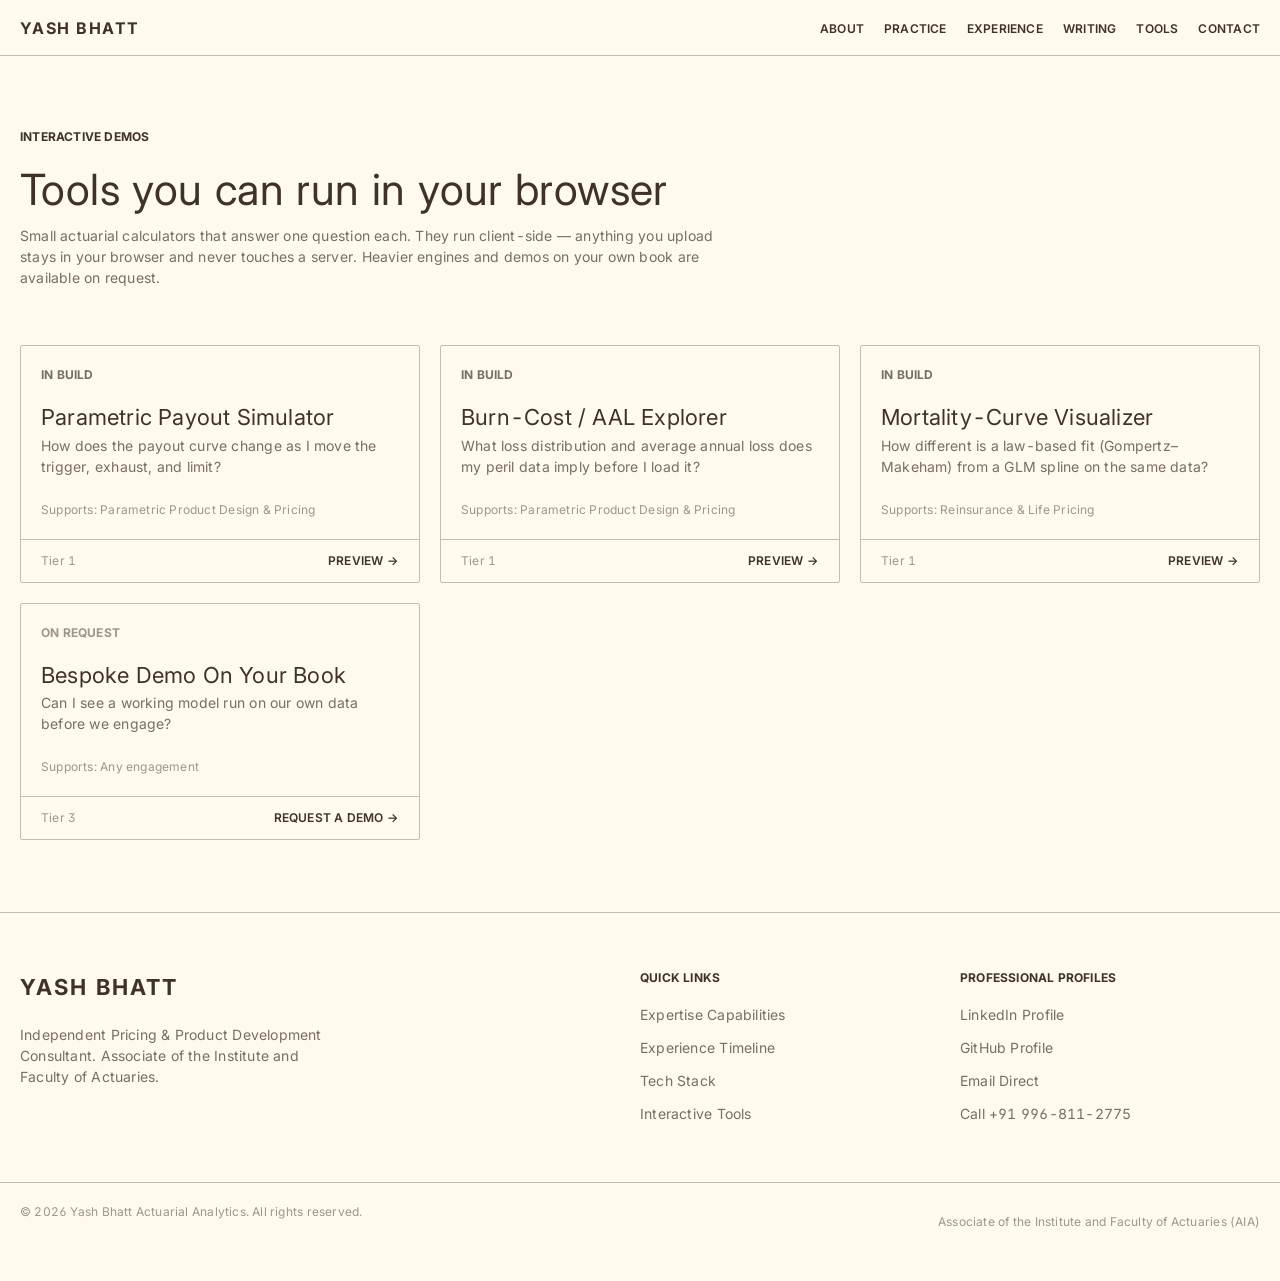
<file: tools/index.html>
<!DOCTYPE html>
<html lang="en">
<head>
  <meta charset="UTF-8">
  <meta name="viewport" content="width=device-width, initial-scale=1.0">
  <meta name="description" content="Interactive actuarial demos by Yash Bhatt — parametric payout simulation, burn-cost/AAL exploration, and mortality-curve fitting. Client-side tools that run in your browser.">
  <title>Tools — Interactive Actuarial Demos | Yash Bhatt</title>

  <!-- CSS Stylesheet Modules -->
  <link rel="stylesheet" href="../css/variables.css?v=2.0">
  <link rel="stylesheet" href="../css/base.css?v=2.0">
  <link rel="stylesheet" href="../css/layout.css?v=2.0">
  <link rel="stylesheet" href="../css/components.css?v=2.0">
  <link rel="stylesheet" href="../css/animations.css?v=2.0">
  <link rel="stylesheet" href="../css/tools.css?v=2.0">
</head>
<body>

  <!-- Header -->
  <header class="header" id="header">
    <div class="container nav">
      <a href="../index.html#hero" class="logo" aria-label="Yash Bhatt Home">
        Yash Bhatt
      </a>

      <nav aria-label="Primary Navigation">
        <ul class="nav-list">
          <li><a href="../index.html#profile" class="nav-link">About</a></li>
          <li><a href="../index.html#about" class="nav-link">Practice</a></li>
          <li><a href="../index.html#experience" class="nav-link">Experience</a></li>
          <li><a href="../index.html#insights" class="nav-link">Writing</a></li>
          <li><a href="index.html" class="nav-link active">Tools</a></li>
          <li><a href="../index.html#contact" class="nav-link">Contact</a></li>
        </ul>
      </nav>

      <button class="menu-btn" id="menuBtn" aria-expanded="false" aria-controls="mobileMenu" aria-label="Open menu">
        <span class="menu-btn-bar"></span>
        <span class="menu-btn-bar"></span>
        <span class="menu-btn-bar"></span>
      </button>
    </div>
  </header>

  <!-- Mobile Overlay Navigation -->
  <div class="mobile-menu" id="mobileMenu">
    <nav aria-label="Mobile Navigation">
      <ul class="mobile-nav-list">
        <li><a href="../index.html#profile" class="mobile-nav-link">About</a></li>
        <li><a href="../index.html#about" class="mobile-nav-link">Practice</a></li>
        <li><a href="../index.html#experience" class="mobile-nav-link">Experience</a></li>
        <li><a href="../index.html#insights" class="mobile-nav-link">Writing</a></li>
        <li><a href="index.html" class="mobile-nav-link">Tools</a></li>
        <li><a href="../index.html#contact" class="mobile-nav-link">Contact</a></li>
      </ul>
    </nav>
  </div>

  <main style="padding-top: var(--header-height);">
    <section class="section" id="tools">
      <div class="container">
        <div style="max-width: 720px; margin-bottom: var(--spacing-xl);">
          <span class="section-label">Interactive demos</span>
          <h1 style="font-size: var(--font-size-xxl); margin-block: var(--spacing-xs) var(--spacing-sm);">Tools you can run in your browser</h1>
          <p style="color: var(--color-text-secondary);">
            Small actuarial calculators that answer one question each. They run client-side —
            anything you upload stays in your browser and never touches a server. Heavier engines
            and demos on your own book are available on request.
          </p>
        </div>

        <!-- Grid is rendered from tools.json by tools.js -->
        <div class="grid grid-3" id="tools-grid">
          <noscript>
            <p style="color: var(--color-text-secondary);">
              These tools need JavaScript. Meanwhile, you can
              <a href="../index.html#contact" class="btn-link">request a demo</a>.
            </p>
          </noscript>
        </div>
      </div>
    </section>
  </main>

  <!-- Footer Section -->
  <footer class="footer">
    <div class="container footer-grid grid">
      <div class="footer-brand">
        <a href="../index.html#hero" class="logo" style="font-size: var(--font-size-md);">
          YASH BHATT
        </a>
        <p class="footer-brand-text">
          Independent Pricing & Product Development Consultant. Associate of the Institute and Faculty of Actuaries.
        </p>
      </div>

      <div>
        <h3 class="footer-links-title">Quick Links</h3>
        <ul class="footer-links-list">
          <li><a href="../index.html#about" class="footer-link">Expertise Capabilities</a></li>
          <li><a href="../index.html#experience" class="footer-link">Experience Timeline</a></li>
          <li><a href="../index.html#skills" class="footer-link">Tech Stack</a></li>
          <li><a href="index.html" class="footer-link">Interactive Tools</a></li>
        </ul>
      </div>

      <div>
        <h3 class="footer-links-title">Professional Profiles</h3>
        <ul class="footer-links-list">
          <li><a href="https://linkedin.com/in/yashbhatt28" class="footer-link" target="_blank" rel="noopener">LinkedIn Profile</a></li>
          <li><a href="https://github.com/yash-bhatt" class="footer-link" target="_blank" rel="noopener">GitHub Profile</a></li>
          <li><a href="mailto:b.yash289@gmail.com" class="footer-link">Email Direct</a></li>
          <li><a href="tel:+919968112775" class="footer-link">Call +91 996-811-2775</a></li>
        </ul>
      </div>
    </div>

    <div class="container footer-bottom">
      <p>&copy; <span id="currentYear">2026</span> Yash Bhatt Actuarial Analytics. All rights reserved.</p>
      <p>Associate of the Institute and Faculty of Actuaries (AIA)</p>
    </div>
  </footer>

  <!-- Scripts -->
  <script src="../js/main.js?v=2.0"></script>
  <script src="../js/scroll-effects.js?v=2.0"></script>
  <script src="tools.js?v=1.0"></script>
</body>
</html>
</file>
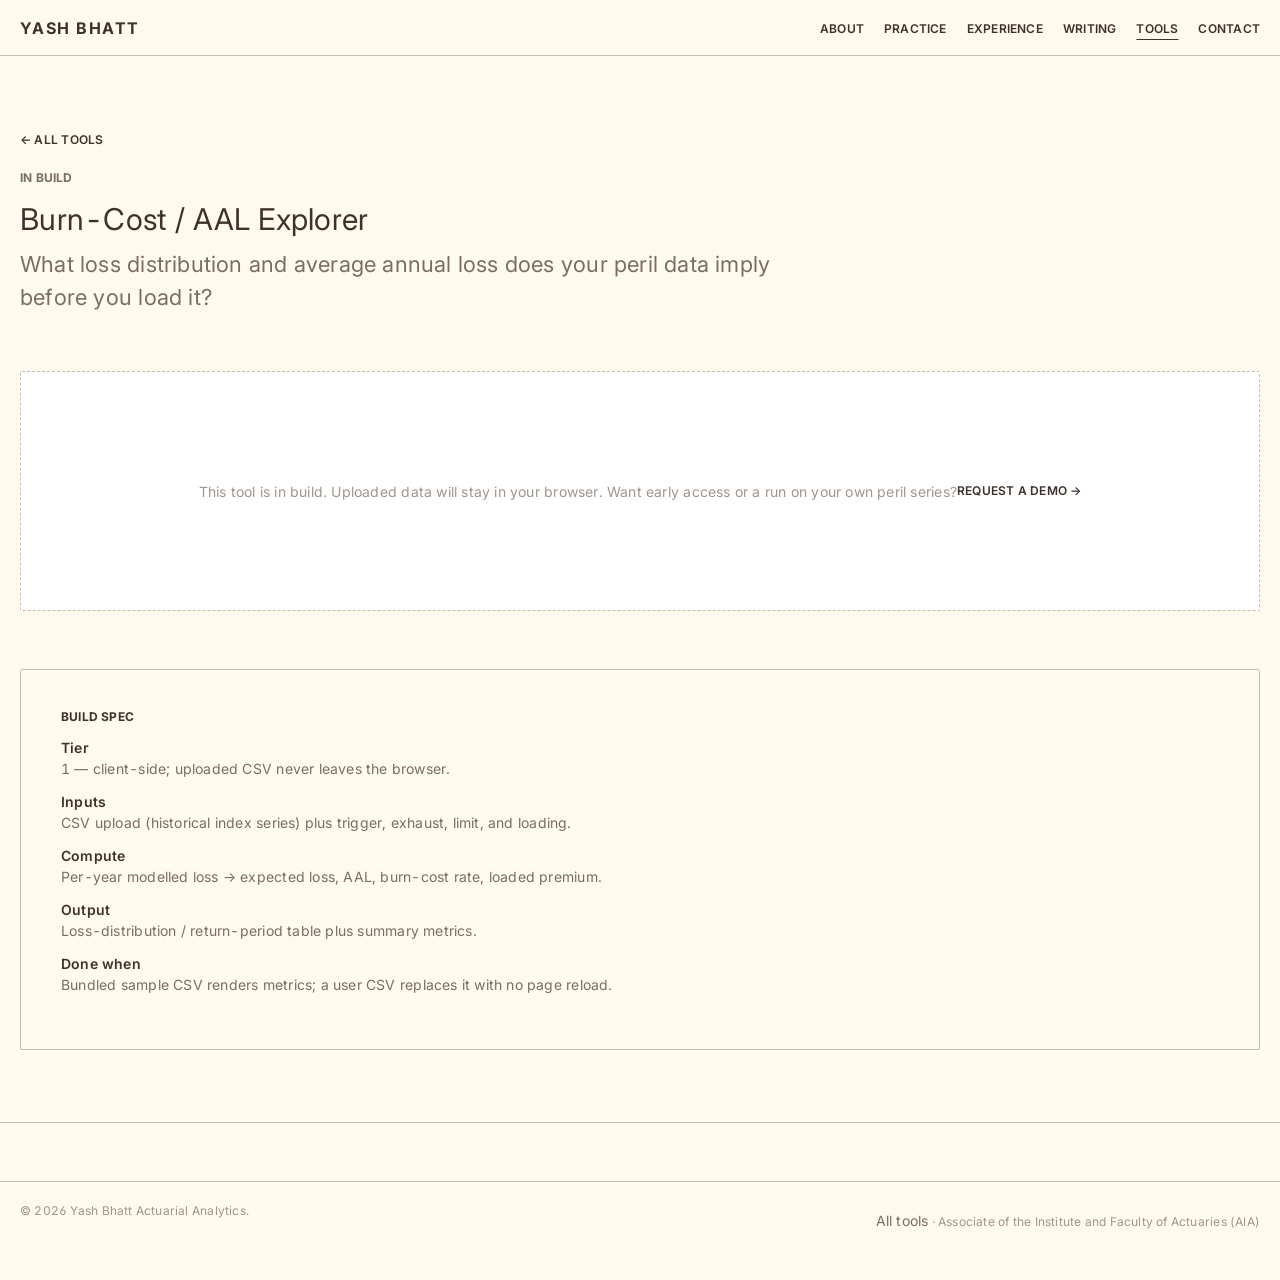
<file: tools/burn-cost-aal-explorer/index.html>
<!DOCTYPE html>
<html lang="en">
<head>
  <meta charset="UTF-8">
  <meta name="viewport" content="width=device-width, initial-scale=1.0">
  <meta name="description" content="Burn-Cost / AAL Explorer — see the loss distribution and average annual loss your peril data implies. An interactive actuarial tool by Yash Bhatt.">
  <title>Burn-Cost / AAL Explorer — Actuarial Tool | Yash Bhatt</title>

  <link rel="stylesheet" href="../../css/variables.css?v=2.0">
  <link rel="stylesheet" href="../../css/base.css?v=2.0">
  <link rel="stylesheet" href="../../css/layout.css?v=2.0">
  <link rel="stylesheet" href="../../css/components.css?v=2.0">
  <link rel="stylesheet" href="../../css/animations.css?v=2.0">
  <link rel="stylesheet" href="../../css/tools.css?v=2.0">
</head>
<body>

  <!-- Header -->
  <header class="header" id="header">
    <div class="container nav">
      <a href="../../index.html#hero" class="logo" aria-label="Yash Bhatt Home">
        Yash Bhatt
      </a>

      <nav aria-label="Primary Navigation">
        <ul class="nav-list">
          <li><a href="../../index.html#profile" class="nav-link">About</a></li>
          <li><a href="../../index.html#about" class="nav-link">Practice</a></li>
          <li><a href="../../index.html#experience" class="nav-link">Experience</a></li>
          <li><a href="../../index.html#insights" class="nav-link">Writing</a></li>
          <li><a href="../index.html" class="nav-link active">Tools</a></li>
          <li><a href="../../index.html#contact" class="nav-link">Contact</a></li>
        </ul>
      </nav>

      <button class="menu-btn" id="menuBtn" aria-expanded="false" aria-controls="mobileMenu" aria-label="Open menu">
        <span class="menu-btn-bar"></span>
        <span class="menu-btn-bar"></span>
        <span class="menu-btn-bar"></span>
      </button>
    </div>
  </header>

  <!-- Mobile Overlay Navigation -->
  <div class="mobile-menu" id="mobileMenu">
    <nav aria-label="Mobile Navigation">
      <ul class="mobile-nav-list">
        <li><a href="../../index.html#profile" class="mobile-nav-link">About</a></li>
        <li><a href="../../index.html#about" class="mobile-nav-link">Practice</a></li>
        <li><a href="../../index.html#experience" class="mobile-nav-link">Experience</a></li>
        <li><a href="../../index.html#insights" class="mobile-nav-link">Writing</a></li>
        <li><a href="../index.html" class="mobile-nav-link">Tools</a></li>
        <li><a href="../../index.html#contact" class="mobile-nav-link">Contact</a></li>
      </ul>
    </nav>
  </div>

  <main style="padding-top: var(--header-height);">
    <section class="section">
      <div class="container">
        <p style="margin-bottom: var(--spacing-md);"><a href="../index.html" class="btn-link">← All tools</a></p>

        <div class="tool-hero">
          <span class="tool-status tool-status--in-build tool-hero-status">In build</span>
          <h1 style="font-size: var(--font-size-xl);">Burn-Cost / AAL Explorer</h1>
          <p style="color: var(--color-text-secondary); font-size: var(--font-size-md);">What loss distribution and average annual loss does your peril data imply before you load it?</p>
        </div>

        <div id="tool-root">
          This tool is in build. Uploaded data will stay in your browser. Want early access or a run on your own peril series?
          <a href="../../index.html#contact" class="btn-link">Request a demo →</a>
        </div>

        <div class="tool-spec">
          <h2>Build spec</h2>
          <dl>
            <dt>Tier</dt><dd>1 — client-side; uploaded CSV never leaves the browser.</dd>
            <dt>Inputs</dt><dd>CSV upload (historical index series) plus trigger, exhaust, limit, and loading.</dd>
            <dt>Compute</dt><dd>Per-year modelled loss → expected loss, AAL, burn-cost rate, loaded premium.</dd>
            <dt>Output</dt><dd>Loss-distribution / return-period table plus summary metrics.</dd>
            <dt>Done when</dt><dd>Bundled sample CSV renders metrics; a user CSV replaces it with no page reload.</dd>
          </dl>
        </div>
      </div>
    </section>
  </main>

  <footer class="footer">
    <div class="container footer-bottom">
      <p>&copy; <span id="currentYear">2026</span> Yash Bhatt Actuarial Analytics.</p>
      <p><a href="../index.html" class="footer-link">All tools</a> · Associate of the Institute and Faculty of Actuaries (AIA)</p>
    </div>
  </footer>

  <script src="../../js/main.js?v=2.0"></script>
  <script src="../../js/scroll-effects.js?v=2.0"></script>
  <script src="tool.js?v=1.0"></script>
</body>
</html>
</file>
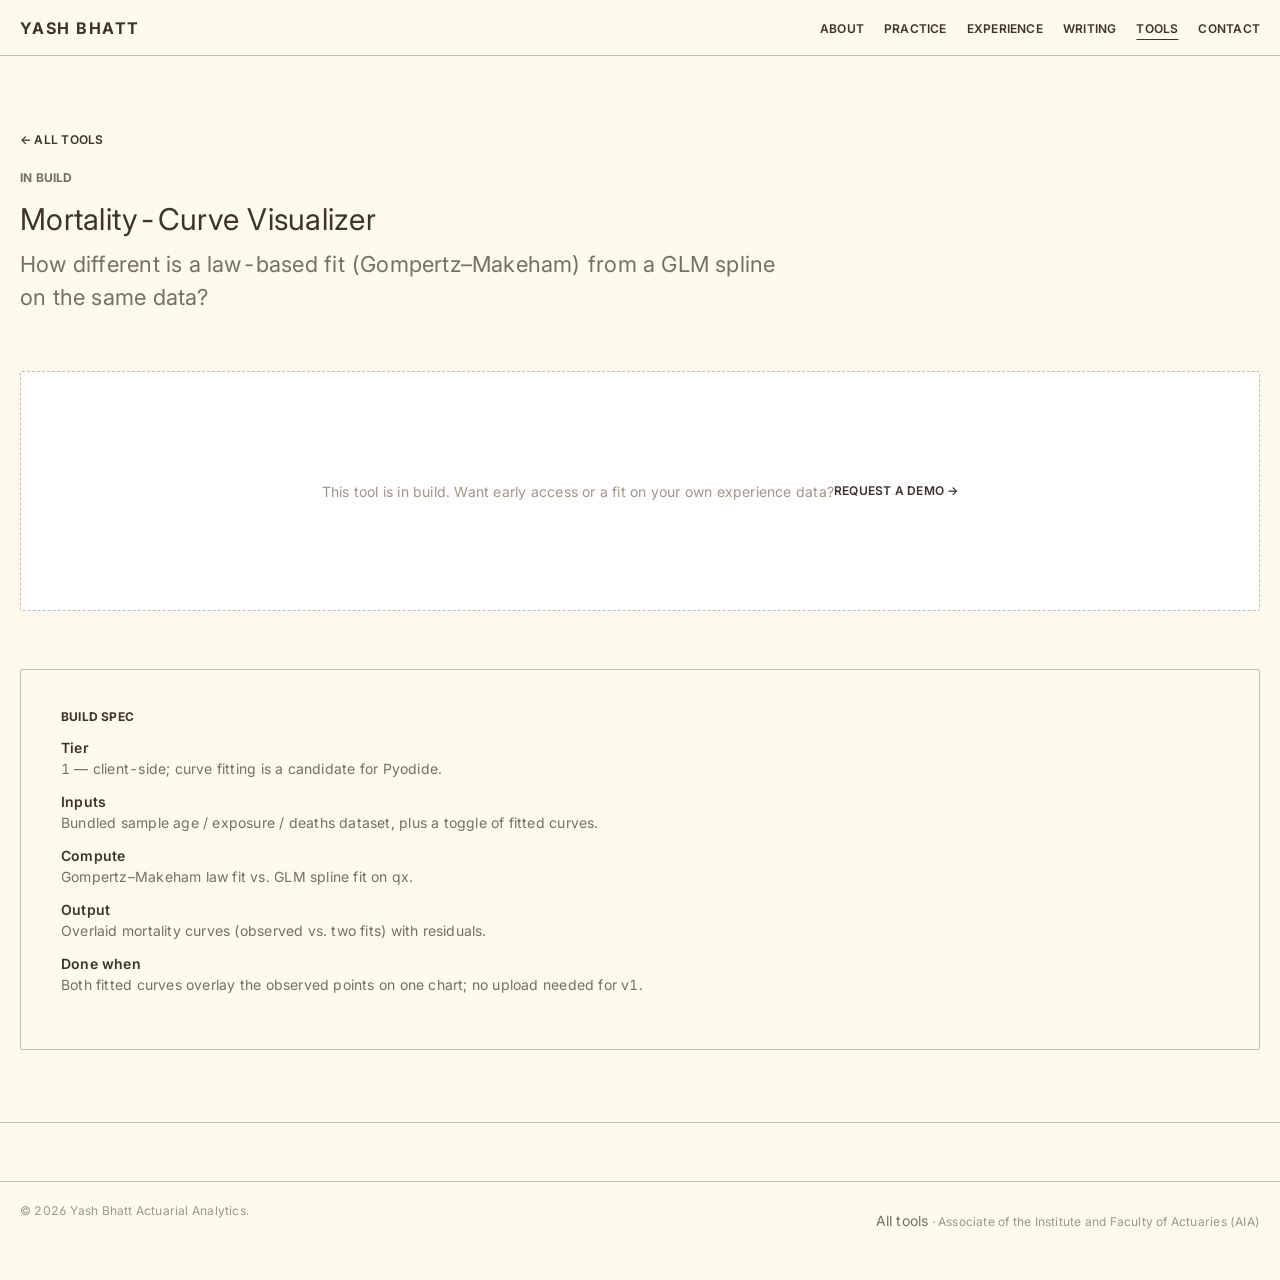
<file: tools/mortality-curve-visualizer/index.html>
<!DOCTYPE html>
<html lang="en">
<head>
  <meta charset="UTF-8">
  <meta name="viewport" content="width=device-width, initial-scale=1.0">
  <meta name="description" content="Mortality-Curve Visualizer — compare a law-based fit (Gompertz–Makeham) with a GLM spline on the same data. An interactive actuarial tool by Yash Bhatt.">
  <title>Mortality-Curve Visualizer — Actuarial Tool | Yash Bhatt</title>

  <link rel="stylesheet" href="../../css/variables.css?v=2.0">
  <link rel="stylesheet" href="../../css/base.css?v=2.0">
  <link rel="stylesheet" href="../../css/layout.css?v=2.0">
  <link rel="stylesheet" href="../../css/components.css?v=2.0">
  <link rel="stylesheet" href="../../css/animations.css?v=2.0">
  <link rel="stylesheet" href="../../css/tools.css?v=2.0">
</head>
<body>

  <!-- Header -->
  <header class="header" id="header">
    <div class="container nav">
      <a href="../../index.html#hero" class="logo" aria-label="Yash Bhatt Home">
        Yash Bhatt
      </a>

      <nav aria-label="Primary Navigation">
        <ul class="nav-list">
          <li><a href="../../index.html#profile" class="nav-link">About</a></li>
          <li><a href="../../index.html#about" class="nav-link">Practice</a></li>
          <li><a href="../../index.html#experience" class="nav-link">Experience</a></li>
          <li><a href="../../index.html#insights" class="nav-link">Writing</a></li>
          <li><a href="../index.html" class="nav-link active">Tools</a></li>
          <li><a href="../../index.html#contact" class="nav-link">Contact</a></li>
        </ul>
      </nav>

      <button class="menu-btn" id="menuBtn" aria-expanded="false" aria-controls="mobileMenu" aria-label="Open menu">
        <span class="menu-btn-bar"></span>
        <span class="menu-btn-bar"></span>
        <span class="menu-btn-bar"></span>
      </button>
    </div>
  </header>

  <!-- Mobile Overlay Navigation -->
  <div class="mobile-menu" id="mobileMenu">
    <nav aria-label="Mobile Navigation">
      <ul class="mobile-nav-list">
        <li><a href="../../index.html#profile" class="mobile-nav-link">About</a></li>
        <li><a href="../../index.html#about" class="mobile-nav-link">Practice</a></li>
        <li><a href="../../index.html#experience" class="mobile-nav-link">Experience</a></li>
        <li><a href="../../index.html#insights" class="mobile-nav-link">Writing</a></li>
        <li><a href="../index.html" class="mobile-nav-link">Tools</a></li>
        <li><a href="../../index.html#contact" class="mobile-nav-link">Contact</a></li>
      </ul>
    </nav>
  </div>

  <main style="padding-top: var(--header-height);">
    <section class="section">
      <div class="container">
        <p style="margin-bottom: var(--spacing-md);"><a href="../index.html" class="btn-link">← All tools</a></p>

        <div class="tool-hero">
          <span class="tool-status tool-status--in-build tool-hero-status">In build</span>
          <h1 style="font-size: var(--font-size-xl);">Mortality-Curve Visualizer</h1>
          <p style="color: var(--color-text-secondary); font-size: var(--font-size-md);">How different is a law-based fit (Gompertz–Makeham) from a GLM spline on the same data?</p>
        </div>

        <div id="tool-root">
          This tool is in build. Want early access or a fit on your own experience data?
          <a href="../../index.html#contact" class="btn-link">Request a demo →</a>
        </div>

        <div class="tool-spec">
          <h2>Build spec</h2>
          <dl>
            <dt>Tier</dt><dd>1 — client-side; curve fitting is a candidate for Pyodide.</dd>
            <dt>Inputs</dt><dd>Bundled sample age / exposure / deaths dataset, plus a toggle of fitted curves.</dd>
            <dt>Compute</dt><dd>Gompertz–Makeham law fit vs. GLM spline fit on qx.</dd>
            <dt>Output</dt><dd>Overlaid mortality curves (observed vs. two fits) with residuals.</dd>
            <dt>Done when</dt><dd>Both fitted curves overlay the observed points on one chart; no upload needed for v1.</dd>
          </dl>
        </div>
      </div>
    </section>
  </main>

  <footer class="footer">
    <div class="container footer-bottom">
      <p>&copy; <span id="currentYear">2026</span> Yash Bhatt Actuarial Analytics.</p>
      <p><a href="../index.html" class="footer-link">All tools</a> · Associate of the Institute and Faculty of Actuaries (AIA)</p>
    </div>
  </footer>

  <script src="../../js/main.js?v=2.0"></script>
  <script src="../../js/scroll-effects.js?v=2.0"></script>
  <script src="tool.js?v=1.0"></script>
</body>
</html>
</file>
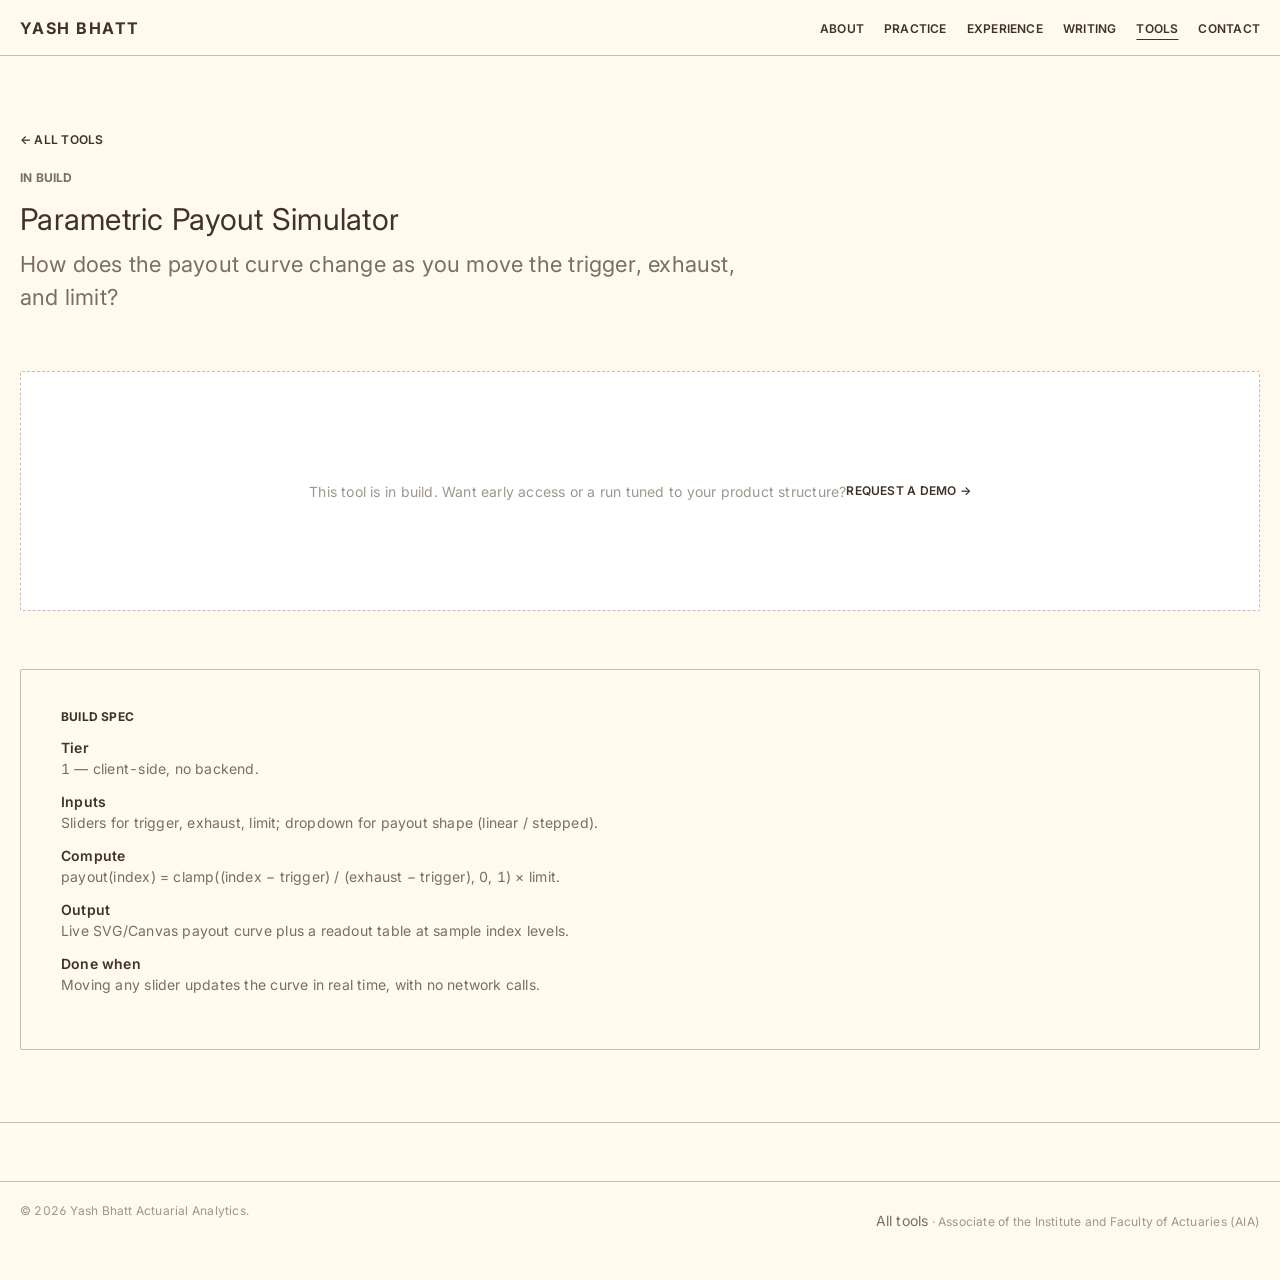
<file: tools/parametric-payout-simulator/index.html>
<!DOCTYPE html>
<html lang="en">
<head>
  <meta charset="UTF-8">
  <meta name="viewport" content="width=device-width, initial-scale=1.0">
  <meta name="description" content="Parametric Payout Simulator — see how the payout curve changes as you move the trigger, exhaust, and limit. An interactive actuarial tool by Yash Bhatt.">
  <title>Parametric Payout Simulator — Actuarial Tool | Yash Bhatt</title>

  <link rel="stylesheet" href="../../css/variables.css?v=2.0">
  <link rel="stylesheet" href="../../css/base.css?v=2.0">
  <link rel="stylesheet" href="../../css/layout.css?v=2.0">
  <link rel="stylesheet" href="../../css/components.css?v=2.0">
  <link rel="stylesheet" href="../../css/animations.css?v=2.0">
  <link rel="stylesheet" href="../../css/tools.css?v=2.0">
</head>
<body>

  <!-- Header -->
  <header class="header" id="header">
    <div class="container nav">
      <a href="../../index.html#hero" class="logo" aria-label="Yash Bhatt Home">
        Yash Bhatt
      </a>

      <nav aria-label="Primary Navigation">
        <ul class="nav-list">
          <li><a href="../../index.html#profile" class="nav-link">About</a></li>
          <li><a href="../../index.html#about" class="nav-link">Practice</a></li>
          <li><a href="../../index.html#experience" class="nav-link">Experience</a></li>
          <li><a href="../../index.html#insights" class="nav-link">Writing</a></li>
          <li><a href="../index.html" class="nav-link active">Tools</a></li>
          <li><a href="../../index.html#contact" class="nav-link">Contact</a></li>
        </ul>
      </nav>

      <button class="menu-btn" id="menuBtn" aria-expanded="false" aria-controls="mobileMenu" aria-label="Open menu">
        <span class="menu-btn-bar"></span>
        <span class="menu-btn-bar"></span>
        <span class="menu-btn-bar"></span>
      </button>
    </div>
  </header>

  <!-- Mobile Overlay Navigation -->
  <div class="mobile-menu" id="mobileMenu">
    <nav aria-label="Mobile Navigation">
      <ul class="mobile-nav-list">
        <li><a href="../../index.html#profile" class="mobile-nav-link">About</a></li>
        <li><a href="../../index.html#about" class="mobile-nav-link">Practice</a></li>
        <li><a href="../../index.html#experience" class="mobile-nav-link">Experience</a></li>
        <li><a href="../../index.html#insights" class="mobile-nav-link">Writing</a></li>
        <li><a href="../index.html" class="mobile-nav-link">Tools</a></li>
        <li><a href="../../index.html#contact" class="mobile-nav-link">Contact</a></li>
      </ul>
    </nav>
  </div>

  <main style="padding-top: var(--header-height);">
    <section class="section">
      <div class="container">
        <p style="margin-bottom: var(--spacing-md);"><a href="../index.html" class="btn-link">← All tools</a></p>

        <div class="tool-hero">
          <span class="tool-status tool-status--in-build tool-hero-status">In build</span>
          <h1 style="font-size: var(--font-size-xl);">Parametric Payout Simulator</h1>
          <p style="color: var(--color-text-secondary); font-size: var(--font-size-md);">How does the payout curve change as you move the trigger, exhaust, and limit?</p>
        </div>

        <div id="tool-root">
          This tool is in build. Want early access or a run tuned to your product structure?
          <a href="../../index.html#contact" class="btn-link">Request a demo →</a>
        </div>

        <div class="tool-spec">
          <h2>Build spec</h2>
          <dl>
            <dt>Tier</dt><dd>1 — client-side, no backend.</dd>
            <dt>Inputs</dt><dd>Sliders for trigger, exhaust, limit; dropdown for payout shape (linear / stepped).</dd>
            <dt>Compute</dt><dd>payout(index) = clamp((index − trigger) / (exhaust − trigger), 0, 1) × limit.</dd>
            <dt>Output</dt><dd>Live SVG/Canvas payout curve plus a readout table at sample index levels.</dd>
            <dt>Done when</dt><dd>Moving any slider updates the curve in real time, with no network calls.</dd>
          </dl>
        </div>
      </div>
    </section>
  </main>

  <footer class="footer">
    <div class="container footer-bottom">
      <p>&copy; <span id="currentYear">2026</span> Yash Bhatt Actuarial Analytics.</p>
      <p><a href="../index.html" class="footer-link">All tools</a> · Associate of the Institute and Faculty of Actuaries (AIA)</p>
    </div>
  </footer>

  <script src="../../js/main.js?v=2.0"></script>
  <script src="../../js/scroll-effects.js?v=2.0"></script>
  <script src="tool.js?v=1.0"></script>
</body>
</html>
</file>
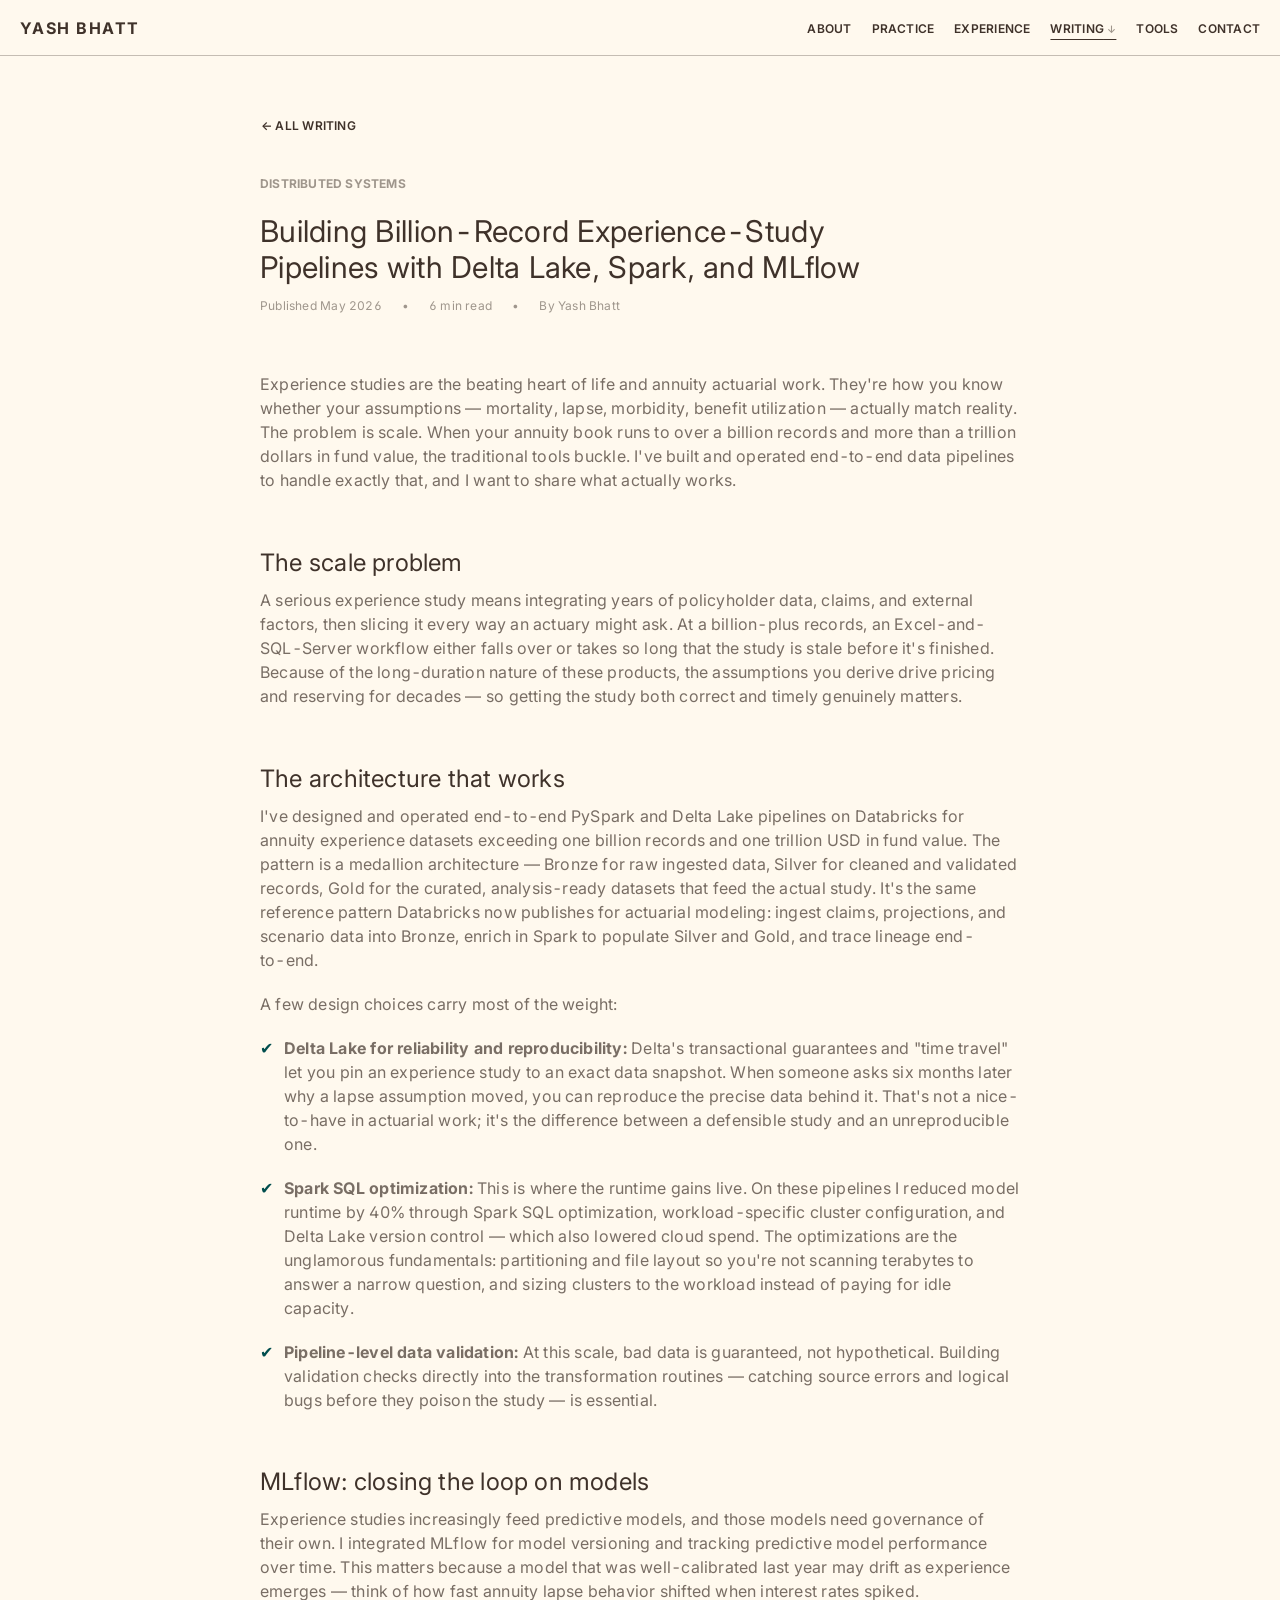
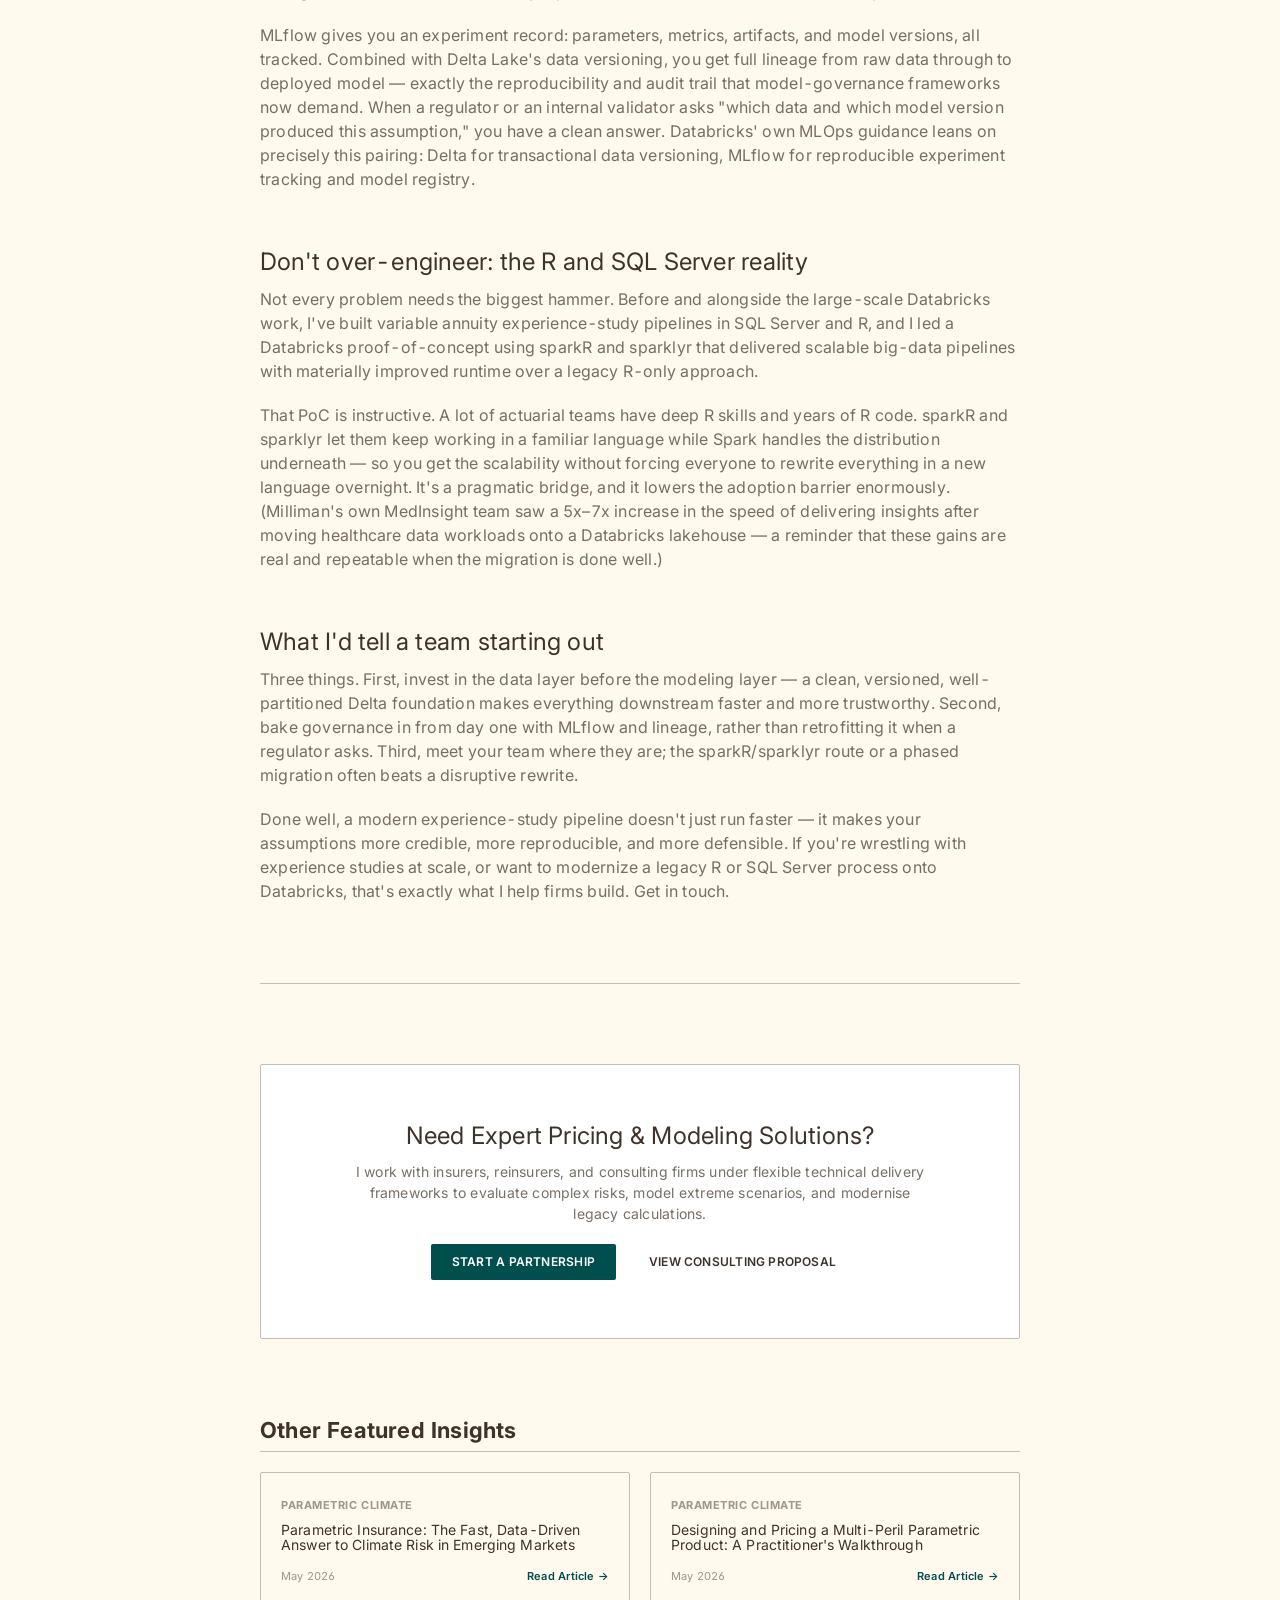
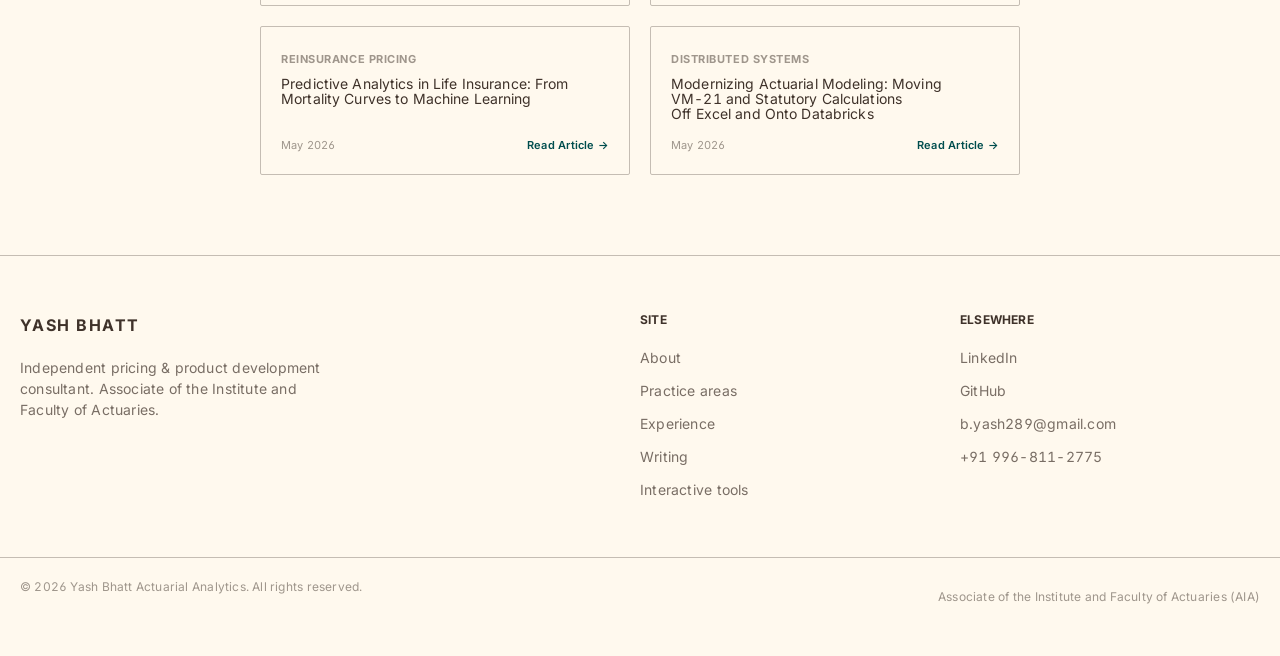
<file: articles/billion-record-experience-study-spark.html>
<!DOCTYPE html>
<html lang="en">
<head>
  <meta charset="UTF-8">
  <meta name="viewport" content="width=device-width, initial-scale=1.0">
  <meta name="description" content="Building Billion-Record Experience-Study Pipelines with Delta Lake, Spark, and MLflow - Yash Bhatt Insights">
  <title>Building Billion-Record Experience-Study Pipelines with Delta Lake, Spark, and MLflow | Yash Bhatt | Actuarial Pricing & Analytics Consultant</title>
  
  <!-- CSS Stylesheet Modules -->
  <link rel="stylesheet" href="../css/variables.css?v=2.0">
  <link rel="stylesheet" href="../css/base.css?v=2.0">
  <link rel="stylesheet" href="../css/layout.css?v=2.0">
  <link rel="stylesheet" href="../css/components.css?v=2.0">
  <link rel="stylesheet" href="../css/animations.css?v=2.0">
</head>
<body>

  <!-- Header -->
  <header class="header" id="header">
    <div class="container nav">
      <a href="../index.html#hero" class="logo" aria-label="Yash Bhatt Home">
        Yash Bhatt
      </a>

      <!-- Desktop Navigation Links -->
      <nav aria-label="Primary Navigation">
        <ul class="nav-list">
          <li><a href="../index.html#profile" class="nav-link">About</a></li>
          <li><a href="../index.html#about" class="nav-link">Practice</a></li>
          <li><a href="../index.html#experience" class="nav-link">Experience</a></li>
          <li class="nav-item dropdown">
            <a href="../index.html#insights" class="nav-link dropdown-toggle active">Writing</a>
            <ul class="dropdown-menu">
              <li><a href="parametric-insurance-climate-risk.html" class="dropdown-item">Parametric Insurance &amp; Climate Risk</a></li>
              <li><a href="designing-pricing-multi-peril-parametric.html" class="dropdown-item">Designing Multi-Peril Parametric Products</a></li>
              <li><a href="mortality-curves-actuarial-laws-glm-splines.html" class="dropdown-item">Mortality Curves You Can Defend</a></li>
              <li><a href="predictive-analytics-life-insurance.html" class="dropdown-item">Predictive Analytics in Life Insurance</a></li>
              <li><a href="microinsurance-vietnam-remittance.html" class="dropdown-item">Micro-Insurance at Remittance Scale</a></li>
              <li><a href="modernizing-actuarial-modeling-vm21.html" class="dropdown-item">Moving VM-21 to Databricks</a></li>
              <li><a href="billion-record-experience-study-spark.html" class="dropdown-item">Billion-Record Study Pipelines</a></li>
              <li><a href="model-governance-platform-migration.html" class="dropdown-item">Model Risk in Platform Migration</a></li>
            </ul>
          </li>
          <li><a href="../tools/index.html" class="nav-link">Tools</a></li>
          <li><a href="../index.html#contact" class="nav-link">Contact</a></li>
        </ul>
      </nav>

      <button class="menu-btn" id="menuBtn" aria-expanded="false" aria-controls="mobileMenu" aria-label="Open menu">
        <span class="menu-btn-bar"></span>
        <span class="menu-btn-bar"></span>
        <span class="menu-btn-bar"></span>
      </button>
    </div>
  </header>

  <!-- Mobile Overlay Navigation -->
  <div class="mobile-menu" id="mobileMenu">
    <nav aria-label="Mobile Navigation">
      <ul class="mobile-nav-list">
        <li><a href="../index.html#profile" class="mobile-nav-link">About</a></li>
        <li><a href="../index.html#about" class="mobile-nav-link">Practice</a></li>
        <li><a href="../index.html#experience" class="mobile-nav-link">Experience</a></li>
        <li><a href="../index.html#insights" class="mobile-nav-link">Writing</a></li>
        <li><a href="../tools/index.html" class="mobile-nav-link">Tools</a></li>
        <li><a href="../index.html#contact" class="mobile-nav-link">Contact</a></li>
      </ul>
    </nav>
  </div>

  <main style="padding-top: calc(var(--header-height) + var(--spacing-xl)); padding-bottom: var(--spacing-xxl);">
    <article class="container-narrow">
      
      <!-- Back to index -->
      <div style="margin-bottom: var(--spacing-lg);">
        <a href="../index.html#insights" class="btn btn-link">&larr; All writing</a>
      </div>

      <!-- Article Header -->
      <header style="margin-bottom: var(--spacing-xl);">
        <span class="section-label" style="color: var(--color-text-muted); margin-bottom: 0;">
          Distributed Systems
        </span>
        <h1 style="font-size: var(--font-size-xl); margin-top: var(--spacing-md); margin-bottom: var(--spacing-sm); line-height: 1.2; font-family: var(--font-heading); font-weight: 400; color: var(--color-text-primary);">
          Building Billion-Record Experience-Study Pipelines with Delta Lake, Spark, and MLflow
        </h1>
        <div style="color: var(--color-text-muted); font-size: var(--font-size-xs); display: flex; gap: var(--spacing-md); align-items: center;">
          <span>Published May 2026</span>
          <span>•</span>
          <span>6 min read</span>
          <span>•</span>
          <span>By Yash Bhatt</span>
        </div>
      </header>

      <!-- Article Content -->
      <div class="article-body" style="color: var(--color-text-secondary); line-height: var(--line-height-body); font-size: var(--font-size-base);">
        
<p>Experience studies are the beating heart of life and annuity actuarial work. They're how you know whether your assumptions — mortality, lapse, morbidity, benefit utilization — actually match reality. The problem is scale. When your annuity book runs to over a billion records and more than a trillion dollars in fund value, the traditional tools buckle. I've built and operated end-to-end data pipelines to handle exactly that, and I want to share what actually works.</p>

<h2 style="font-size: var(--font-size-lg); margin-top: var(--spacing-xl); margin-bottom: var(--spacing-sm); font-family: var(--font-heading); font-weight: 400; color: var(--color-text-primary);">The scale problem</h2>

<p>A serious experience study means integrating years of policyholder data, claims, and external factors, then slicing it every way an actuary might ask. At a billion-plus records, an Excel-and-SQL-Server workflow either falls over or takes so long that the study is stale before it's finished. Because of the long-duration nature of these products, the assumptions you derive drive pricing and reserving for decades — so getting the study both correct and timely genuinely matters.</p>

<h2 style="font-size: var(--font-size-lg); margin-top: var(--spacing-xl); margin-bottom: var(--spacing-sm); font-family: var(--font-heading); font-weight: 400; color: var(--color-text-primary);">The architecture that works</h2>

<p>I've designed and operated end-to-end PySpark and Delta Lake pipelines on Databricks for annuity experience datasets exceeding one billion records and one trillion USD in fund value. The pattern is a medallion architecture — Bronze for raw ingested data, Silver for cleaned and validated records, Gold for the curated, analysis-ready datasets that feed the actual study. It's the same reference pattern Databricks now publishes for actuarial modeling: ingest claims, projections, and scenario data into Bronze, enrich in Spark to populate Silver and Gold, and trace lineage end-to-end.</p>

<p>A few design choices carry most of the weight:</p>

<ul style="list-style-type: none; padding-left: 0; margin-bottom: var(--spacing-lg);">
  <li style="margin-bottom: var(--spacing-md); position: relative; padding-left: 24px;">
    <span style="position: absolute; left: 0; color: var(--color-accent); font-weight: bold;">✔</span>
    <strong>Delta Lake for reliability and reproducibility:</strong> Delta's transactional guarantees and "time travel" let you pin an experience study to an exact data snapshot. When someone asks six months later why a lapse assumption moved, you can reproduce the precise data behind it. That's not a nice-to-have in actuarial work; it's the difference between a defensible study and an unreproducible one.
  </li>
  <li style="margin-bottom: var(--spacing-md); position: relative; padding-left: 24px;">
    <span style="position: absolute; left: 0; color: var(--color-accent); font-weight: bold;">✔</span>
    <strong>Spark SQL optimization:</strong> This is where the runtime gains live. On these pipelines I reduced model runtime by 40% through Spark SQL optimization, workload-specific cluster configuration, and Delta Lake version control — which also lowered cloud spend. The optimizations are the unglamorous fundamentals: partitioning and file layout so you're not scanning terabytes to answer a narrow question, and sizing clusters to the workload instead of paying for idle capacity.
  </li>
  <li style="margin-bottom: var(--spacing-md); position: relative; padding-left: 24px;">
    <span style="position: absolute; left: 0; color: var(--color-accent); font-weight: bold;">✔</span>
    <strong>Pipeline-level data validation:</strong> At this scale, bad data is guaranteed, not hypothetical. Building validation checks directly into the transformation routines — catching source errors and logical bugs before they poison the study — is essential.
  </li>
</ul>

<h2 style="font-size: var(--font-size-lg); margin-top: var(--spacing-xl); margin-bottom: var(--spacing-sm); font-family: var(--font-heading); font-weight: 400; color: var(--color-text-primary);">MLflow: closing the loop on models</h2>

<p>Experience studies increasingly feed predictive models, and those models need governance of their own. I integrated MLflow for model versioning and tracking predictive model performance over time. This matters because a model that was well-calibrated last year may drift as experience emerges — think of how fast annuity lapse behavior shifted when interest rates spiked.</p>

<p>MLflow gives you an experiment record: parameters, metrics, artifacts, and model versions, all tracked. Combined with Delta Lake's data versioning, you get full lineage from raw data through to deployed model — exactly the reproducibility and audit trail that model-governance frameworks now demand. When a regulator or an internal validator asks "which data and which model version produced this assumption," you have a clean answer. Databricks' own MLOps guidance leans on precisely this pairing: Delta for transactional data versioning, MLflow for reproducible experiment tracking and model registry.</p>

<h2 style="font-size: var(--font-size-lg); margin-top: var(--spacing-xl); margin-bottom: var(--spacing-sm); font-family: var(--font-heading); font-weight: 400; color: var(--color-text-primary);">Don't over-engineer: the R and SQL Server reality</h2>

<p>Not every problem needs the biggest hammer. Before and alongside the large-scale Databricks work, I've built variable annuity experience-study pipelines in SQL Server and R, and I led a Databricks proof-of-concept using sparkR and sparklyr that delivered scalable big-data pipelines with materially improved runtime over a legacy R-only approach.</p>

<p>That PoC is instructive. A lot of actuarial teams have deep R skills and years of R code. sparkR and sparklyr let them keep working in a familiar language while Spark handles the distribution underneath — so you get the scalability without forcing everyone to rewrite everything in a new language overnight. It's a pragmatic bridge, and it lowers the adoption barrier enormously. (Milliman's own MedInsight team saw a 5x–7x increase in the speed of delivering insights after moving healthcare data workloads onto a Databricks lakehouse — a reminder that these gains are real and repeatable when the migration is done well.)</p>

<h2 style="font-size: var(--font-size-lg); margin-top: var(--spacing-xl); margin-bottom: var(--spacing-sm); font-family: var(--font-heading); font-weight: 400; color: var(--color-text-primary);">What I'd tell a team starting out</h2>

<p>Three things. First, invest in the data layer before the modeling layer — a clean, versioned, well-partitioned Delta foundation makes everything downstream faster and more trustworthy. Second, bake governance in from day one with MLflow and lineage, rather than retrofitting it when a regulator asks. Third, meet your team where they are; the sparkR/sparklyr route or a phased migration often beats a disruptive rewrite.</p>

<p>Done well, a modern experience-study pipeline doesn't just run faster — it makes your assumptions more credible, more reproducible, and more defensible. If you're wrestling with experience studies at scale, or want to modernize a legacy R or SQL Server process onto Databricks, that's exactly what I help firms build. Get in touch.</p>

      </div>

      <!-- Article Footer / CTA -->
      <hr style="border: 0; border-top: 1px solid var(--color-surface-border); margin-block: var(--spacing-xxl);">
      
      <div class="glass-card" style="padding: var(--spacing-xl); border-radius: var(--radius-md); text-align: center;">
        <h3 style="font-size: var(--font-size-lg); margin-bottom: var(--spacing-sm); font-family: var(--font-heading); color: var(--color-text-primary);">Need Expert Pricing & Modeling Solutions?</h3>
        <p style="color: var(--color-text-secondary); font-size: var(--font-size-sm); margin-bottom: var(--spacing-md); max-width: 600px; margin-inline: auto;">
          I work with insurers, reinsurers, and consulting firms under flexible technical delivery frameworks to evaluate complex risks, model extreme scenarios, and modernise legacy calculations.
        </p>
        <div style="display: flex; flex-wrap: wrap; gap: var(--spacing-md); justify-content: center;">
          <a href="../index.html#contact" class="btn btn-primary">Start a Partnership</a>
          <a href="../assets/Yash_Actuarial_Analytics_Proposal.pdf" class="btn btn-secondary" target="_blank" rel="noopener">View Consulting Proposal</a>
        </div>
      </div>
      
      <!-- Read More Navigation -->
      <div style="margin-top: var(--spacing-xxl);">
        <h4 style="font-size: var(--font-size-md); margin-bottom: var(--spacing-md); font-family: var(--font-heading); font-weight: 700; border-bottom: 1px solid var(--color-surface-border); padding-bottom: 8px; color: var(--color-text-primary);">
          Other Featured Insights
        </h4>
        <div class="grid grid-2" style="gap: var(--spacing-md);">
          
          <div class="insight-card scroll-reveal" style="display: flex; flex-direction: column; justify-content: space-between; padding: var(--spacing-md); border-radius: var(--radius-md); background-color: var(--color-surface); border: 1px solid var(--color-surface-border);">
            <div>
              <span style="color: var(--color-text-muted); font-weight: 700; font-size: 11px; text-transform: uppercase; letter-spacing: 0.05em;">Parametric Climate</span>
              <h5 style="font-size: var(--font-size-sm); margin-top: 8px; margin-bottom: var(--spacing-xs); font-family: var(--font-heading); font-weight: 400; color: var(--color-text-primary);">Parametric Insurance: The Fast, Data-Driven Answer to Climate Risk in Emerging Markets</h5>
            </div>
            <div style="margin-top: var(--spacing-sm); display: flex; justify-content: space-between; align-items: center; font-size: 11px; color: var(--color-text-muted);">
              <span>May 2026</span>
              <a href="parametric-insurance-climate-risk.html" style="font-weight: 600; color: var(--color-accent);">Read Article &rarr;</a>
            </div>
          </div>
        
          <div class="insight-card scroll-reveal" style="display: flex; flex-direction: column; justify-content: space-between; padding: var(--spacing-md); border-radius: var(--radius-md); background-color: var(--color-surface); border: 1px solid var(--color-surface-border);">
            <div>
              <span style="color: var(--color-text-muted); font-weight: 700; font-size: 11px; text-transform: uppercase; letter-spacing: 0.05em;">Parametric Climate</span>
              <h5 style="font-size: var(--font-size-sm); margin-top: 8px; margin-bottom: var(--spacing-xs); font-family: var(--font-heading); font-weight: 400; color: var(--color-text-primary);">Designing and Pricing a Multi-Peril Parametric Product: A Practitioner's Walkthrough</h5>
            </div>
            <div style="margin-top: var(--spacing-sm); display: flex; justify-content: space-between; align-items: center; font-size: 11px; color: var(--color-text-muted);">
              <span>May 2026</span>
              <a href="designing-pricing-multi-peril-parametric.html" style="font-weight: 600; color: var(--color-accent);">Read Article &rarr;</a>
            </div>
          </div>
        
          <div class="insight-card scroll-reveal" style="display: flex; flex-direction: column; justify-content: space-between; padding: var(--spacing-md); border-radius: var(--radius-md); background-color: var(--color-surface); border: 1px solid var(--color-surface-border);">
            <div>
              <span style="color: var(--color-text-muted); font-weight: 700; font-size: 11px; text-transform: uppercase; letter-spacing: 0.05em;">Reinsurance Pricing</span>
              <h5 style="font-size: var(--font-size-sm); margin-top: 8px; margin-bottom: var(--spacing-xs); font-family: var(--font-heading); font-weight: 400; color: var(--color-text-primary);">Predictive Analytics in Life Insurance: From Mortality Curves to Machine Learning</h5>
            </div>
            <div style="margin-top: var(--spacing-sm); display: flex; justify-content: space-between; align-items: center; font-size: 11px; color: var(--color-text-muted);">
              <span>May 2026</span>
              <a href="predictive-analytics-life-insurance.html" style="font-weight: 600; color: var(--color-accent);">Read Article &rarr;</a>
            </div>
          </div>
        
          <div class="insight-card scroll-reveal" style="display: flex; flex-direction: column; justify-content: space-between; padding: var(--spacing-md); border-radius: var(--radius-md); background-color: var(--color-surface); border: 1px solid var(--color-surface-border);">
            <div>
              <span style="color: var(--color-text-muted); font-weight: 700; font-size: 11px; text-transform: uppercase; letter-spacing: 0.05em;">Distributed Systems</span>
              <h5 style="font-size: var(--font-size-sm); margin-top: 8px; margin-bottom: var(--spacing-xs); font-family: var(--font-heading); font-weight: 400; color: var(--color-text-primary);">Modernizing Actuarial Modeling: Moving VM-21 and Statutory Calculations Off Excel and Onto Databricks</h5>
            </div>
            <div style="margin-top: var(--spacing-sm); display: flex; justify-content: space-between; align-items: center; font-size: 11px; color: var(--color-text-muted);">
              <span>May 2026</span>
              <a href="modernizing-actuarial-modeling-vm21.html" style="font-weight: 600; color: var(--color-accent);">Read Article &rarr;</a>
            </div>
          </div>
        
        </div>
      </div>

    </article>
  </main>

    <!-- Footer -->
  <footer class="footer">
    <div class="container footer-grid grid">
      <div class="footer-brand">
        <a href="../index.html#hero" class="logo">
          Yash Bhatt
        </a>
        <p class="footer-brand-text">
          Independent pricing &amp; product development consultant. Associate of the Institute and Faculty of Actuaries.
        </p>
      </div>

      <div>
        <h3 class="footer-links-title">Site</h3>
        <ul class="footer-links-list">
          <li><a href="../index.html#profile" class="footer-link">About</a></li>
          <li><a href="../index.html#about" class="footer-link">Practice areas</a></li>
          <li><a href="../index.html#experience" class="footer-link">Experience</a></li>
          <li><a href="../index.html#insights" class="footer-link">Writing</a></li>
          <li><a href="../tools/index.html" class="footer-link">Interactive tools</a></li>
        </ul>
      </div>

      <div>
        <h3 class="footer-links-title">Elsewhere</h3>
        <ul class="footer-links-list">
          <li><a href="https://linkedin.com/in/yashbhatt28" class="footer-link" target="_blank" rel="noopener">LinkedIn</a></li>
          <li><a href="https://github.com/yash-bhatt" class="footer-link" target="_blank" rel="noopener">GitHub</a></li>
          <li><a href="mailto:b.yash289@gmail.com" class="footer-link">b.yash289@gmail.com</a></li>
          <li><a href="tel:+919968112775" class="footer-link">+91 996-811-2775</a></li>
        </ul>
      </div>
    </div>

    <div class="container footer-bottom">
      <p>&copy; <span id="currentYear">2026</span> Yash Bhatt Actuarial Analytics. All rights reserved.</p>
      <p>Associate of the Institute and Faculty of Actuaries (AIA)</p>
    </div>
  </footer>

  <!-- Scripts -->
  <script src="../js/main.js?v=2.0"></script>
  <script src="../js/scroll-effects.js?v=2.0"></script>
</body>
</html>
</file>
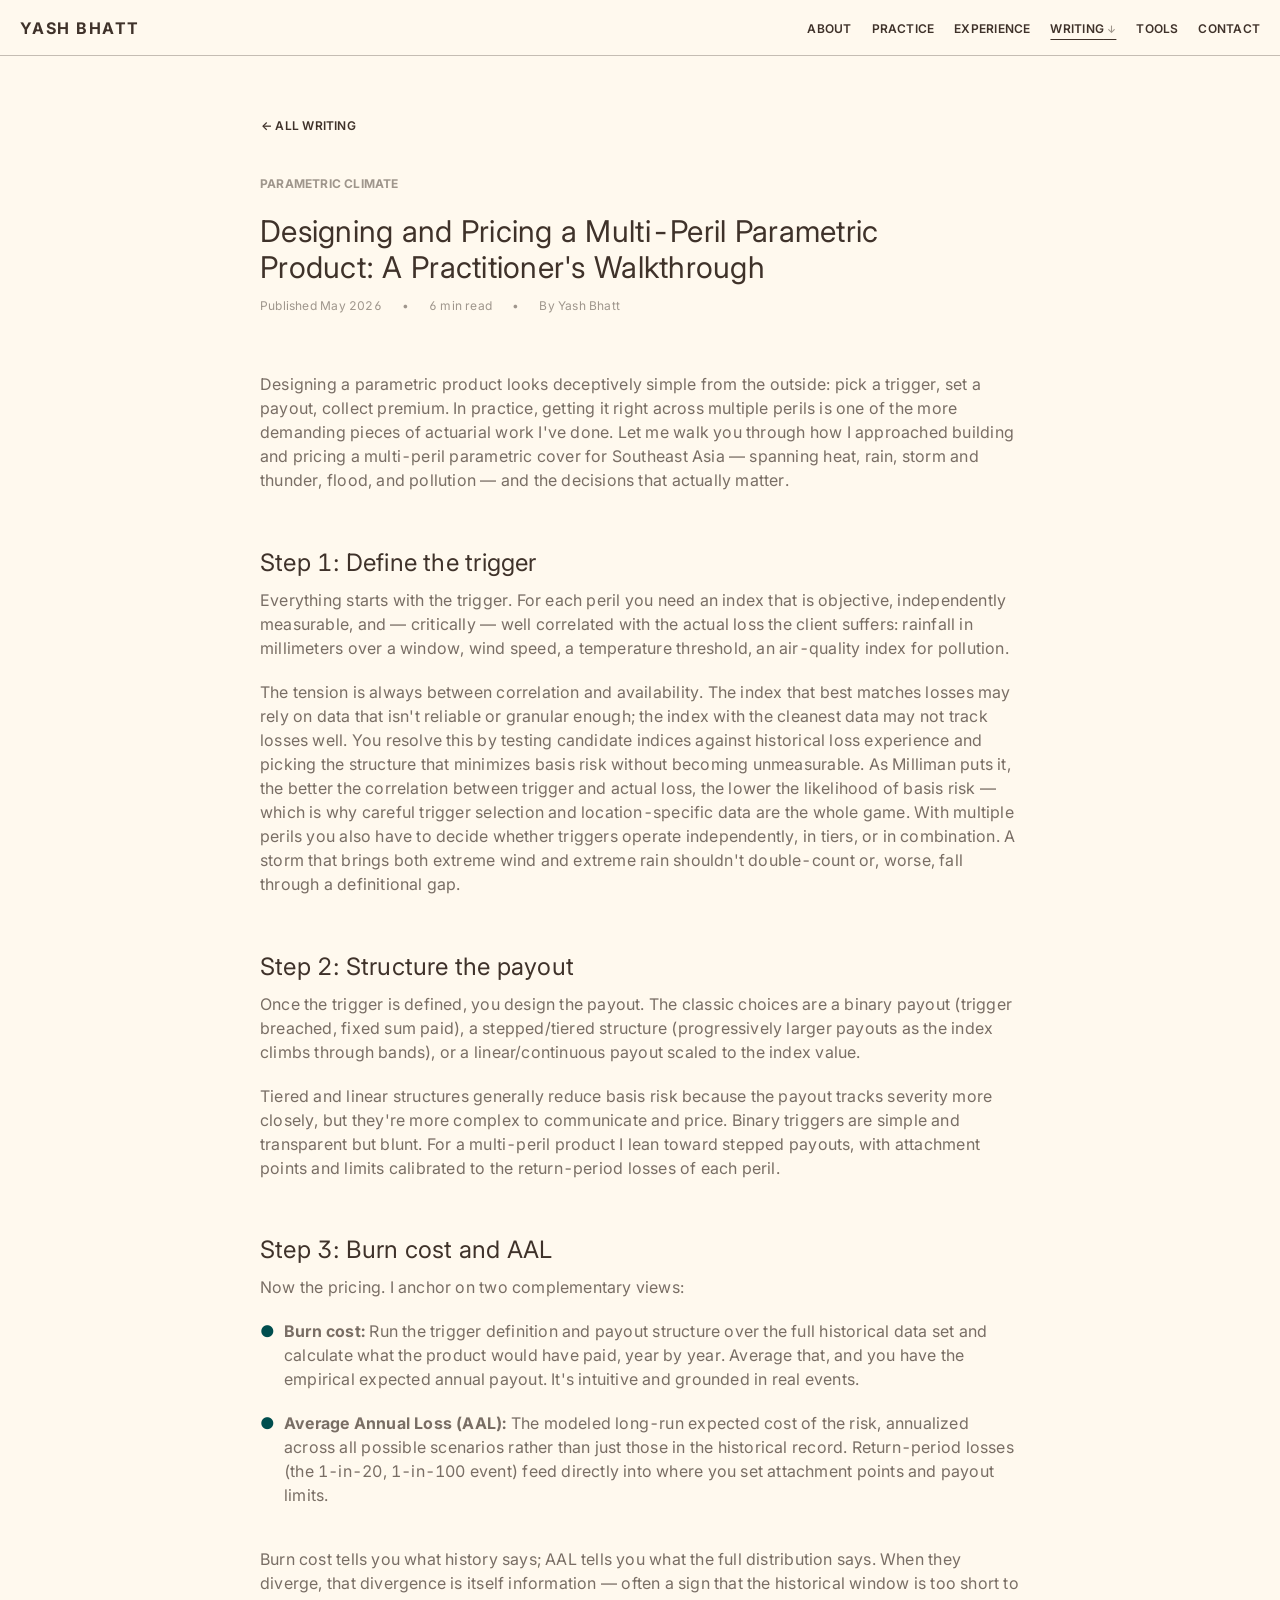
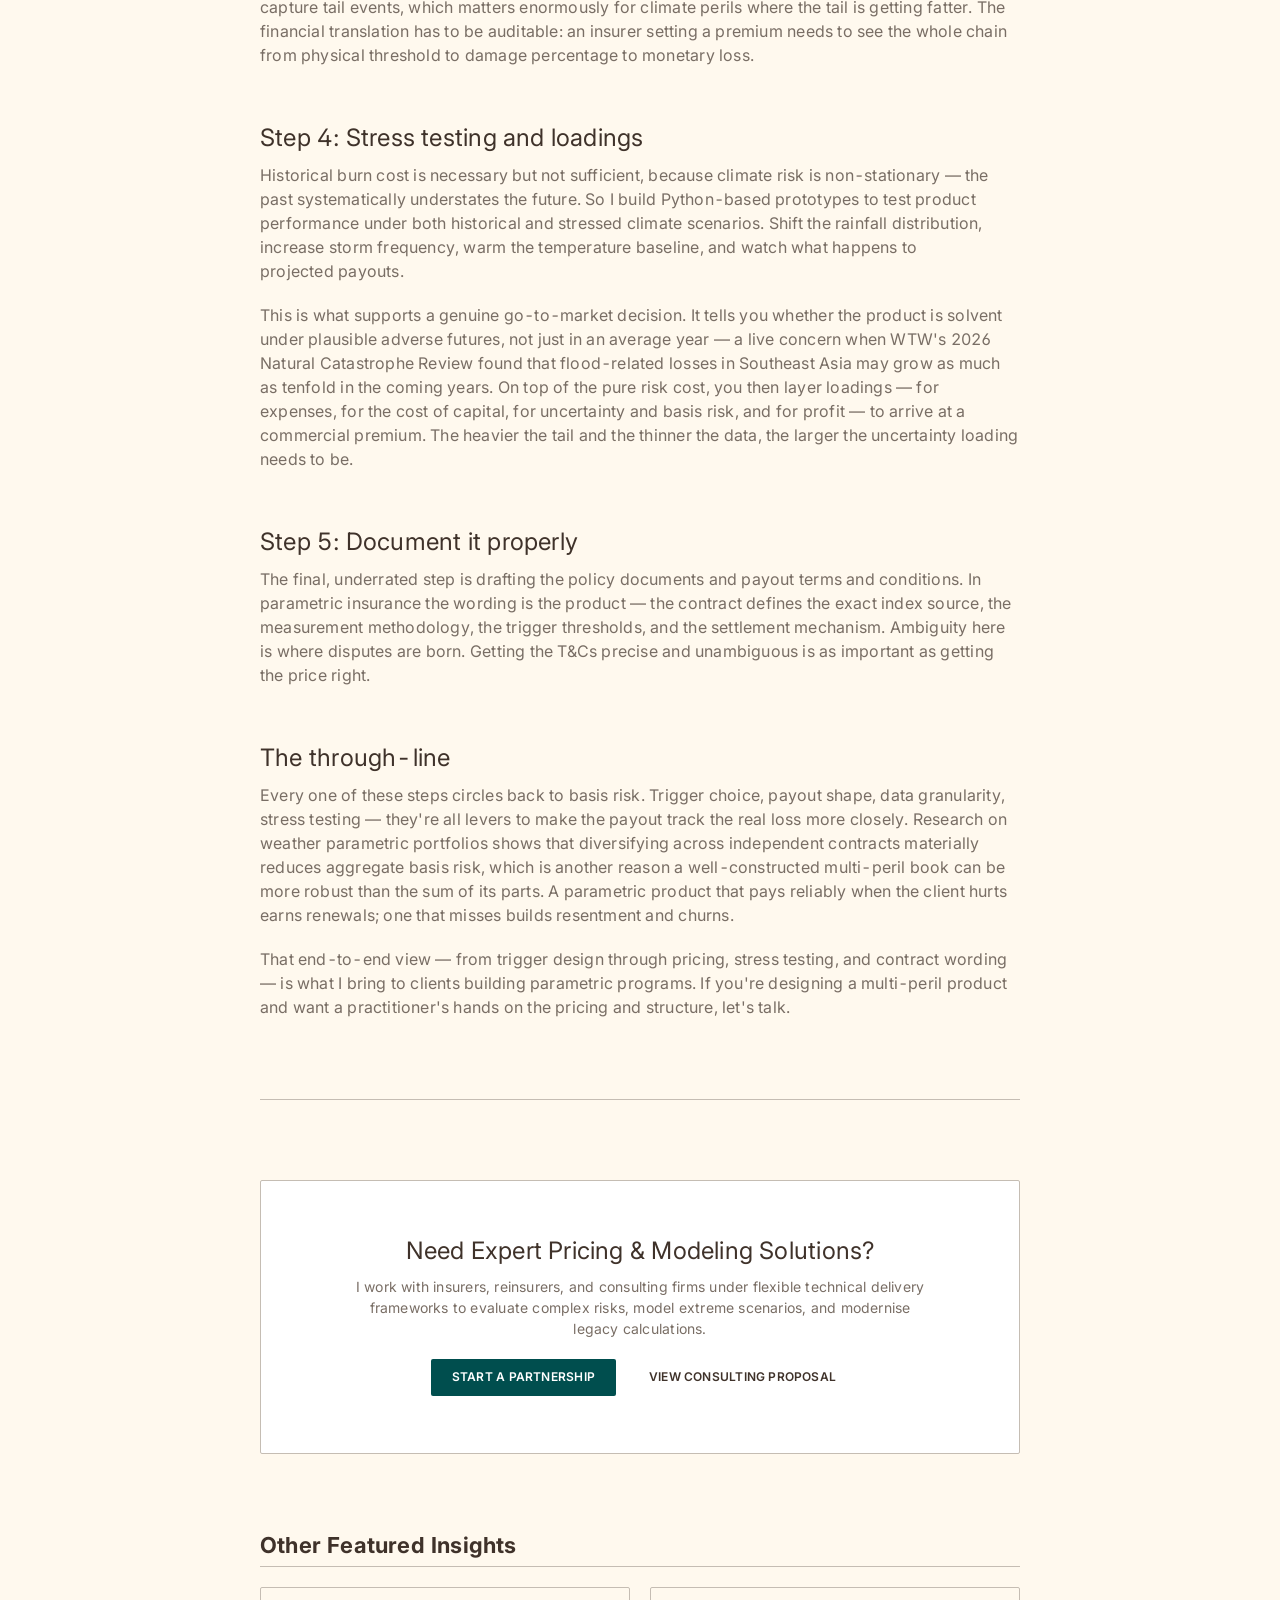
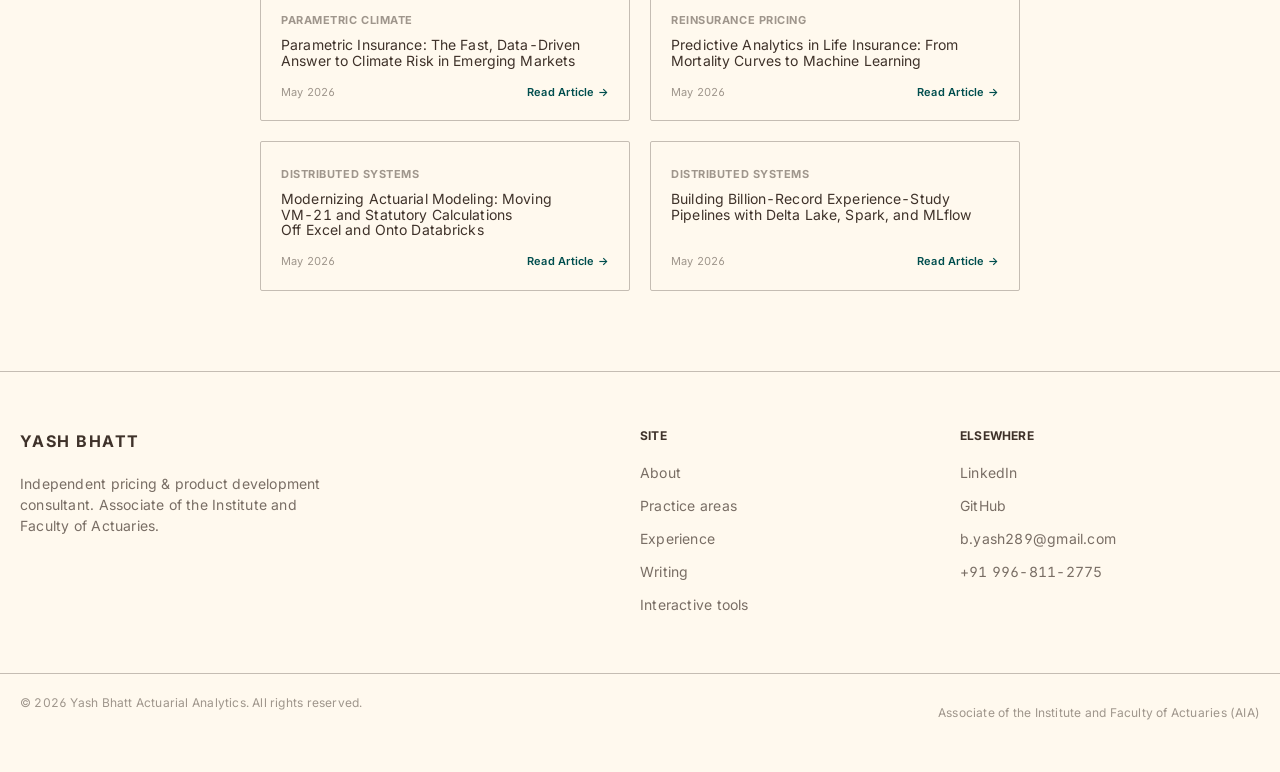
<file: articles/designing-pricing-multi-peril-parametric.html>
<!DOCTYPE html>
<html lang="en">
<head>
  <meta charset="UTF-8">
  <meta name="viewport" content="width=device-width, initial-scale=1.0">
  <meta name="description" content="Designing and Pricing a Multi-Peril Parametric Product: A Practitioner's Walkthrough - Yash Bhatt Insights">
  <title>Designing and Pricing a Multi-Peril Parametric Product: A Practitioner's Walkthrough | Yash Bhatt | Actuarial Pricing & Analytics Consultant</title>
  
  <!-- CSS Stylesheet Modules -->
  <link rel="stylesheet" href="../css/variables.css?v=2.0">
  <link rel="stylesheet" href="../css/base.css?v=2.0">
  <link rel="stylesheet" href="../css/layout.css?v=2.0">
  <link rel="stylesheet" href="../css/components.css?v=2.0">
  <link rel="stylesheet" href="../css/animations.css?v=2.0">
</head>
<body>

  <!-- Header -->
  <header class="header" id="header">
    <div class="container nav">
      <a href="../index.html#hero" class="logo" aria-label="Yash Bhatt Home">
        Yash Bhatt
      </a>

      <!-- Desktop Navigation Links -->
      <nav aria-label="Primary Navigation">
        <ul class="nav-list">
          <li><a href="../index.html#profile" class="nav-link">About</a></li>
          <li><a href="../index.html#about" class="nav-link">Practice</a></li>
          <li><a href="../index.html#experience" class="nav-link">Experience</a></li>
          <li class="nav-item dropdown">
            <a href="../index.html#insights" class="nav-link dropdown-toggle active">Writing</a>
            <ul class="dropdown-menu">
              <li><a href="parametric-insurance-climate-risk.html" class="dropdown-item">Parametric Insurance &amp; Climate Risk</a></li>
              <li><a href="designing-pricing-multi-peril-parametric.html" class="dropdown-item">Designing Multi-Peril Parametric Products</a></li>
              <li><a href="mortality-curves-actuarial-laws-glm-splines.html" class="dropdown-item">Mortality Curves You Can Defend</a></li>
              <li><a href="predictive-analytics-life-insurance.html" class="dropdown-item">Predictive Analytics in Life Insurance</a></li>
              <li><a href="microinsurance-vietnam-remittance.html" class="dropdown-item">Micro-Insurance at Remittance Scale</a></li>
              <li><a href="modernizing-actuarial-modeling-vm21.html" class="dropdown-item">Moving VM-21 to Databricks</a></li>
              <li><a href="billion-record-experience-study-spark.html" class="dropdown-item">Billion-Record Study Pipelines</a></li>
              <li><a href="model-governance-platform-migration.html" class="dropdown-item">Model Risk in Platform Migration</a></li>
            </ul>
          </li>
          <li><a href="../tools/index.html" class="nav-link">Tools</a></li>
          <li><a href="../index.html#contact" class="nav-link">Contact</a></li>
        </ul>
      </nav>

      <button class="menu-btn" id="menuBtn" aria-expanded="false" aria-controls="mobileMenu" aria-label="Open menu">
        <span class="menu-btn-bar"></span>
        <span class="menu-btn-bar"></span>
        <span class="menu-btn-bar"></span>
      </button>
    </div>
  </header>

  <!-- Mobile Overlay Navigation -->
  <div class="mobile-menu" id="mobileMenu">
    <nav aria-label="Mobile Navigation">
      <ul class="mobile-nav-list">
        <li><a href="../index.html#profile" class="mobile-nav-link">About</a></li>
        <li><a href="../index.html#about" class="mobile-nav-link">Practice</a></li>
        <li><a href="../index.html#experience" class="mobile-nav-link">Experience</a></li>
        <li><a href="../index.html#insights" class="mobile-nav-link">Writing</a></li>
        <li><a href="../tools/index.html" class="mobile-nav-link">Tools</a></li>
        <li><a href="../index.html#contact" class="mobile-nav-link">Contact</a></li>
      </ul>
    </nav>
  </div>

  <main style="padding-top: calc(var(--header-height) + var(--spacing-xl)); padding-bottom: var(--spacing-xxl);">
    <article class="container-narrow">
      
      <!-- Back to index -->
      <div style="margin-bottom: var(--spacing-lg);">
        <a href="../index.html#insights" class="btn btn-link">&larr; All writing</a>
      </div>

      <!-- Article Header -->
      <header style="margin-bottom: var(--spacing-xl);">
        <span class="section-label" style="color: var(--color-text-muted); margin-bottom: 0;">
          Parametric Climate
        </span>
        <h1 style="font-size: var(--font-size-xl); margin-top: var(--spacing-md); margin-bottom: var(--spacing-sm); line-height: 1.2; font-family: var(--font-heading); font-weight: 400; color: var(--color-text-primary);">
          Designing and Pricing a Multi-Peril Parametric Product: A Practitioner's Walkthrough
        </h1>
        <div style="color: var(--color-text-muted); font-size: var(--font-size-xs); display: flex; gap: var(--spacing-md); align-items: center;">
          <span>Published May 2026</span>
          <span>•</span>
          <span>6 min read</span>
          <span>•</span>
          <span>By Yash Bhatt</span>
        </div>
      </header>

      <!-- Article Content -->
      <div class="article-body" style="color: var(--color-text-secondary); line-height: var(--line-height-body); font-size: var(--font-size-base);">
        
<p>Designing a parametric product looks deceptively simple from the outside: pick a trigger, set a payout, collect premium. In practice, getting it right across multiple perils is one of the more demanding pieces of actuarial work I've done. Let me walk you through how I approached building and pricing a multi-peril parametric cover for Southeast Asia — spanning heat, rain, storm and thunder, flood, and pollution — and the decisions that actually matter.</p>

<h2 style="font-size: var(--font-size-lg); margin-top: var(--spacing-xl); margin-bottom: var(--spacing-sm); font-family: var(--font-heading); font-weight: 400; color: var(--color-text-primary);">Step 1: Define the trigger</h2>

<p>Everything starts with the trigger. For each peril you need an index that is objective, independently measurable, and — critically — well correlated with the actual loss the client suffers: rainfall in millimeters over a window, wind speed, a temperature threshold, an air-quality index for pollution.</p>

<p>The tension is always between correlation and availability. The index that best matches losses may rely on data that isn't reliable or granular enough; the index with the cleanest data may not track losses well. You resolve this by testing candidate indices against historical loss experience and picking the structure that minimizes basis risk without becoming unmeasurable. As Milliman puts it, the better the correlation between trigger and actual loss, the lower the likelihood of basis risk — which is why careful trigger selection and location-specific data are the whole game. With multiple perils you also have to decide whether triggers operate independently, in tiers, or in combination. A storm that brings both extreme wind and extreme rain shouldn't double-count or, worse, fall through a definitional gap.</p>

<h2 style="font-size: var(--font-size-lg); margin-top: var(--spacing-xl); margin-bottom: var(--spacing-sm); font-family: var(--font-heading); font-weight: 400; color: var(--color-text-primary);">Step 2: Structure the payout</h2>

<p>Once the trigger is defined, you design the payout. The classic choices are a binary payout (trigger breached, fixed sum paid), a stepped/tiered structure (progressively larger payouts as the index climbs through bands), or a linear/continuous payout scaled to the index value.</p>

<p>Tiered and linear structures generally reduce basis risk because the payout tracks severity more closely, but they're more complex to communicate and price. Binary triggers are simple and transparent but blunt. For a multi-peril product I lean toward stepped payouts, with attachment points and limits calibrated to the return-period losses of each peril.</p>

<h2 style="font-size: var(--font-size-lg); margin-top: var(--spacing-xl); margin-bottom: var(--spacing-sm); font-family: var(--font-heading); font-weight: 400; color: var(--color-text-primary);">Step 3: Burn cost and AAL</h2>

<p>Now the pricing. I anchor on two complementary views:</p>

<ul style="list-style-type: none; padding-left: 0; margin-bottom: var(--spacing-lg);">
  <li style="margin-bottom: var(--spacing-md); position: relative; padding-left: 24px;">
    <span style="position: absolute; left: 0; color: var(--color-accent); font-weight: bold;">●</span>
    <strong>Burn cost:</strong> Run the trigger definition and payout structure over the full historical data set and calculate what the product would have paid, year by year. Average that, and you have the empirical expected annual payout. It's intuitive and grounded in real events.
  </li>
  <li style="margin-bottom: var(--spacing-md); position: relative; padding-left: 24px;">
    <span style="position: absolute; left: 0; color: var(--color-accent); font-weight: bold;">●</span>
    <strong>Average Annual Loss (AAL):</strong> The modeled long-run expected cost of the risk, annualized across all possible scenarios rather than just those in the historical record. Return-period losses (the 1-in-20, 1-in-100 event) feed directly into where you set attachment points and payout limits.
  </li>
</ul>

<p>Burn cost tells you what history says; AAL tells you what the full distribution says. When they diverge, that divergence is itself information — often a sign that the historical window is too short to capture tail events, which matters enormously for climate perils where the tail is getting fatter. The financial translation has to be auditable: an insurer setting a premium needs to see the whole chain from physical threshold to damage percentage to monetary loss.</p>

<h2 style="font-size: var(--font-size-lg); margin-top: var(--spacing-xl); margin-bottom: var(--spacing-sm); font-family: var(--font-heading); font-weight: 400; color: var(--color-text-primary);">Step 4: Stress testing and loadings</h2>

<p>Historical burn cost is necessary but not sufficient, because climate risk is non-stationary — the past systematically understates the future. So I build Python-based prototypes to test product performance under both historical and stressed climate scenarios. Shift the rainfall distribution, increase storm frequency, warm the temperature baseline, and watch what happens to projected payouts.</p>

<p>This is what supports a genuine go-to-market decision. It tells you whether the product is solvent under plausible adverse futures, not just in an average year — a live concern when WTW's 2026 Natural Catastrophe Review found that flood-related losses in Southeast Asia may grow as much as tenfold in the coming years. On top of the pure risk cost, you then layer loadings — for expenses, for the cost of capital, for uncertainty and basis risk, and for profit — to arrive at a commercial premium. The heavier the tail and the thinner the data, the larger the uncertainty loading needs to be.</p>

<h2 style="font-size: var(--font-size-lg); margin-top: var(--spacing-xl); margin-bottom: var(--spacing-sm); font-family: var(--font-heading); font-weight: 400; color: var(--color-text-primary);">Step 5: Document it properly</h2>

<p>The final, underrated step is drafting the policy documents and payout terms and conditions. In parametric insurance the wording is the product — the contract defines the exact index source, the measurement methodology, the trigger thresholds, and the settlement mechanism. Ambiguity here is where disputes are born. Getting the T&Cs precise and unambiguous is as important as getting the price right.</p>

<h2 style="font-size: var(--font-size-lg); margin-top: var(--spacing-xl); margin-bottom: var(--spacing-sm); font-family: var(--font-heading); font-weight: 400; color: var(--color-text-primary);">The through-line</h2>

<p>Every one of these steps circles back to basis risk. Trigger choice, payout shape, data granularity, stress testing — they're all levers to make the payout track the real loss more closely. Research on weather parametric portfolios shows that diversifying across independent contracts materially reduces aggregate basis risk, which is another reason a well-constructed multi-peril book can be more robust than the sum of its parts. A parametric product that pays reliably when the client hurts earns renewals; one that misses builds resentment and churns.</p>

<p>That end-to-end view — from trigger design through pricing, stress testing, and contract wording — is what I bring to clients building parametric programs. If you're designing a multi-peril product and want a practitioner's hands on the pricing and structure, let's talk.</p>

      </div>

      <!-- Article Footer / CTA -->
      <hr style="border: 0; border-top: 1px solid var(--color-surface-border); margin-block: var(--spacing-xxl);">
      
      <div class="glass-card" style="padding: var(--spacing-xl); border-radius: var(--radius-md); text-align: center;">
        <h3 style="font-size: var(--font-size-lg); margin-bottom: var(--spacing-sm); font-family: var(--font-heading); color: var(--color-text-primary);">Need Expert Pricing & Modeling Solutions?</h3>
        <p style="color: var(--color-text-secondary); font-size: var(--font-size-sm); margin-bottom: var(--spacing-md); max-width: 600px; margin-inline: auto;">
          I work with insurers, reinsurers, and consulting firms under flexible technical delivery frameworks to evaluate complex risks, model extreme scenarios, and modernise legacy calculations.
        </p>
        <div style="display: flex; flex-wrap: wrap; gap: var(--spacing-md); justify-content: center;">
          <a href="../index.html#contact" class="btn btn-primary">Start a Partnership</a>
          <a href="../assets/Yash_Actuarial_Analytics_Proposal.pdf" class="btn btn-secondary" target="_blank" rel="noopener">View Consulting Proposal</a>
        </div>
      </div>
      
      <!-- Read More Navigation -->
      <div style="margin-top: var(--spacing-xxl);">
        <h4 style="font-size: var(--font-size-md); margin-bottom: var(--spacing-md); font-family: var(--font-heading); font-weight: 700; border-bottom: 1px solid var(--color-surface-border); padding-bottom: 8px; color: var(--color-text-primary);">
          Other Featured Insights
        </h4>
        <div class="grid grid-2" style="gap: var(--spacing-md);">
          
          <div class="insight-card scroll-reveal" style="display: flex; flex-direction: column; justify-content: space-between; padding: var(--spacing-md); border-radius: var(--radius-md); background-color: var(--color-surface); border: 1px solid var(--color-surface-border);">
            <div>
              <span style="color: var(--color-text-muted); font-weight: 700; font-size: 11px; text-transform: uppercase; letter-spacing: 0.05em;">Parametric Climate</span>
              <h5 style="font-size: var(--font-size-sm); margin-top: 8px; margin-bottom: var(--spacing-xs); font-family: var(--font-heading); font-weight: 400; color: var(--color-text-primary);">Parametric Insurance: The Fast, Data-Driven Answer to Climate Risk in Emerging Markets</h5>
            </div>
            <div style="margin-top: var(--spacing-sm); display: flex; justify-content: space-between; align-items: center; font-size: 11px; color: var(--color-text-muted);">
              <span>May 2026</span>
              <a href="parametric-insurance-climate-risk.html" style="font-weight: 600; color: var(--color-accent);">Read Article &rarr;</a>
            </div>
          </div>
        
          <div class="insight-card scroll-reveal" style="display: flex; flex-direction: column; justify-content: space-between; padding: var(--spacing-md); border-radius: var(--radius-md); background-color: var(--color-surface); border: 1px solid var(--color-surface-border);">
            <div>
              <span style="color: var(--color-text-muted); font-weight: 700; font-size: 11px; text-transform: uppercase; letter-spacing: 0.05em;">Reinsurance Pricing</span>
              <h5 style="font-size: var(--font-size-sm); margin-top: 8px; margin-bottom: var(--spacing-xs); font-family: var(--font-heading); font-weight: 400; color: var(--color-text-primary);">Predictive Analytics in Life Insurance: From Mortality Curves to Machine Learning</h5>
            </div>
            <div style="margin-top: var(--spacing-sm); display: flex; justify-content: space-between; align-items: center; font-size: 11px; color: var(--color-text-muted);">
              <span>May 2026</span>
              <a href="predictive-analytics-life-insurance.html" style="font-weight: 600; color: var(--color-accent);">Read Article &rarr;</a>
            </div>
          </div>
        
          <div class="insight-card scroll-reveal" style="display: flex; flex-direction: column; justify-content: space-between; padding: var(--spacing-md); border-radius: var(--radius-md); background-color: var(--color-surface); border: 1px solid var(--color-surface-border);">
            <div>
              <span style="color: var(--color-text-muted); font-weight: 700; font-size: 11px; text-transform: uppercase; letter-spacing: 0.05em;">Distributed Systems</span>
              <h5 style="font-size: var(--font-size-sm); margin-top: 8px; margin-bottom: var(--spacing-xs); font-family: var(--font-heading); font-weight: 400; color: var(--color-text-primary);">Modernizing Actuarial Modeling: Moving VM-21 and Statutory Calculations Off Excel and Onto Databricks</h5>
            </div>
            <div style="margin-top: var(--spacing-sm); display: flex; justify-content: space-between; align-items: center; font-size: 11px; color: var(--color-text-muted);">
              <span>May 2026</span>
              <a href="modernizing-actuarial-modeling-vm21.html" style="font-weight: 600; color: var(--color-accent);">Read Article &rarr;</a>
            </div>
          </div>
        
          <div class="insight-card scroll-reveal" style="display: flex; flex-direction: column; justify-content: space-between; padding: var(--spacing-md); border-radius: var(--radius-md); background-color: var(--color-surface); border: 1px solid var(--color-surface-border);">
            <div>
              <span style="color: var(--color-text-muted); font-weight: 700; font-size: 11px; text-transform: uppercase; letter-spacing: 0.05em;">Distributed Systems</span>
              <h5 style="font-size: var(--font-size-sm); margin-top: 8px; margin-bottom: var(--spacing-xs); font-family: var(--font-heading); font-weight: 400; color: var(--color-text-primary);">Building Billion-Record Experience-Study Pipelines with Delta Lake, Spark, and MLflow</h5>
            </div>
            <div style="margin-top: var(--spacing-sm); display: flex; justify-content: space-between; align-items: center; font-size: 11px; color: var(--color-text-muted);">
              <span>May 2026</span>
              <a href="billion-record-experience-study-spark.html" style="font-weight: 600; color: var(--color-accent);">Read Article &rarr;</a>
            </div>
          </div>
        
        </div>
      </div>

    </article>
  </main>

    <!-- Footer -->
  <footer class="footer">
    <div class="container footer-grid grid">
      <div class="footer-brand">
        <a href="../index.html#hero" class="logo">
          Yash Bhatt
        </a>
        <p class="footer-brand-text">
          Independent pricing &amp; product development consultant. Associate of the Institute and Faculty of Actuaries.
        </p>
      </div>

      <div>
        <h3 class="footer-links-title">Site</h3>
        <ul class="footer-links-list">
          <li><a href="../index.html#profile" class="footer-link">About</a></li>
          <li><a href="../index.html#about" class="footer-link">Practice areas</a></li>
          <li><a href="../index.html#experience" class="footer-link">Experience</a></li>
          <li><a href="../index.html#insights" class="footer-link">Writing</a></li>
          <li><a href="../tools/index.html" class="footer-link">Interactive tools</a></li>
        </ul>
      </div>

      <div>
        <h3 class="footer-links-title">Elsewhere</h3>
        <ul class="footer-links-list">
          <li><a href="https://linkedin.com/in/yashbhatt28" class="footer-link" target="_blank" rel="noopener">LinkedIn</a></li>
          <li><a href="https://github.com/yash-bhatt" class="footer-link" target="_blank" rel="noopener">GitHub</a></li>
          <li><a href="mailto:b.yash289@gmail.com" class="footer-link">b.yash289@gmail.com</a></li>
          <li><a href="tel:+919968112775" class="footer-link">+91 996-811-2775</a></li>
        </ul>
      </div>
    </div>

    <div class="container footer-bottom">
      <p>&copy; <span id="currentYear">2026</span> Yash Bhatt Actuarial Analytics. All rights reserved.</p>
      <p>Associate of the Institute and Faculty of Actuaries (AIA)</p>
    </div>
  </footer>

  <!-- Scripts -->
  <script src="../js/main.js?v=2.0"></script>
  <script src="../js/scroll-effects.js?v=2.0"></script>
</body>
</html>
</file>
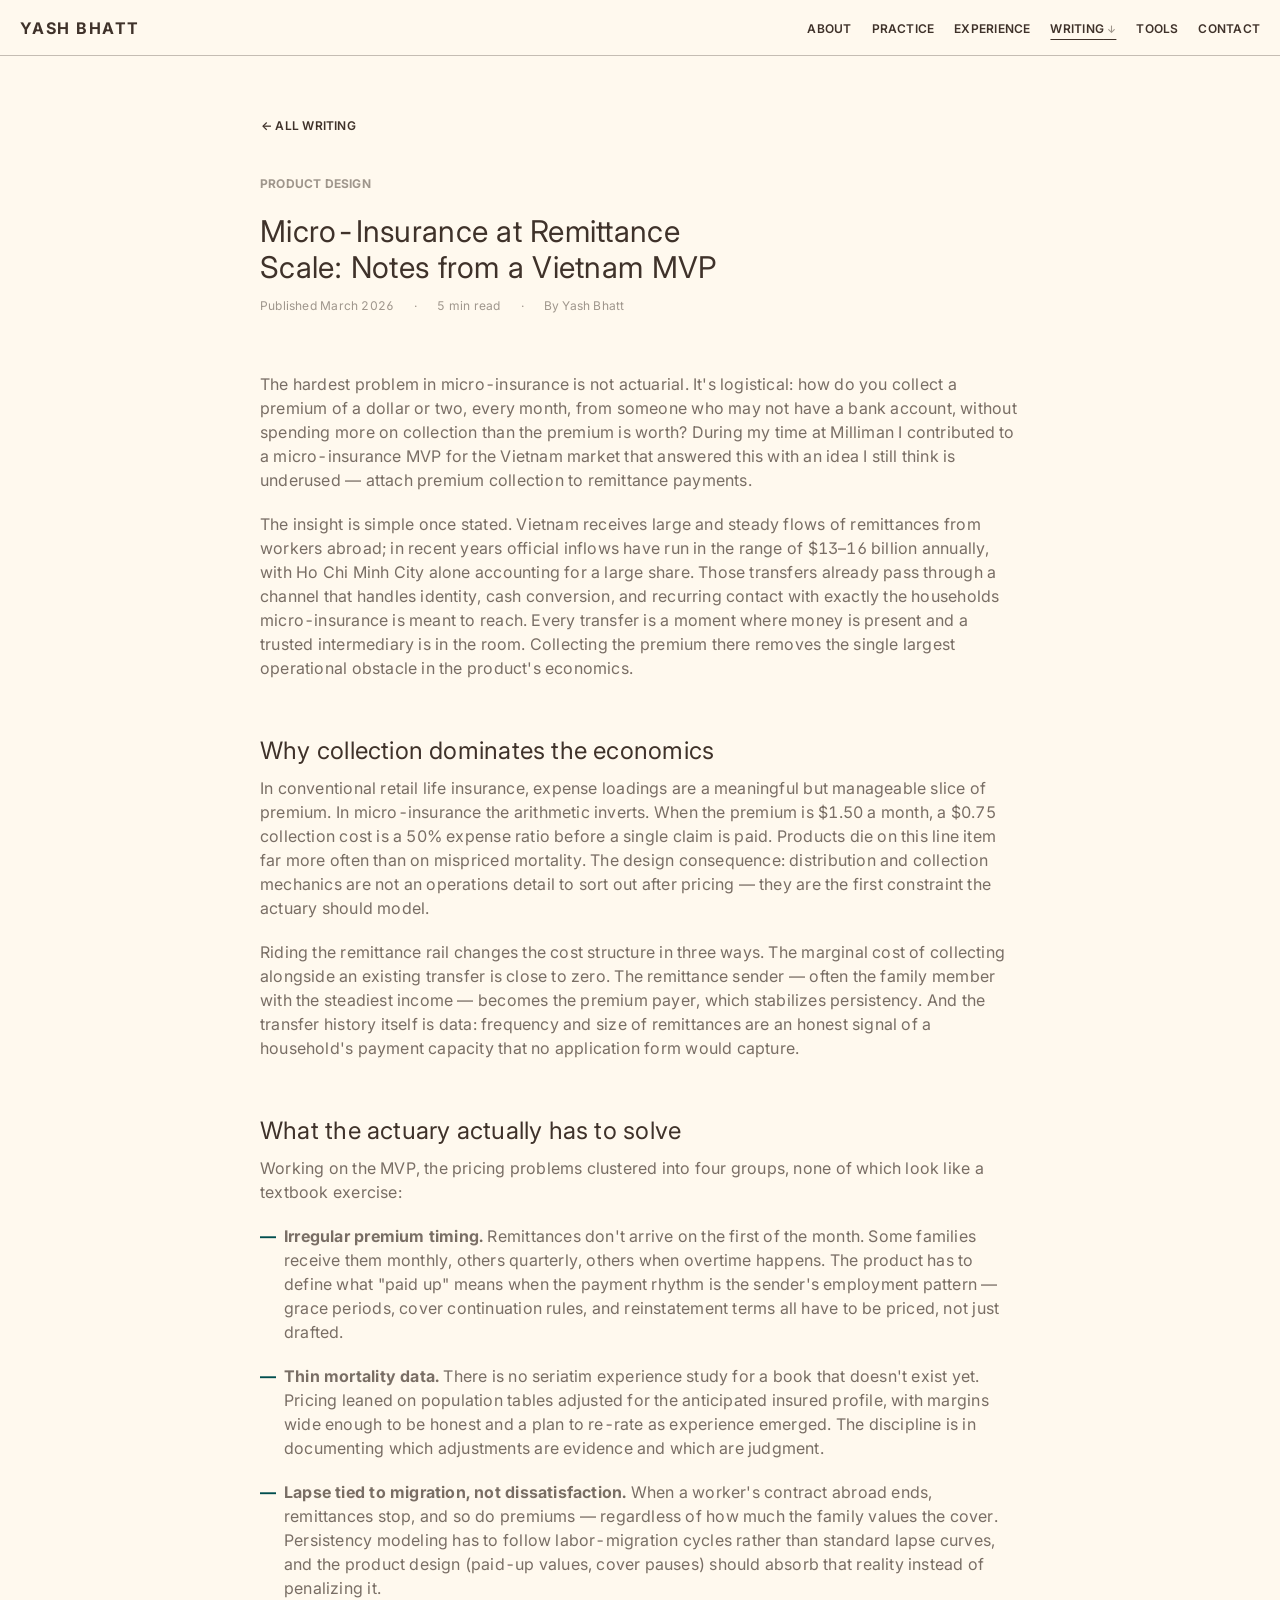
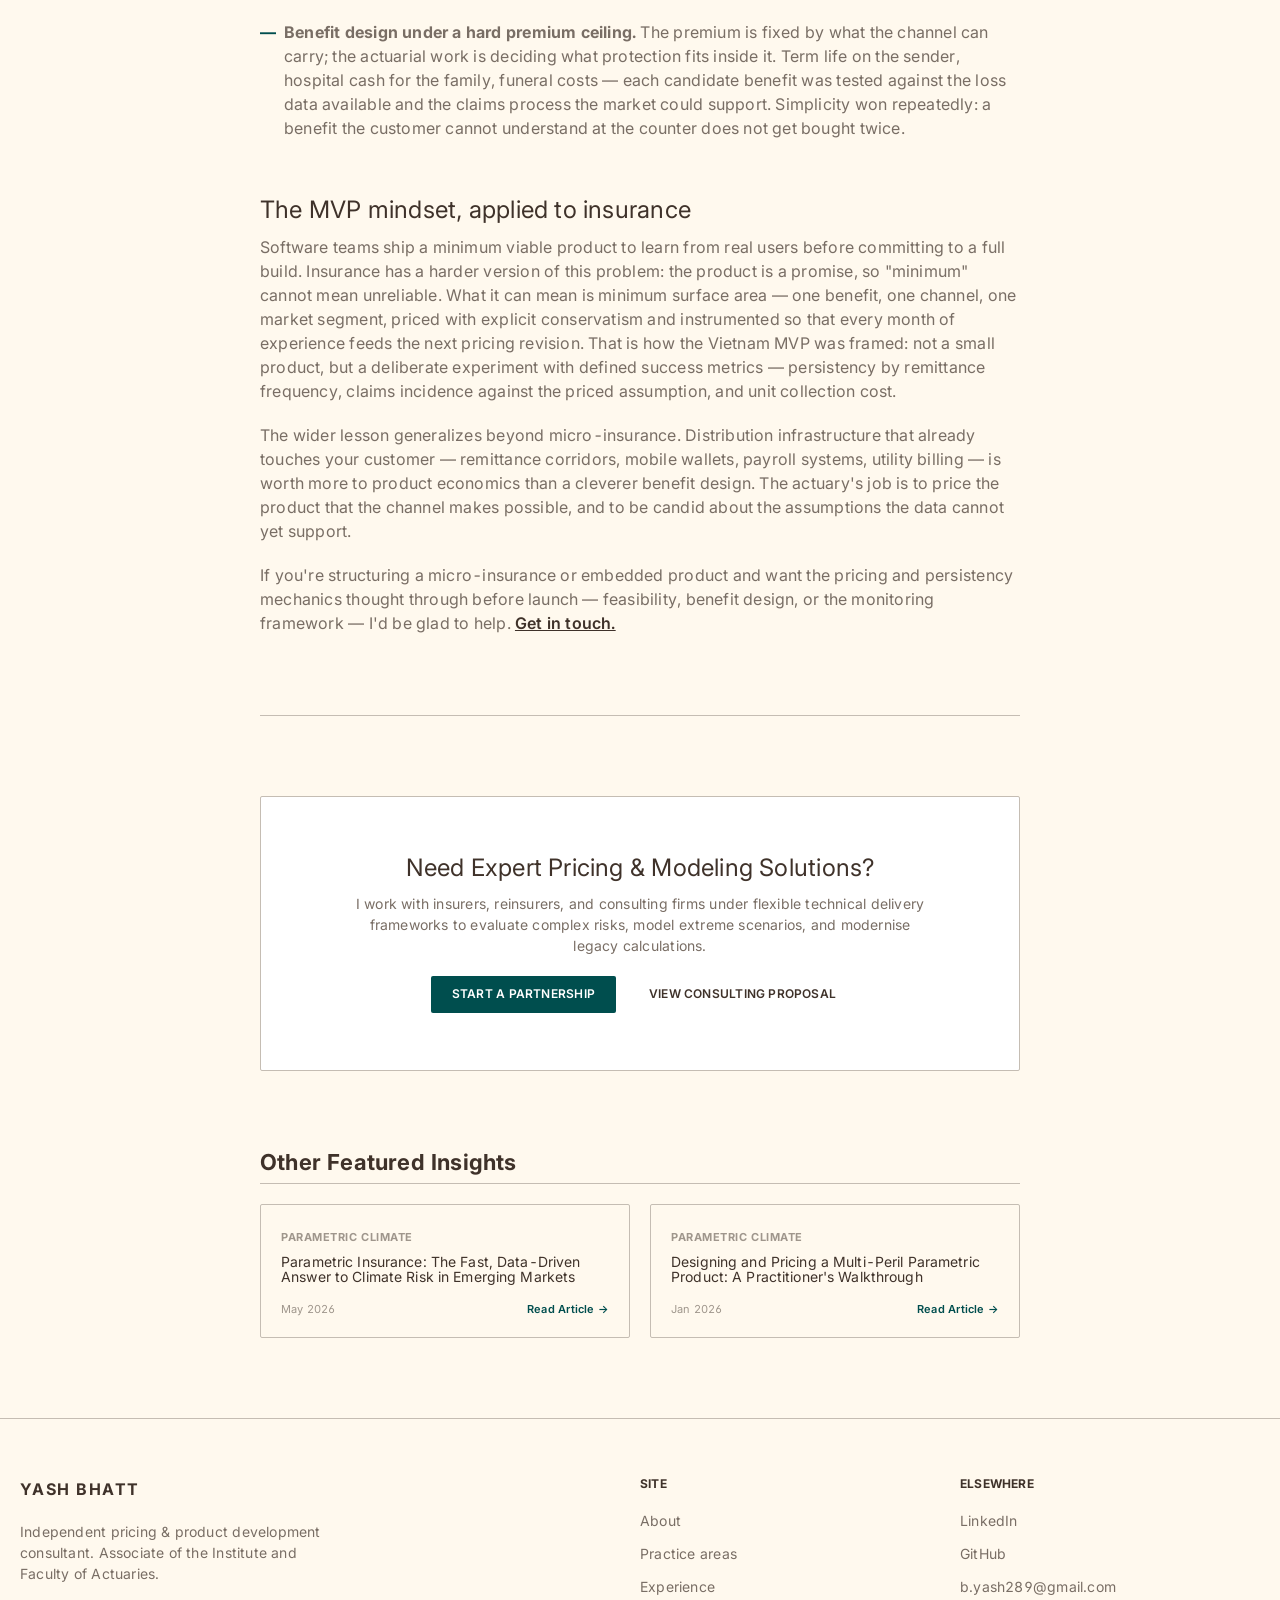
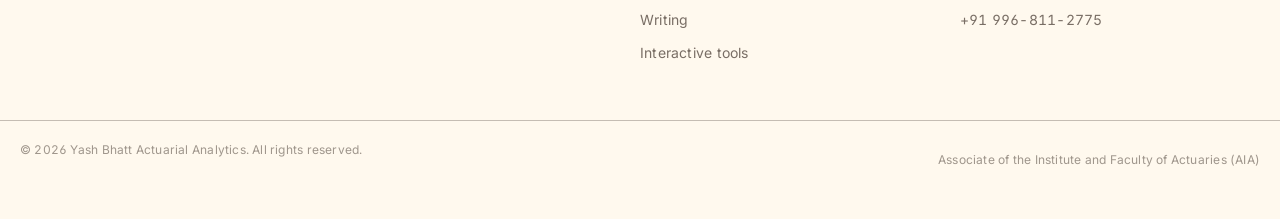
<file: articles/microinsurance-vietnam-remittance.html>
<!DOCTYPE html>
<html lang="en">
<head>
  <meta charset="UTF-8">
  <meta name="viewport" content="width=device-width, initial-scale=1.0">
  <meta name="description" content="What building a micro-insurance MVP for Vietnam taught me about premium collection, remittance mechanics, and pricing with thin data - Yash Bhatt">
  <title>Micro-Insurance at Remittance Scale: Notes from a Vietnam MVP | Yash Bhatt</title>

  <!-- CSS Stylesheet Modules -->
  <link rel="stylesheet" href="../css/variables.css?v=2.0">
  <link rel="stylesheet" href="../css/base.css?v=2.0">
  <link rel="stylesheet" href="../css/layout.css?v=2.0">
  <link rel="stylesheet" href="../css/components.css?v=2.0">
  <link rel="stylesheet" href="../css/animations.css?v=2.0">
</head>
<body>

  <!-- Header -->
  <header class="header" id="header">
    <div class="container nav">
      <a href="../index.html#hero" class="logo" aria-label="Yash Bhatt Home">
        Yash Bhatt
      </a>

      <!-- Desktop Navigation Links -->
      <nav aria-label="Primary Navigation">
        <ul class="nav-list">
          <li><a href="../index.html#profile" class="nav-link">About</a></li>
          <li><a href="../index.html#about" class="nav-link">Practice</a></li>
          <li><a href="../index.html#experience" class="nav-link">Experience</a></li>
          <li class="nav-item dropdown">
            <a href="../index.html#insights" class="nav-link dropdown-toggle active">Writing</a>
            <ul class="dropdown-menu">
              <li><a href="parametric-insurance-climate-risk.html" class="dropdown-item">Parametric Insurance &amp; Climate Risk</a></li>
              <li><a href="designing-pricing-multi-peril-parametric.html" class="dropdown-item">Designing Multi-Peril Parametric Products</a></li>
              <li><a href="mortality-curves-actuarial-laws-glm-splines.html" class="dropdown-item">Mortality Curves You Can Defend</a></li>
              <li><a href="predictive-analytics-life-insurance.html" class="dropdown-item">Predictive Analytics in Life Insurance</a></li>
              <li><a href="microinsurance-vietnam-remittance.html" class="dropdown-item">Micro-Insurance at Remittance Scale</a></li>
              <li><a href="modernizing-actuarial-modeling-vm21.html" class="dropdown-item">Moving VM-21 to Databricks</a></li>
              <li><a href="billion-record-experience-study-spark.html" class="dropdown-item">Billion-Record Study Pipelines</a></li>
              <li><a href="model-governance-platform-migration.html" class="dropdown-item">Model Risk in Platform Migration</a></li>
            </ul>
          </li>
          <li><a href="../tools/index.html" class="nav-link">Tools</a></li>
          <li><a href="../index.html#contact" class="nav-link">Contact</a></li>
        </ul>
      </nav>

      <button class="menu-btn" id="menuBtn" aria-expanded="false" aria-controls="mobileMenu" aria-label="Open menu">
        <span class="menu-btn-bar"></span>
        <span class="menu-btn-bar"></span>
        <span class="menu-btn-bar"></span>
      </button>
    </div>
  </header>

  <!-- Mobile Overlay Navigation -->
  <div class="mobile-menu" id="mobileMenu">
    <nav aria-label="Mobile Navigation">
      <ul class="mobile-nav-list">
        <li><a href="../index.html#profile" class="mobile-nav-link">About</a></li>
        <li><a href="../index.html#about" class="mobile-nav-link">Practice</a></li>
        <li><a href="../index.html#experience" class="mobile-nav-link">Experience</a></li>
        <li><a href="../index.html#insights" class="mobile-nav-link">Writing</a></li>
        <li><a href="../tools/index.html" class="mobile-nav-link">Tools</a></li>
        <li><a href="../index.html#contact" class="mobile-nav-link">Contact</a></li>
      </ul>
    </nav>
  </div>

  <main style="padding-top: calc(var(--header-height) + var(--spacing-xl)); padding-bottom: var(--spacing-xxl);">
    <article class="container-narrow">

      <!-- Back to index -->
      <div style="margin-bottom: var(--spacing-lg);">
        <a href="../index.html#insights" class="btn btn-link">&larr; All writing</a>
      </div>

      <!-- Article Header -->
      <header style="margin-bottom: var(--spacing-xl);">
        <span class="section-label" style="color: var(--color-text-muted); margin-bottom: 0;">
          Product Design
        </span>
        <h1 style="font-size: var(--font-size-xl); margin-top: var(--spacing-md); margin-bottom: var(--spacing-sm); line-height: 1.2; font-family: var(--font-heading); font-weight: 400; color: var(--color-text-primary);">
          Micro-Insurance at Remittance Scale: Notes from a Vietnam MVP
        </h1>
        <div style="color: var(--color-text-muted); font-size: var(--font-size-xs); display: flex; gap: var(--spacing-md); align-items: center;">
          <span>Published March 2026</span>
          <span>&middot;</span>
          <span>5 min read</span>
          <span>&middot;</span>
          <span>By Yash Bhatt</span>
        </div>
      </header>

      <!-- Article Content -->
      <div class="article-body" style="color: var(--color-text-secondary); line-height: var(--line-height-body); font-size: var(--font-size-base);">

<p>The hardest problem in micro-insurance is not actuarial. It's logistical: how do you collect a premium of a dollar or two, every month, from someone who may not have a bank account, without spending more on collection than the premium is worth? During my time at Milliman I contributed to a micro-insurance MVP for the Vietnam market that answered this with an idea I still think is underused — attach premium collection to remittance payments.</p>

<p>The insight is simple once stated. Vietnam receives large and steady flows of remittances from workers abroad; in recent years official inflows have run in the range of $13–16 billion annually, with Ho Chi Minh City alone accounting for a large share. Those transfers already pass through a channel that handles identity, cash conversion, and recurring contact with exactly the households micro-insurance is meant to reach. Every transfer is a moment where money is present and a trusted intermediary is in the room. Collecting the premium there removes the single largest operational obstacle in the product's economics.</p>

<h2 style="font-size: var(--font-size-lg); margin-top: var(--spacing-xl); margin-bottom: var(--spacing-sm); font-family: var(--font-heading); font-weight: 400; color: var(--color-text-primary);">Why collection dominates the economics</h2>

<p>In conventional retail life insurance, expense loadings are a meaningful but manageable slice of premium. In micro-insurance the arithmetic inverts. When the premium is $1.50 a month, a $0.75 collection cost is a 50% expense ratio before a single claim is paid. Products die on this line item far more often than on mispriced mortality. The design consequence: distribution and collection mechanics are not an operations detail to sort out after pricing — they are the first constraint the actuary should model.</p>

<p>Riding the remittance rail changes the cost structure in three ways. The marginal cost of collecting alongside an existing transfer is close to zero. The remittance sender — often the family member with the steadiest income — becomes the premium payer, which stabilizes persistency. And the transfer history itself is data: frequency and size of remittances are an honest signal of a household's payment capacity that no application form would capture.</p>

<h2 style="font-size: var(--font-size-lg); margin-top: var(--spacing-xl); margin-bottom: var(--spacing-sm); font-family: var(--font-heading); font-weight: 400; color: var(--color-text-primary);">What the actuary actually has to solve</h2>

<p>Working on the MVP, the pricing problems clustered into four groups, none of which look like a textbook exercise:</p>

<ul style="list-style-type: none; padding-left: 0; margin-bottom: var(--spacing-lg);">
  <li style="margin-bottom: var(--spacing-md); position: relative; padding-left: 24px;">
    <span style="position: absolute; left: 0; color: var(--color-accent); font-weight: bold;">&#8212;</span>
    <strong>Irregular premium timing.</strong> Remittances don't arrive on the first of the month. Some families receive them monthly, others quarterly, others when overtime happens. The product has to define what "paid up" means when the payment rhythm is the sender's employment pattern — grace periods, cover continuation rules, and reinstatement terms all have to be priced, not just drafted.
  </li>
  <li style="margin-bottom: var(--spacing-md); position: relative; padding-left: 24px;">
    <span style="position: absolute; left: 0; color: var(--color-accent); font-weight: bold;">&#8212;</span>
    <strong>Thin mortality data.</strong> There is no seriatim experience study for a book that doesn't exist yet. Pricing leaned on population tables adjusted for the anticipated insured profile, with margins wide enough to be honest and a plan to re-rate as experience emerged. The discipline is in documenting which adjustments are evidence and which are judgment.
  </li>
  <li style="margin-bottom: var(--spacing-md); position: relative; padding-left: 24px;">
    <span style="position: absolute; left: 0; color: var(--color-accent); font-weight: bold;">&#8212;</span>
    <strong>Lapse tied to migration, not dissatisfaction.</strong> When a worker's contract abroad ends, remittances stop, and so do premiums — regardless of how much the family values the cover. Persistency modeling has to follow labor-migration cycles rather than standard lapse curves, and the product design (paid-up values, cover pauses) should absorb that reality instead of penalizing it.
  </li>
  <li style="margin-bottom: var(--spacing-md); position: relative; padding-left: 24px;">
    <span style="position: absolute; left: 0; color: var(--color-accent); font-weight: bold;">&#8212;</span>
    <strong>Benefit design under a hard premium ceiling.</strong> The premium is fixed by what the channel can carry; the actuarial work is deciding what protection fits inside it. Term life on the sender, hospital cash for the family, funeral costs — each candidate benefit was tested against the loss data available and the claims process the market could support. Simplicity won repeatedly: a benefit the customer cannot understand at the counter does not get bought twice.
  </li>
</ul>

<h2 style="font-size: var(--font-size-lg); margin-top: var(--spacing-xl); margin-bottom: var(--spacing-sm); font-family: var(--font-heading); font-weight: 400; color: var(--color-text-primary);">The MVP mindset, applied to insurance</h2>

<p>Software teams ship a minimum viable product to learn from real users before committing to a full build. Insurance has a harder version of this problem: the product is a promise, so "minimum" cannot mean unreliable. What it can mean is minimum surface area — one benefit, one channel, one market segment, priced with explicit conservatism and instrumented so that every month of experience feeds the next pricing revision. That is how the Vietnam MVP was framed: not a small product, but a deliberate experiment with defined success metrics — persistency by remittance frequency, claims incidence against the priced assumption, and unit collection cost.</p>

<p>The wider lesson generalizes beyond micro-insurance. Distribution infrastructure that already touches your customer — remittance corridors, mobile wallets, payroll systems, utility billing — is worth more to product economics than a cleverer benefit design. The actuary's job is to price the product that the channel makes possible, and to be candid about the assumptions the data cannot yet support.</p>

<p>If you're structuring a micro-insurance or embedded product and want the pricing and persistency mechanics thought through before launch — feasibility, benefit design, or the monitoring framework — I'd be glad to help. <a href="../index.html#contact" style="font-weight: 600; text-decoration: underline;">Get in touch.</a></p>

      </div>

      <!-- Article Footer / CTA -->
      <hr style="border: 0; border-top: 1px solid var(--color-surface-border); margin-block: var(--spacing-xxl);">

      <div class="glass-card" style="padding: var(--spacing-xl); border-radius: var(--radius-md); text-align: center;">
        <h3 style="font-size: var(--font-size-lg); margin-bottom: var(--spacing-sm); font-family: var(--font-heading); color: var(--color-text-primary);">Need Expert Pricing &amp; Modeling Solutions?</h3>
        <p style="color: var(--color-text-secondary); font-size: var(--font-size-sm); margin-bottom: var(--spacing-md); max-width: 600px; margin-inline: auto;">
          I work with insurers, reinsurers, and consulting firms under flexible technical delivery frameworks to evaluate complex risks, model extreme scenarios, and modernise legacy calculations.
        </p>
        <div style="display: flex; flex-wrap: wrap; gap: var(--spacing-md); justify-content: center;">
          <a href="../index.html#contact" class="btn btn-primary">Start a Partnership</a>
          <a href="../assets/Yash_Actuarial_Analytics_Proposal.pdf" class="btn btn-secondary" target="_blank" rel="noopener">View Consulting Proposal</a>
        </div>
      </div>

      <!-- Read More Navigation -->
      <div style="margin-top: var(--spacing-xxl);">
        <h4 style="font-size: var(--font-size-md); margin-bottom: var(--spacing-md); font-family: var(--font-heading); font-weight: 700; border-bottom: 1px solid var(--color-surface-border); padding-bottom: 8px; color: var(--color-text-primary);">
          Other Featured Insights
        </h4>
        <div class="grid grid-2" style="gap: var(--spacing-md);">

          <div class="insight-card scroll-reveal" style="display: flex; flex-direction: column; justify-content: space-between; padding: var(--spacing-md); border-radius: var(--radius-md); background-color: var(--color-surface); border: 1px solid var(--color-surface-border);">
            <div>
              <span style="color: var(--color-text-muted); font-weight: 700; font-size: 11px; text-transform: uppercase; letter-spacing: 0.05em;">Parametric Climate</span>
              <h5 style="font-size: var(--font-size-sm); margin-top: 8px; margin-bottom: var(--spacing-xs); font-family: var(--font-heading); font-weight: 400; color: var(--color-text-primary);">Parametric Insurance: The Fast, Data-Driven Answer to Climate Risk in Emerging Markets</h5>
            </div>
            <div style="margin-top: var(--spacing-sm); display: flex; justify-content: space-between; align-items: center; font-size: 11px; color: var(--color-text-muted);">
              <span>May 2026</span>
              <a href="parametric-insurance-climate-risk.html" style="font-weight: 600; color: var(--color-accent);">Read Article &rarr;</a>
            </div>
          </div>

          <div class="insight-card scroll-reveal" style="display: flex; flex-direction: column; justify-content: space-between; padding: var(--spacing-md); border-radius: var(--radius-md); background-color: var(--color-surface); border: 1px solid var(--color-surface-border);">
            <div>
              <span style="color: var(--color-text-muted); font-weight: 700; font-size: 11px; text-transform: uppercase; letter-spacing: 0.05em;">Parametric Climate</span>
              <h5 style="font-size: var(--font-size-sm); margin-top: 8px; margin-bottom: var(--spacing-xs); font-family: var(--font-heading); font-weight: 400; color: var(--color-text-primary);">Designing and Pricing a Multi-Peril Parametric Product: A Practitioner's Walkthrough</h5>
            </div>
            <div style="margin-top: var(--spacing-sm); display: flex; justify-content: space-between; align-items: center; font-size: 11px; color: var(--color-text-muted);">
              <span>Jan 2026</span>
              <a href="designing-pricing-multi-peril-parametric.html" style="font-weight: 600; color: var(--color-accent);">Read Article &rarr;</a>
            </div>
          </div>

        </div>
      </div>

    </article>
  </main>

  <!-- Footer -->
  <footer class="footer">
    <div class="container footer-grid grid">
      <div class="footer-brand">
        <a href="../index.html#hero" class="logo">
          Yash Bhatt
        </a>
        <p class="footer-brand-text">
          Independent pricing &amp; product development consultant. Associate of the Institute and Faculty of Actuaries.
        </p>
      </div>

      <div>
        <h3 class="footer-links-title">Site</h3>
        <ul class="footer-links-list">
          <li><a href="../index.html#profile" class="footer-link">About</a></li>
          <li><a href="../index.html#about" class="footer-link">Practice areas</a></li>
          <li><a href="../index.html#experience" class="footer-link">Experience</a></li>
          <li><a href="../index.html#insights" class="footer-link">Writing</a></li>
          <li><a href="../tools/index.html" class="footer-link">Interactive tools</a></li>
        </ul>
      </div>

      <div>
        <h3 class="footer-links-title">Elsewhere</h3>
        <ul class="footer-links-list">
          <li><a href="https://linkedin.com/in/yashbhatt28" class="footer-link" target="_blank" rel="noopener">LinkedIn</a></li>
          <li><a href="https://github.com/yash-bhatt" class="footer-link" target="_blank" rel="noopener">GitHub</a></li>
          <li><a href="mailto:b.yash289@gmail.com" class="footer-link">b.yash289@gmail.com</a></li>
          <li><a href="tel:+919968112775" class="footer-link">+91 996-811-2775</a></li>
        </ul>
      </div>
    </div>

    <div class="container footer-bottom">
      <p>&copy; <span id="currentYear">2026</span> Yash Bhatt Actuarial Analytics. All rights reserved.</p>
      <p>Associate of the Institute and Faculty of Actuaries (AIA)</p>
    </div>
  </footer>

  <!-- Scripts -->
  <script src="../js/main.js?v=2.0"></script>
  <script src="../js/scroll-effects.js?v=2.0"></script>
</body>
</html>
</file>
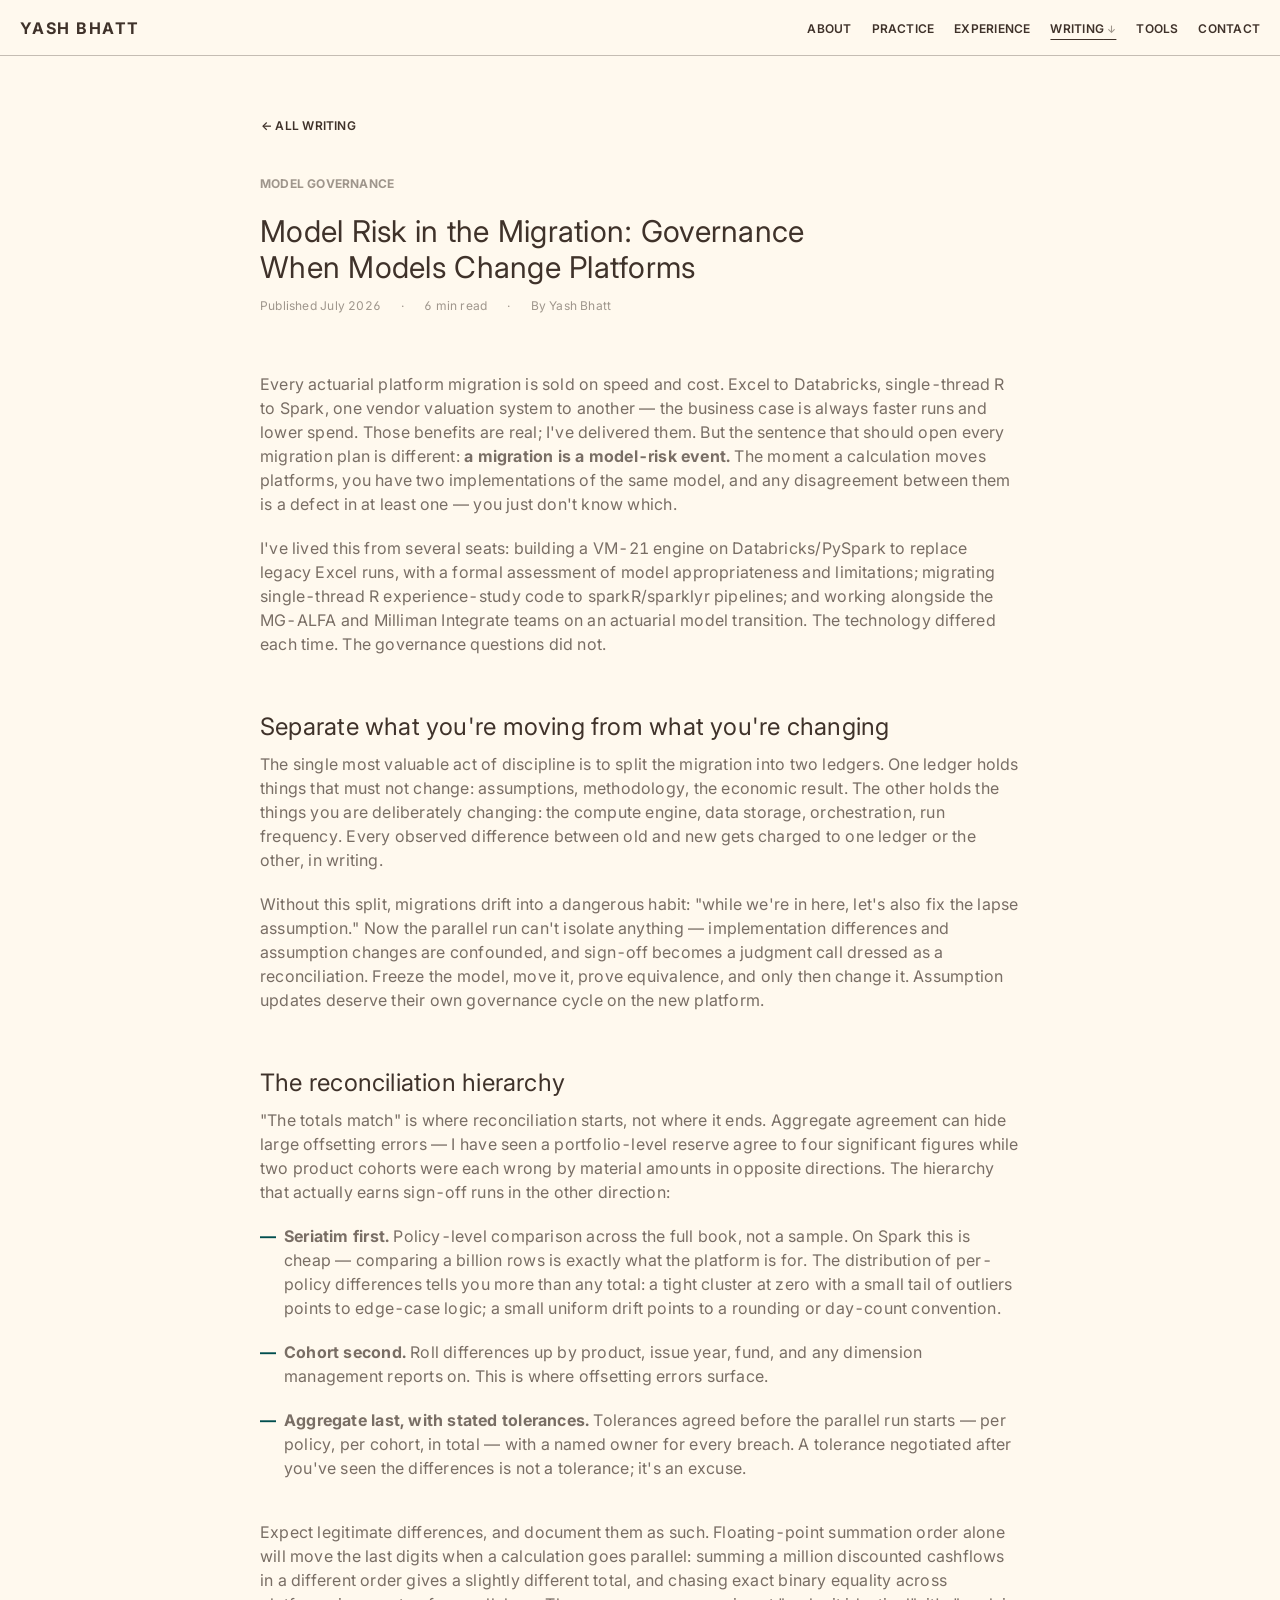
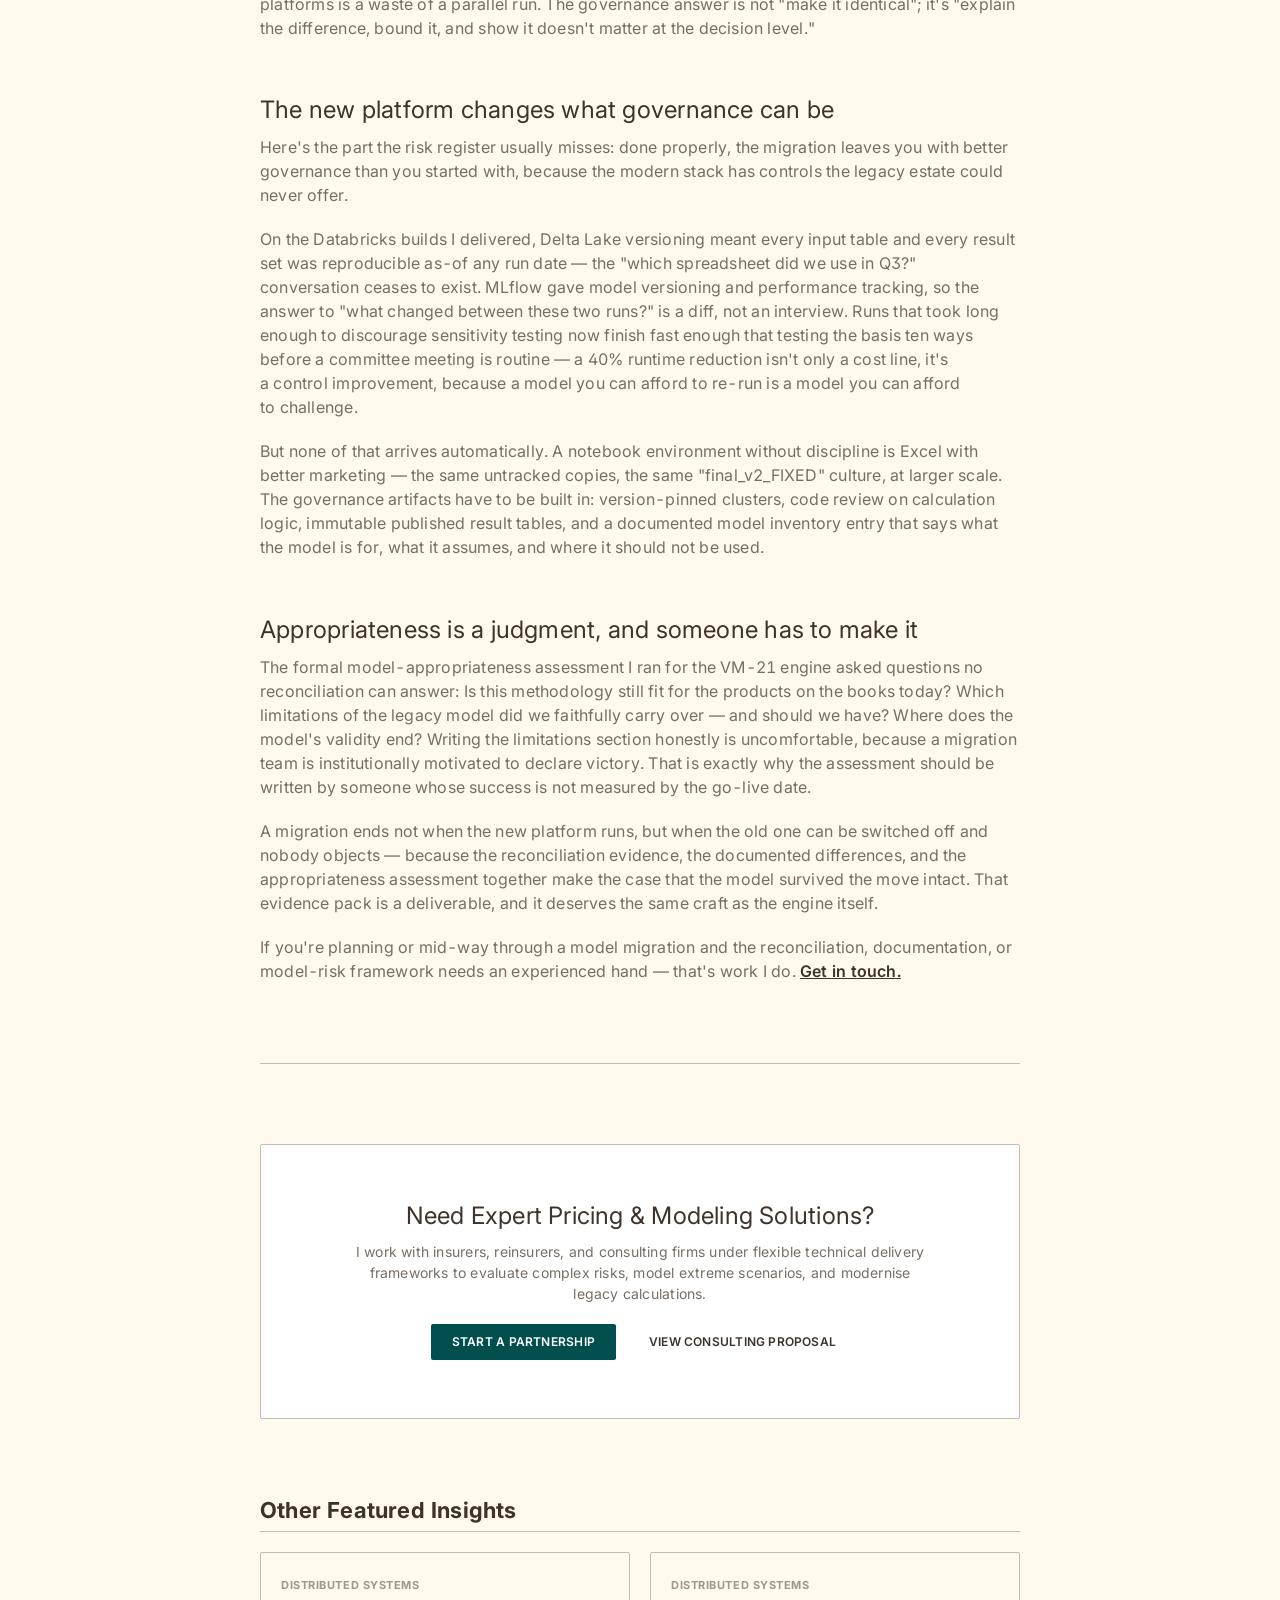
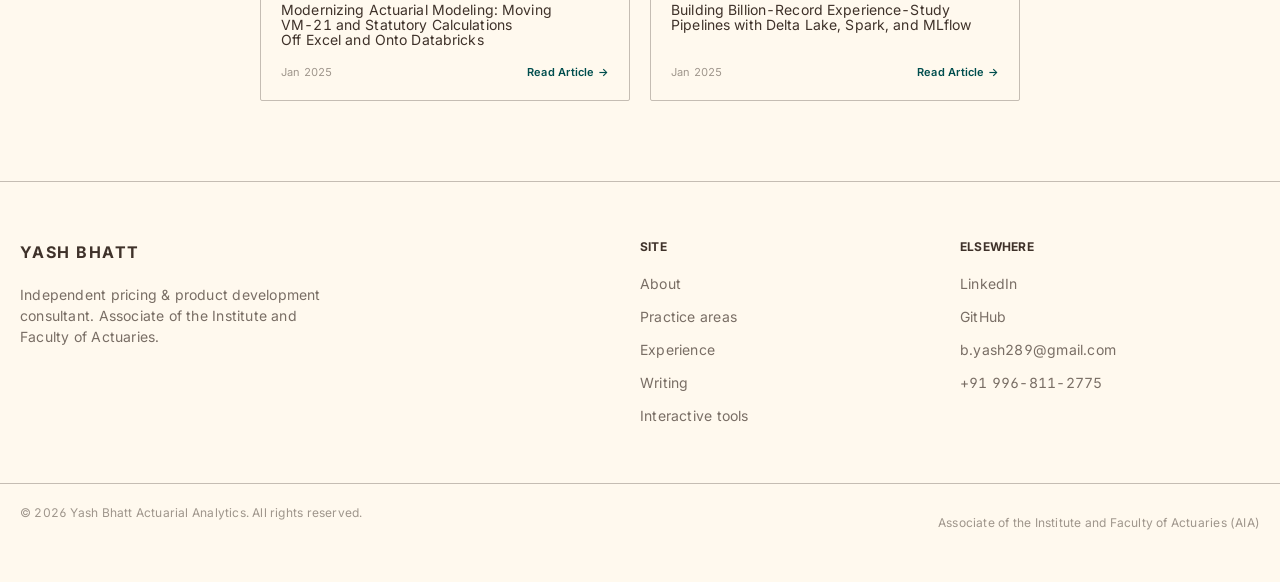
<file: articles/model-governance-platform-migration.html>
<!DOCTYPE html>
<html lang="en">
<head>
  <meta charset="UTF-8">
  <meta name="viewport" content="width=device-width, initial-scale=1.0">
  <meta name="description" content="Migrating actuarial models between platforms is a model-risk event. Parallel runs, reconciliation hierarchies, and the governance that survives the move - Yash Bhatt">
  <title>Model Risk in the Migration: Governance When Models Change Platforms | Yash Bhatt</title>

  <!-- CSS Stylesheet Modules -->
  <link rel="stylesheet" href="../css/variables.css?v=2.0">
  <link rel="stylesheet" href="../css/base.css?v=2.0">
  <link rel="stylesheet" href="../css/layout.css?v=2.0">
  <link rel="stylesheet" href="../css/components.css?v=2.0">
  <link rel="stylesheet" href="../css/animations.css?v=2.0">
</head>
<body>

  <!-- Header -->
  <header class="header" id="header">
    <div class="container nav">
      <a href="../index.html#hero" class="logo" aria-label="Yash Bhatt Home">
        Yash Bhatt
      </a>

      <!-- Desktop Navigation Links -->
      <nav aria-label="Primary Navigation">
        <ul class="nav-list">
          <li><a href="../index.html#profile" class="nav-link">About</a></li>
          <li><a href="../index.html#about" class="nav-link">Practice</a></li>
          <li><a href="../index.html#experience" class="nav-link">Experience</a></li>
          <li class="nav-item dropdown">
            <a href="../index.html#insights" class="nav-link dropdown-toggle active">Writing</a>
            <ul class="dropdown-menu">
              <li><a href="parametric-insurance-climate-risk.html" class="dropdown-item">Parametric Insurance &amp; Climate Risk</a></li>
              <li><a href="designing-pricing-multi-peril-parametric.html" class="dropdown-item">Designing Multi-Peril Parametric Products</a></li>
              <li><a href="mortality-curves-actuarial-laws-glm-splines.html" class="dropdown-item">Mortality Curves You Can Defend</a></li>
              <li><a href="predictive-analytics-life-insurance.html" class="dropdown-item">Predictive Analytics in Life Insurance</a></li>
              <li><a href="microinsurance-vietnam-remittance.html" class="dropdown-item">Micro-Insurance at Remittance Scale</a></li>
              <li><a href="modernizing-actuarial-modeling-vm21.html" class="dropdown-item">Moving VM-21 to Databricks</a></li>
              <li><a href="billion-record-experience-study-spark.html" class="dropdown-item">Billion-Record Study Pipelines</a></li>
              <li><a href="model-governance-platform-migration.html" class="dropdown-item">Model Risk in Platform Migration</a></li>
            </ul>
          </li>
          <li><a href="../tools/index.html" class="nav-link">Tools</a></li>
          <li><a href="../index.html#contact" class="nav-link">Contact</a></li>
        </ul>
      </nav>

      <button class="menu-btn" id="menuBtn" aria-expanded="false" aria-controls="mobileMenu" aria-label="Open menu">
        <span class="menu-btn-bar"></span>
        <span class="menu-btn-bar"></span>
        <span class="menu-btn-bar"></span>
      </button>
    </div>
  </header>

  <!-- Mobile Overlay Navigation -->
  <div class="mobile-menu" id="mobileMenu">
    <nav aria-label="Mobile Navigation">
      <ul class="mobile-nav-list">
        <li><a href="../index.html#profile" class="mobile-nav-link">About</a></li>
        <li><a href="../index.html#about" class="mobile-nav-link">Practice</a></li>
        <li><a href="../index.html#experience" class="mobile-nav-link">Experience</a></li>
        <li><a href="../index.html#insights" class="mobile-nav-link">Writing</a></li>
        <li><a href="../tools/index.html" class="mobile-nav-link">Tools</a></li>
        <li><a href="../index.html#contact" class="mobile-nav-link">Contact</a></li>
      </ul>
    </nav>
  </div>

  <main style="padding-top: calc(var(--header-height) + var(--spacing-xl)); padding-bottom: var(--spacing-xxl);">
    <article class="container-narrow">

      <!-- Back to index -->
      <div style="margin-bottom: var(--spacing-lg);">
        <a href="../index.html#insights" class="btn btn-link">&larr; All writing</a>
      </div>

      <!-- Article Header -->
      <header style="margin-bottom: var(--spacing-xl);">
        <span class="section-label" style="color: var(--color-text-muted); margin-bottom: 0;">
          Model Governance
        </span>
        <h1 style="font-size: var(--font-size-xl); margin-top: var(--spacing-md); margin-bottom: var(--spacing-sm); line-height: 1.2; font-family: var(--font-heading); font-weight: 400; color: var(--color-text-primary);">
          Model Risk in the Migration: Governance When Models Change Platforms
        </h1>
        <div style="color: var(--color-text-muted); font-size: var(--font-size-xs); display: flex; gap: var(--spacing-md); align-items: center;">
          <span>Published July 2026</span>
          <span>&middot;</span>
          <span>6 min read</span>
          <span>&middot;</span>
          <span>By Yash Bhatt</span>
        </div>
      </header>

      <!-- Article Content -->
      <div class="article-body" style="color: var(--color-text-secondary); line-height: var(--line-height-body); font-size: var(--font-size-base);">

<p>Every actuarial platform migration is sold on speed and cost. Excel to Databricks, single-thread R to Spark, one vendor valuation system to another — the business case is always faster runs and lower spend. Those benefits are real; I've delivered them. But the sentence that should open every migration plan is different: <strong>a migration is a model-risk event.</strong> The moment a calculation moves platforms, you have two implementations of the same model, and any disagreement between them is a defect in at least one — you just don't know which.</p>

<p>I've lived this from several seats: building a VM-21 engine on Databricks/PySpark to replace legacy Excel runs, with a formal assessment of model appropriateness and limitations; migrating single-thread R experience-study code to sparkR/sparklyr pipelines; and working alongside the MG-ALFA and Milliman Integrate teams on an actuarial model transition. The technology differed each time. The governance questions did not.</p>

<h2 style="font-size: var(--font-size-lg); margin-top: var(--spacing-xl); margin-bottom: var(--spacing-sm); font-family: var(--font-heading); font-weight: 400; color: var(--color-text-primary);">Separate what you're moving from what you're changing</h2>

<p>The single most valuable act of discipline is to split the migration into two ledgers. One ledger holds things that must not change: assumptions, methodology, the economic result. The other holds the things you are deliberately changing: the compute engine, data storage, orchestration, run frequency. Every observed difference between old and new gets charged to one ledger or the other, in writing.</p>

<p>Without this split, migrations drift into a dangerous habit: "while we're in here, let's also fix the lapse assumption." Now the parallel run can't isolate anything — implementation differences and assumption changes are confounded, and sign-off becomes a judgment call dressed as a reconciliation. Freeze the model, move it, prove equivalence, and only then change it. Assumption updates deserve their own governance cycle on the new platform.</p>

<h2 style="font-size: var(--font-size-lg); margin-top: var(--spacing-xl); margin-bottom: var(--spacing-sm); font-family: var(--font-heading); font-weight: 400; color: var(--color-text-primary);">The reconciliation hierarchy</h2>

<p>"The totals match" is where reconciliation starts, not where it ends. Aggregate agreement can hide large offsetting errors — I have seen a portfolio-level reserve agree to four significant figures while two product cohorts were each wrong by material amounts in opposite directions. The hierarchy that actually earns sign-off runs in the other direction:</p>

<ul style="list-style-type: none; padding-left: 0; margin-bottom: var(--spacing-lg);">
  <li style="margin-bottom: var(--spacing-md); position: relative; padding-left: 24px;">
    <span style="position: absolute; left: 0; color: var(--color-accent); font-weight: bold;">&#8212;</span>
    <strong>Seriatim first.</strong> Policy-level comparison across the full book, not a sample. On Spark this is cheap — comparing a billion rows is exactly what the platform is for. The distribution of per-policy differences tells you more than any total: a tight cluster at zero with a small tail of outliers points to edge-case logic; a small uniform drift points to a rounding or day-count convention.
  </li>
  <li style="margin-bottom: var(--spacing-md); position: relative; padding-left: 24px;">
    <span style="position: absolute; left: 0; color: var(--color-accent); font-weight: bold;">&#8212;</span>
    <strong>Cohort second.</strong> Roll differences up by product, issue year, fund, and any dimension management reports on. This is where offsetting errors surface.
  </li>
  <li style="margin-bottom: var(--spacing-md); position: relative; padding-left: 24px;">
    <span style="position: absolute; left: 0; color: var(--color-accent); font-weight: bold;">&#8212;</span>
    <strong>Aggregate last, with stated tolerances.</strong> Tolerances agreed before the parallel run starts — per policy, per cohort, in total — with a named owner for every breach. A tolerance negotiated after you've seen the differences is not a tolerance; it's an excuse.
  </li>
</ul>

<p>Expect legitimate differences, and document them as such. Floating-point summation order alone will move the last digits when a calculation goes parallel: summing a million discounted cashflows in a different order gives a slightly different total, and chasing exact binary equality across platforms is a waste of a parallel run. The governance answer is not "make it identical"; it's "explain the difference, bound it, and show it doesn't matter at the decision level."</p>

<h2 style="font-size: var(--font-size-lg); margin-top: var(--spacing-xl); margin-bottom: var(--spacing-sm); font-family: var(--font-heading); font-weight: 400; color: var(--color-text-primary);">The new platform changes what governance can be</h2>

<p>Here's the part the risk register usually misses: done properly, the migration leaves you with better governance than you started with, because the modern stack has controls the legacy estate could never offer.</p>

<p>On the Databricks builds I delivered, Delta Lake versioning meant every input table and every result set was reproducible as-of any run date — the "which spreadsheet did we use in Q3?" conversation ceases to exist. MLflow gave model versioning and performance tracking, so the answer to "what changed between these two runs?" is a diff, not an interview. Runs that took long enough to discourage sensitivity testing now finish fast enough that testing the basis ten ways before a committee meeting is routine — a 40% runtime reduction isn't only a cost line, it's a control improvement, because a model you can afford to re-run is a model you can afford to challenge.</p>

<p>But none of that arrives automatically. A notebook environment without discipline is Excel with better marketing — the same untracked copies, the same "final_v2_FIXED" culture, at larger scale. The governance artifacts have to be built in: version-pinned clusters, code review on calculation logic, immutable published result tables, and a documented model inventory entry that says what the model is for, what it assumes, and where it should not be used.</p>

<h2 style="font-size: var(--font-size-lg); margin-top: var(--spacing-xl); margin-bottom: var(--spacing-sm); font-family: var(--font-heading); font-weight: 400; color: var(--color-text-primary);">Appropriateness is a judgment, and someone has to make it</h2>

<p>The formal model-appropriateness assessment I ran for the VM-21 engine asked questions no reconciliation can answer: Is this methodology still fit for the products on the books today? Which limitations of the legacy model did we faithfully carry over — and should we have? Where does the model's validity end? Writing the limitations section honestly is uncomfortable, because a migration team is institutionally motivated to declare victory. That is exactly why the assessment should be written by someone whose success is not measured by the go-live date.</p>

<p>A migration ends not when the new platform runs, but when the old one can be switched off and nobody objects — because the reconciliation evidence, the documented differences, and the appropriateness assessment together make the case that the model survived the move intact. That evidence pack is a deliverable, and it deserves the same craft as the engine itself.</p>

<p>If you're planning or mid-way through a model migration and the reconciliation, documentation, or model-risk framework needs an experienced hand — that's work I do. <a href="../index.html#contact" style="font-weight: 600; text-decoration: underline;">Get in touch.</a></p>

      </div>

      <!-- Article Footer / CTA -->
      <hr style="border: 0; border-top: 1px solid var(--color-surface-border); margin-block: var(--spacing-xxl);">

      <div class="glass-card" style="padding: var(--spacing-xl); border-radius: var(--radius-md); text-align: center;">
        <h3 style="font-size: var(--font-size-lg); margin-bottom: var(--spacing-sm); font-family: var(--font-heading); color: var(--color-text-primary);">Need Expert Pricing &amp; Modeling Solutions?</h3>
        <p style="color: var(--color-text-secondary); font-size: var(--font-size-sm); margin-bottom: var(--spacing-md); max-width: 600px; margin-inline: auto;">
          I work with insurers, reinsurers, and consulting firms under flexible technical delivery frameworks to evaluate complex risks, model extreme scenarios, and modernise legacy calculations.
        </p>
        <div style="display: flex; flex-wrap: wrap; gap: var(--spacing-md); justify-content: center;">
          <a href="../index.html#contact" class="btn btn-primary">Start a Partnership</a>
          <a href="../assets/Yash_Actuarial_Analytics_Proposal.pdf" class="btn btn-secondary" target="_blank" rel="noopener">View Consulting Proposal</a>
        </div>
      </div>

      <!-- Read More Navigation -->
      <div style="margin-top: var(--spacing-xxl);">
        <h4 style="font-size: var(--font-size-md); margin-bottom: var(--spacing-md); font-family: var(--font-heading); font-weight: 700; border-bottom: 1px solid var(--color-surface-border); padding-bottom: 8px; color: var(--color-text-primary);">
          Other Featured Insights
        </h4>
        <div class="grid grid-2" style="gap: var(--spacing-md);">

          <div class="insight-card scroll-reveal" style="display: flex; flex-direction: column; justify-content: space-between; padding: var(--spacing-md); border-radius: var(--radius-md); background-color: var(--color-surface); border: 1px solid var(--color-surface-border);">
            <div>
              <span style="color: var(--color-text-muted); font-weight: 700; font-size: 11px; text-transform: uppercase; letter-spacing: 0.05em;">Distributed Systems</span>
              <h5 style="font-size: var(--font-size-sm); margin-top: 8px; margin-bottom: var(--spacing-xs); font-family: var(--font-heading); font-weight: 400; color: var(--color-text-primary);">Modernizing Actuarial Modeling: Moving VM-21 and Statutory Calculations Off Excel and Onto Databricks</h5>
            </div>
            <div style="margin-top: var(--spacing-sm); display: flex; justify-content: space-between; align-items: center; font-size: 11px; color: var(--color-text-muted);">
              <span>Jan 2025</span>
              <a href="modernizing-actuarial-modeling-vm21.html" style="font-weight: 600; color: var(--color-accent);">Read Article &rarr;</a>
            </div>
          </div>

          <div class="insight-card scroll-reveal" style="display: flex; flex-direction: column; justify-content: space-between; padding: var(--spacing-md); border-radius: var(--radius-md); background-color: var(--color-surface); border: 1px solid var(--color-surface-border);">
            <div>
              <span style="color: var(--color-text-muted); font-weight: 700; font-size: 11px; text-transform: uppercase; letter-spacing: 0.05em;">Distributed Systems</span>
              <h5 style="font-size: var(--font-size-sm); margin-top: 8px; margin-bottom: var(--spacing-xs); font-family: var(--font-heading); font-weight: 400; color: var(--color-text-primary);">Building Billion-Record Experience-Study Pipelines with Delta Lake, Spark, and MLflow</h5>
            </div>
            <div style="margin-top: var(--spacing-sm); display: flex; justify-content: space-between; align-items: center; font-size: 11px; color: var(--color-text-muted);">
              <span>Jan 2025</span>
              <a href="billion-record-experience-study-spark.html" style="font-weight: 600; color: var(--color-accent);">Read Article &rarr;</a>
            </div>
          </div>

        </div>
      </div>

    </article>
  </main>

  <!-- Footer -->
  <footer class="footer">
    <div class="container footer-grid grid">
      <div class="footer-brand">
        <a href="../index.html#hero" class="logo">
          Yash Bhatt
        </a>
        <p class="footer-brand-text">
          Independent pricing &amp; product development consultant. Associate of the Institute and Faculty of Actuaries.
        </p>
      </div>

      <div>
        <h3 class="footer-links-title">Site</h3>
        <ul class="footer-links-list">
          <li><a href="../index.html#profile" class="footer-link">About</a></li>
          <li><a href="../index.html#about" class="footer-link">Practice areas</a></li>
          <li><a href="../index.html#experience" class="footer-link">Experience</a></li>
          <li><a href="../index.html#insights" class="footer-link">Writing</a></li>
          <li><a href="../tools/index.html" class="footer-link">Interactive tools</a></li>
        </ul>
      </div>

      <div>
        <h3 class="footer-links-title">Elsewhere</h3>
        <ul class="footer-links-list">
          <li><a href="https://linkedin.com/in/yashbhatt28" class="footer-link" target="_blank" rel="noopener">LinkedIn</a></li>
          <li><a href="https://github.com/yash-bhatt" class="footer-link" target="_blank" rel="noopener">GitHub</a></li>
          <li><a href="mailto:b.yash289@gmail.com" class="footer-link">b.yash289@gmail.com</a></li>
          <li><a href="tel:+919968112775" class="footer-link">+91 996-811-2775</a></li>
        </ul>
      </div>
    </div>

    <div class="container footer-bottom">
      <p>&copy; <span id="currentYear">2026</span> Yash Bhatt Actuarial Analytics. All rights reserved.</p>
      <p>Associate of the Institute and Faculty of Actuaries (AIA)</p>
    </div>
  </footer>

  <!-- Scripts -->
  <script src="../js/main.js?v=2.0"></script>
  <script src="../js/scroll-effects.js?v=2.0"></script>
</body>
</html>
</file>
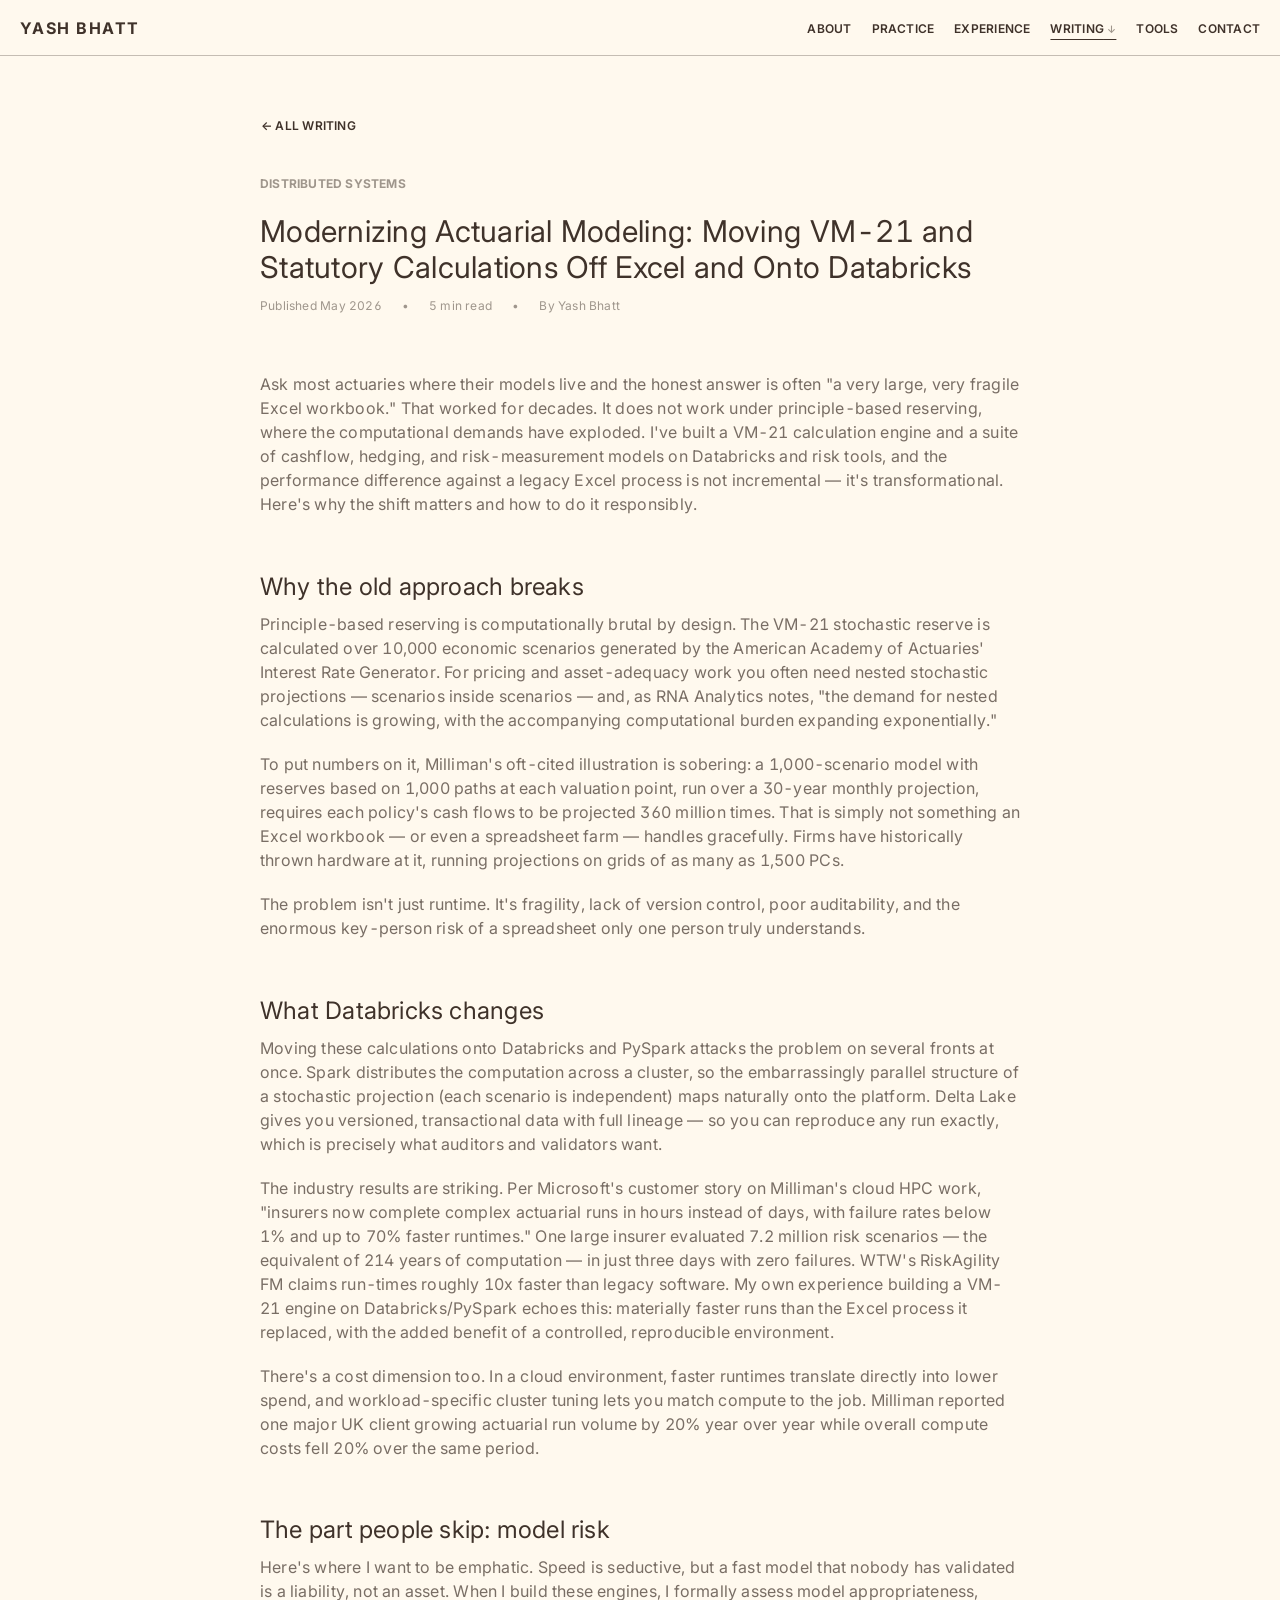
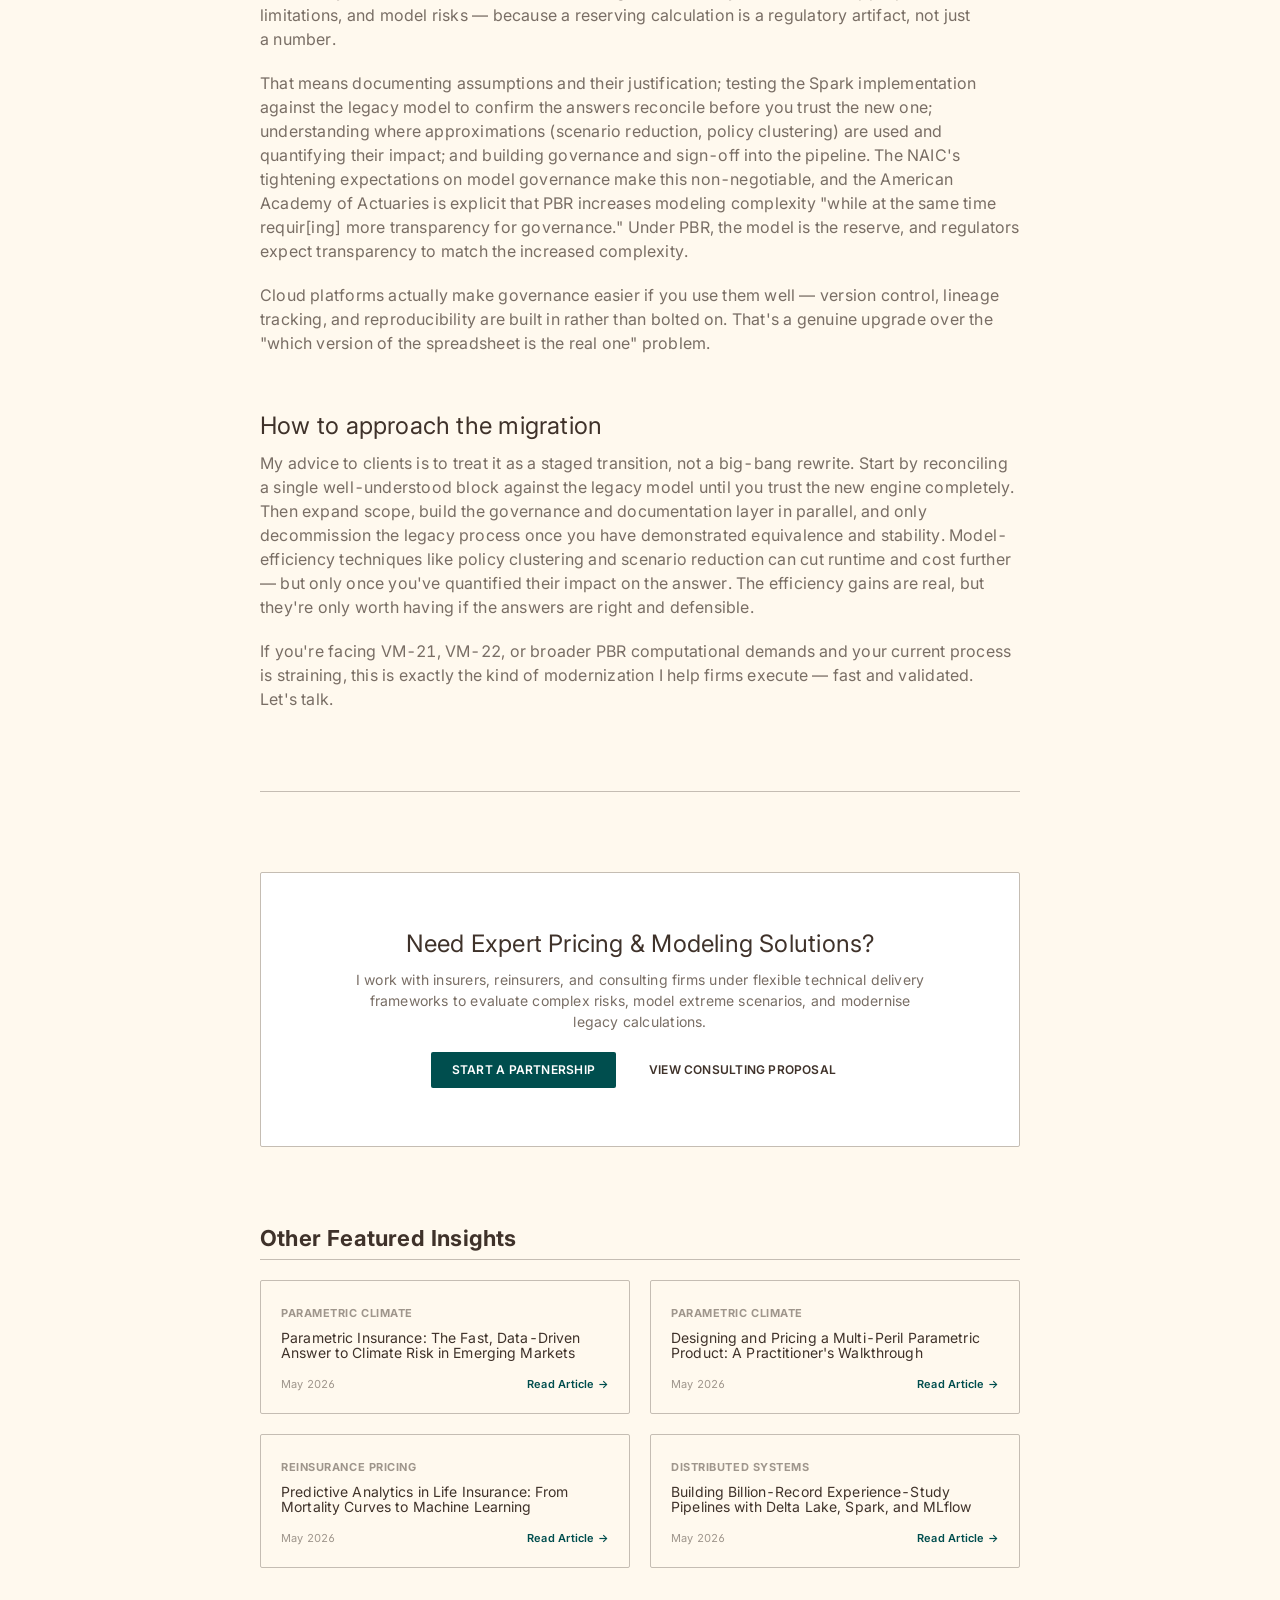
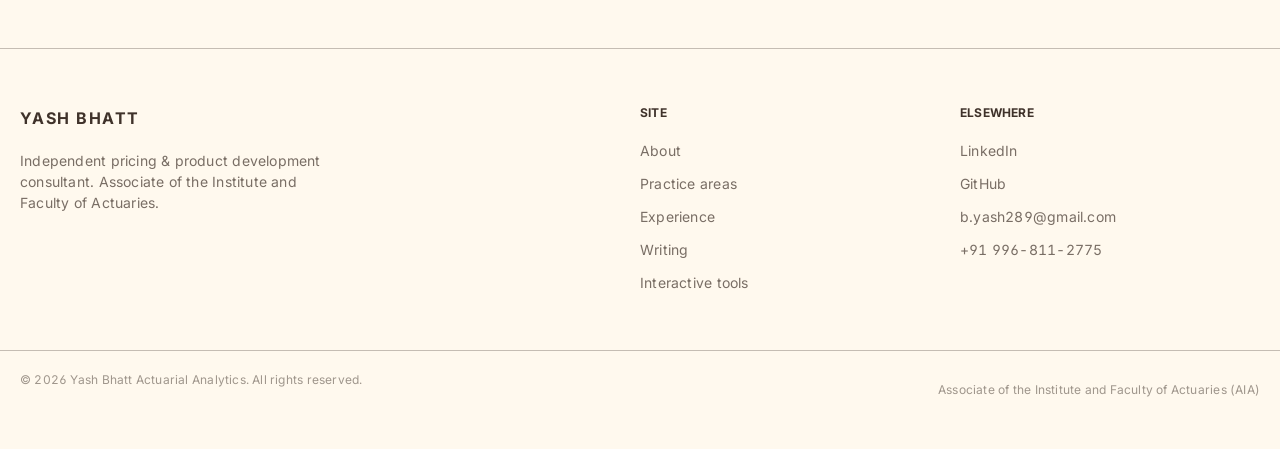
<file: articles/modernizing-actuarial-modeling-vm21.html>
<!DOCTYPE html>
<html lang="en">
<head>
  <meta charset="UTF-8">
  <meta name="viewport" content="width=device-width, initial-scale=1.0">
  <meta name="description" content="Modernizing Actuarial Modeling: Moving VM-21 and Statutory Calculations Off Excel and Onto Databricks - Yash Bhatt Insights">
  <title>Modernizing Actuarial Modeling: Moving VM-21 and Statutory Calculations Off Excel and Onto Databricks | Yash Bhatt | Actuarial Pricing & Analytics Consultant</title>
  
  <!-- CSS Stylesheet Modules -->
  <link rel="stylesheet" href="../css/variables.css?v=2.0">
  <link rel="stylesheet" href="../css/base.css?v=2.0">
  <link rel="stylesheet" href="../css/layout.css?v=2.0">
  <link rel="stylesheet" href="../css/components.css?v=2.0">
  <link rel="stylesheet" href="../css/animations.css?v=2.0">
</head>
<body>

  <!-- Header -->
  <header class="header" id="header">
    <div class="container nav">
      <a href="../index.html#hero" class="logo" aria-label="Yash Bhatt Home">
        Yash Bhatt
      </a>

      <!-- Desktop Navigation Links -->
      <nav aria-label="Primary Navigation">
        <ul class="nav-list">
          <li><a href="../index.html#profile" class="nav-link">About</a></li>
          <li><a href="../index.html#about" class="nav-link">Practice</a></li>
          <li><a href="../index.html#experience" class="nav-link">Experience</a></li>
          <li class="nav-item dropdown">
            <a href="../index.html#insights" class="nav-link dropdown-toggle active">Writing</a>
            <ul class="dropdown-menu">
              <li><a href="parametric-insurance-climate-risk.html" class="dropdown-item">Parametric Insurance &amp; Climate Risk</a></li>
              <li><a href="designing-pricing-multi-peril-parametric.html" class="dropdown-item">Designing Multi-Peril Parametric Products</a></li>
              <li><a href="mortality-curves-actuarial-laws-glm-splines.html" class="dropdown-item">Mortality Curves You Can Defend</a></li>
              <li><a href="predictive-analytics-life-insurance.html" class="dropdown-item">Predictive Analytics in Life Insurance</a></li>
              <li><a href="microinsurance-vietnam-remittance.html" class="dropdown-item">Micro-Insurance at Remittance Scale</a></li>
              <li><a href="modernizing-actuarial-modeling-vm21.html" class="dropdown-item">Moving VM-21 to Databricks</a></li>
              <li><a href="billion-record-experience-study-spark.html" class="dropdown-item">Billion-Record Study Pipelines</a></li>
              <li><a href="model-governance-platform-migration.html" class="dropdown-item">Model Risk in Platform Migration</a></li>
            </ul>
          </li>
          <li><a href="../tools/index.html" class="nav-link">Tools</a></li>
          <li><a href="../index.html#contact" class="nav-link">Contact</a></li>
        </ul>
      </nav>

      <button class="menu-btn" id="menuBtn" aria-expanded="false" aria-controls="mobileMenu" aria-label="Open menu">
        <span class="menu-btn-bar"></span>
        <span class="menu-btn-bar"></span>
        <span class="menu-btn-bar"></span>
      </button>
    </div>
  </header>

  <!-- Mobile Overlay Navigation -->
  <div class="mobile-menu" id="mobileMenu">
    <nav aria-label="Mobile Navigation">
      <ul class="mobile-nav-list">
        <li><a href="../index.html#profile" class="mobile-nav-link">About</a></li>
        <li><a href="../index.html#about" class="mobile-nav-link">Practice</a></li>
        <li><a href="../index.html#experience" class="mobile-nav-link">Experience</a></li>
        <li><a href="../index.html#insights" class="mobile-nav-link">Writing</a></li>
        <li><a href="../tools/index.html" class="mobile-nav-link">Tools</a></li>
        <li><a href="../index.html#contact" class="mobile-nav-link">Contact</a></li>
      </ul>
    </nav>
  </div>

  <main style="padding-top: calc(var(--header-height) + var(--spacing-xl)); padding-bottom: var(--spacing-xxl);">
    <article class="container-narrow">
      
      <!-- Back to index -->
      <div style="margin-bottom: var(--spacing-lg);">
        <a href="../index.html#insights" class="btn btn-link">&larr; All writing</a>
      </div>

      <!-- Article Header -->
      <header style="margin-bottom: var(--spacing-xl);">
        <span class="section-label" style="color: var(--color-text-muted); margin-bottom: 0;">
          Distributed Systems
        </span>
        <h1 style="font-size: var(--font-size-xl); margin-top: var(--spacing-md); margin-bottom: var(--spacing-sm); line-height: 1.2; font-family: var(--font-heading); font-weight: 400; color: var(--color-text-primary);">
          Modernizing Actuarial Modeling: Moving VM-21 and Statutory Calculations Off Excel and Onto Databricks
        </h1>
        <div style="color: var(--color-text-muted); font-size: var(--font-size-xs); display: flex; gap: var(--spacing-md); align-items: center;">
          <span>Published May 2026</span>
          <span>•</span>
          <span>5 min read</span>
          <span>•</span>
          <span>By Yash Bhatt</span>
        </div>
      </header>

      <!-- Article Content -->
      <div class="article-body" style="color: var(--color-text-secondary); line-height: var(--line-height-body); font-size: var(--font-size-base);">
        
<p>Ask most actuaries where their models live and the honest answer is often "a very large, very fragile Excel workbook." That worked for decades. It does not work under principle-based reserving, where the computational demands have exploded. I've built a VM-21 calculation engine and a suite of cashflow, hedging, and risk-measurement models on Databricks and risk tools, and the performance difference against a legacy Excel process is not incremental — it's transformational. Here's why the shift matters and how to do it responsibly.</p>

<h2 style="font-size: var(--font-size-lg); margin-top: var(--spacing-xl); margin-bottom: var(--spacing-sm); font-family: var(--font-heading); font-weight: 400; color: var(--color-text-primary);">Why the old approach breaks</h2>

<p>Principle-based reserving is computationally brutal by design. The VM-21 stochastic reserve is calculated over 10,000 economic scenarios generated by the American Academy of Actuaries' Interest Rate Generator. For pricing and asset-adequacy work you often need nested stochastic projections — scenarios inside scenarios — and, as RNA Analytics notes, "the demand for nested calculations is growing, with the accompanying computational burden expanding exponentially."</p>

<p>To put numbers on it, Milliman's oft-cited illustration is sobering: a 1,000-scenario model with reserves based on 1,000 paths at each valuation point, run over a 30-year monthly projection, requires each policy's cash flows to be projected 360 million times. That is simply not something an Excel workbook — or even a spreadsheet farm — handles gracefully. Firms have historically thrown hardware at it, running projections on grids of as many as 1,500 PCs.</p>

<p>The problem isn't just runtime. It's fragility, lack of version control, poor auditability, and the enormous key-person risk of a spreadsheet only one person truly understands.</p>

<h2 style="font-size: var(--font-size-lg); margin-top: var(--spacing-xl); margin-bottom: var(--spacing-sm); font-family: var(--font-heading); font-weight: 400; color: var(--color-text-primary);">What Databricks changes</h2>

<p>Moving these calculations onto Databricks and PySpark attacks the problem on several fronts at once. Spark distributes the computation across a cluster, so the embarrassingly parallel structure of a stochastic projection (each scenario is independent) maps naturally onto the platform. Delta Lake gives you versioned, transactional data with full lineage — so you can reproduce any run exactly, which is precisely what auditors and validators want.</p>

<p>The industry results are striking. Per Microsoft's customer story on Milliman's cloud HPC work, "insurers now complete complex actuarial runs in hours instead of days, with failure rates below 1% and up to 70% faster runtimes." One large insurer evaluated 7.2 million risk scenarios — the equivalent of 214 years of computation — in just three days with zero failures. WTW's RiskAgility FM claims run-times roughly 10x faster than legacy software. My own experience building a VM-21 engine on Databricks/PySpark echoes this: materially faster runs than the Excel process it replaced, with the added benefit of a controlled, reproducible environment.</p>

<p>There's a cost dimension too. In a cloud environment, faster runtimes translate directly into lower spend, and workload-specific cluster tuning lets you match compute to the job. Milliman reported one major UK client growing actuarial run volume by 20% year over year while overall compute costs fell 20% over the same period.</p>

<h2 style="font-size: var(--font-size-lg); margin-top: var(--spacing-xl); margin-bottom: var(--spacing-sm); font-family: var(--font-heading); font-weight: 400; color: var(--color-text-primary);">The part people skip: model risk</h2>

<p>Here's where I want to be emphatic. Speed is seductive, but a fast model that nobody has validated is a liability, not an asset. When I build these engines, I formally assess model appropriateness, limitations, and model risks — because a reserving calculation is a regulatory artifact, not just a number.</p>

<p>That means documenting assumptions and their justification; testing the Spark implementation against the legacy model to confirm the answers reconcile before you trust the new one; understanding where approximations (scenario reduction, policy clustering) are used and quantifying their impact; and building governance and sign-off into the pipeline. The NAIC's tightening expectations on model governance make this non-negotiable, and the American Academy of Actuaries is explicit that PBR increases modeling complexity "while at the same time requir[ing] more transparency for governance." Under PBR, the model is the reserve, and regulators expect transparency to match the increased complexity.</p>

<p>Cloud platforms actually make governance easier if you use them well — version control, lineage tracking, and reproducibility are built in rather than bolted on. That's a genuine upgrade over the "which version of the spreadsheet is the real one" problem.</p>

<h2 style="font-size: var(--font-size-lg); margin-top: var(--spacing-xl); margin-bottom: var(--spacing-sm); font-family: var(--font-heading); font-weight: 400; color: var(--color-text-primary);">How to approach the migration</h2>

<p>My advice to clients is to treat it as a staged transition, not a big-bang rewrite. Start by reconciling a single well-understood block against the legacy model until you trust the new engine completely. Then expand scope, build the governance and documentation layer in parallel, and only decommission the legacy process once you have demonstrated equivalence and stability. Model-efficiency techniques like policy clustering and scenario reduction can cut runtime and cost further — but only once you've quantified their impact on the answer. The efficiency gains are real, but they're only worth having if the answers are right and defensible.</p>

<p>If you're facing VM-21, VM-22, or broader PBR computational demands and your current process is straining, this is exactly the kind of modernization I help firms execute — fast and validated. Let's talk.</p>

      </div>

      <!-- Article Footer / CTA -->
      <hr style="border: 0; border-top: 1px solid var(--color-surface-border); margin-block: var(--spacing-xxl);">
      
      <div class="glass-card" style="padding: var(--spacing-xl); border-radius: var(--radius-md); text-align: center;">
        <h3 style="font-size: var(--font-size-lg); margin-bottom: var(--spacing-sm); font-family: var(--font-heading); color: var(--color-text-primary);">Need Expert Pricing & Modeling Solutions?</h3>
        <p style="color: var(--color-text-secondary); font-size: var(--font-size-sm); margin-bottom: var(--spacing-md); max-width: 600px; margin-inline: auto;">
          I work with insurers, reinsurers, and consulting firms under flexible technical delivery frameworks to evaluate complex risks, model extreme scenarios, and modernise legacy calculations.
        </p>
        <div style="display: flex; flex-wrap: wrap; gap: var(--spacing-md); justify-content: center;">
          <a href="../index.html#contact" class="btn btn-primary">Start a Partnership</a>
          <a href="../assets/Yash_Actuarial_Analytics_Proposal.pdf" class="btn btn-secondary" target="_blank" rel="noopener">View Consulting Proposal</a>
        </div>
      </div>
      
      <!-- Read More Navigation -->
      <div style="margin-top: var(--spacing-xxl);">
        <h4 style="font-size: var(--font-size-md); margin-bottom: var(--spacing-md); font-family: var(--font-heading); font-weight: 700; border-bottom: 1px solid var(--color-surface-border); padding-bottom: 8px; color: var(--color-text-primary);">
          Other Featured Insights
        </h4>
        <div class="grid grid-2" style="gap: var(--spacing-md);">
          
          <div class="insight-card scroll-reveal" style="display: flex; flex-direction: column; justify-content: space-between; padding: var(--spacing-md); border-radius: var(--radius-md); background-color: var(--color-surface); border: 1px solid var(--color-surface-border);">
            <div>
              <span style="color: var(--color-text-muted); font-weight: 700; font-size: 11px; text-transform: uppercase; letter-spacing: 0.05em;">Parametric Climate</span>
              <h5 style="font-size: var(--font-size-sm); margin-top: 8px; margin-bottom: var(--spacing-xs); font-family: var(--font-heading); font-weight: 400; color: var(--color-text-primary);">Parametric Insurance: The Fast, Data-Driven Answer to Climate Risk in Emerging Markets</h5>
            </div>
            <div style="margin-top: var(--spacing-sm); display: flex; justify-content: space-between; align-items: center; font-size: 11px; color: var(--color-text-muted);">
              <span>May 2026</span>
              <a href="parametric-insurance-climate-risk.html" style="font-weight: 600; color: var(--color-accent);">Read Article &rarr;</a>
            </div>
          </div>
        
          <div class="insight-card scroll-reveal" style="display: flex; flex-direction: column; justify-content: space-between; padding: var(--spacing-md); border-radius: var(--radius-md); background-color: var(--color-surface); border: 1px solid var(--color-surface-border);">
            <div>
              <span style="color: var(--color-text-muted); font-weight: 700; font-size: 11px; text-transform: uppercase; letter-spacing: 0.05em;">Parametric Climate</span>
              <h5 style="font-size: var(--font-size-sm); margin-top: 8px; margin-bottom: var(--spacing-xs); font-family: var(--font-heading); font-weight: 400; color: var(--color-text-primary);">Designing and Pricing a Multi-Peril Parametric Product: A Practitioner's Walkthrough</h5>
            </div>
            <div style="margin-top: var(--spacing-sm); display: flex; justify-content: space-between; align-items: center; font-size: 11px; color: var(--color-text-muted);">
              <span>May 2026</span>
              <a href="designing-pricing-multi-peril-parametric.html" style="font-weight: 600; color: var(--color-accent);">Read Article &rarr;</a>
            </div>
          </div>
        
          <div class="insight-card scroll-reveal" style="display: flex; flex-direction: column; justify-content: space-between; padding: var(--spacing-md); border-radius: var(--radius-md); background-color: var(--color-surface); border: 1px solid var(--color-surface-border);">
            <div>
              <span style="color: var(--color-text-muted); font-weight: 700; font-size: 11px; text-transform: uppercase; letter-spacing: 0.05em;">Reinsurance Pricing</span>
              <h5 style="font-size: var(--font-size-sm); margin-top: 8px; margin-bottom: var(--spacing-xs); font-family: var(--font-heading); font-weight: 400; color: var(--color-text-primary);">Predictive Analytics in Life Insurance: From Mortality Curves to Machine Learning</h5>
            </div>
            <div style="margin-top: var(--spacing-sm); display: flex; justify-content: space-between; align-items: center; font-size: 11px; color: var(--color-text-muted);">
              <span>May 2026</span>
              <a href="predictive-analytics-life-insurance.html" style="font-weight: 600; color: var(--color-accent);">Read Article &rarr;</a>
            </div>
          </div>
        
          <div class="insight-card scroll-reveal" style="display: flex; flex-direction: column; justify-content: space-between; padding: var(--spacing-md); border-radius: var(--radius-md); background-color: var(--color-surface); border: 1px solid var(--color-surface-border);">
            <div>
              <span style="color: var(--color-text-muted); font-weight: 700; font-size: 11px; text-transform: uppercase; letter-spacing: 0.05em;">Distributed Systems</span>
              <h5 style="font-size: var(--font-size-sm); margin-top: 8px; margin-bottom: var(--spacing-xs); font-family: var(--font-heading); font-weight: 400; color: var(--color-text-primary);">Building Billion-Record Experience-Study Pipelines with Delta Lake, Spark, and MLflow</h5>
            </div>
            <div style="margin-top: var(--spacing-sm); display: flex; justify-content: space-between; align-items: center; font-size: 11px; color: var(--color-text-muted);">
              <span>May 2026</span>
              <a href="billion-record-experience-study-spark.html" style="font-weight: 600; color: var(--color-accent);">Read Article &rarr;</a>
            </div>
          </div>
        
        </div>
      </div>

    </article>
  </main>

    <!-- Footer -->
  <footer class="footer">
    <div class="container footer-grid grid">
      <div class="footer-brand">
        <a href="../index.html#hero" class="logo">
          Yash Bhatt
        </a>
        <p class="footer-brand-text">
          Independent pricing &amp; product development consultant. Associate of the Institute and Faculty of Actuaries.
        </p>
      </div>

      <div>
        <h3 class="footer-links-title">Site</h3>
        <ul class="footer-links-list">
          <li><a href="../index.html#profile" class="footer-link">About</a></li>
          <li><a href="../index.html#about" class="footer-link">Practice areas</a></li>
          <li><a href="../index.html#experience" class="footer-link">Experience</a></li>
          <li><a href="../index.html#insights" class="footer-link">Writing</a></li>
          <li><a href="../tools/index.html" class="footer-link">Interactive tools</a></li>
        </ul>
      </div>

      <div>
        <h3 class="footer-links-title">Elsewhere</h3>
        <ul class="footer-links-list">
          <li><a href="https://linkedin.com/in/yashbhatt28" class="footer-link" target="_blank" rel="noopener">LinkedIn</a></li>
          <li><a href="https://github.com/yash-bhatt" class="footer-link" target="_blank" rel="noopener">GitHub</a></li>
          <li><a href="mailto:b.yash289@gmail.com" class="footer-link">b.yash289@gmail.com</a></li>
          <li><a href="tel:+919968112775" class="footer-link">+91 996-811-2775</a></li>
        </ul>
      </div>
    </div>

    <div class="container footer-bottom">
      <p>&copy; <span id="currentYear">2026</span> Yash Bhatt Actuarial Analytics. All rights reserved.</p>
      <p>Associate of the Institute and Faculty of Actuaries (AIA)</p>
    </div>
  </footer>

  <!-- Scripts -->
  <script src="../js/main.js?v=2.0"></script>
  <script src="../js/scroll-effects.js?v=2.0"></script>
</body>
</html>
</file>
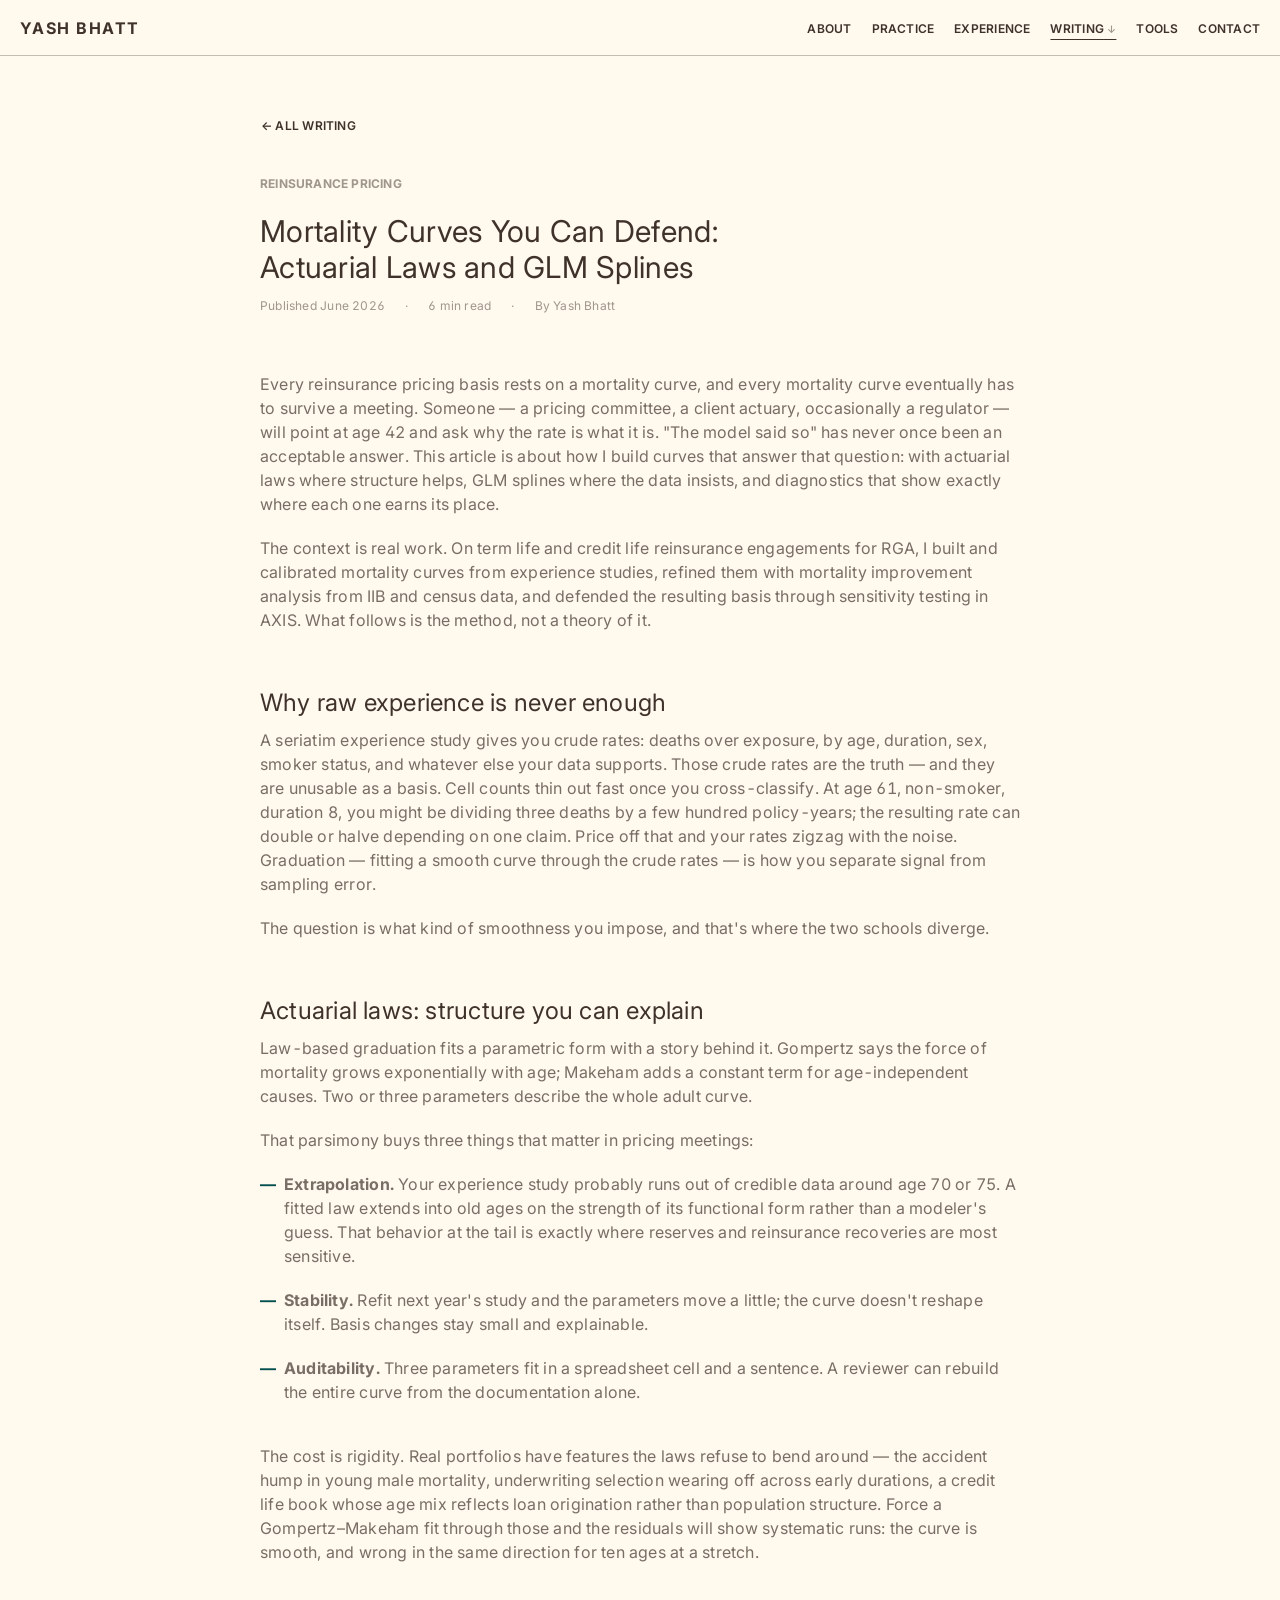
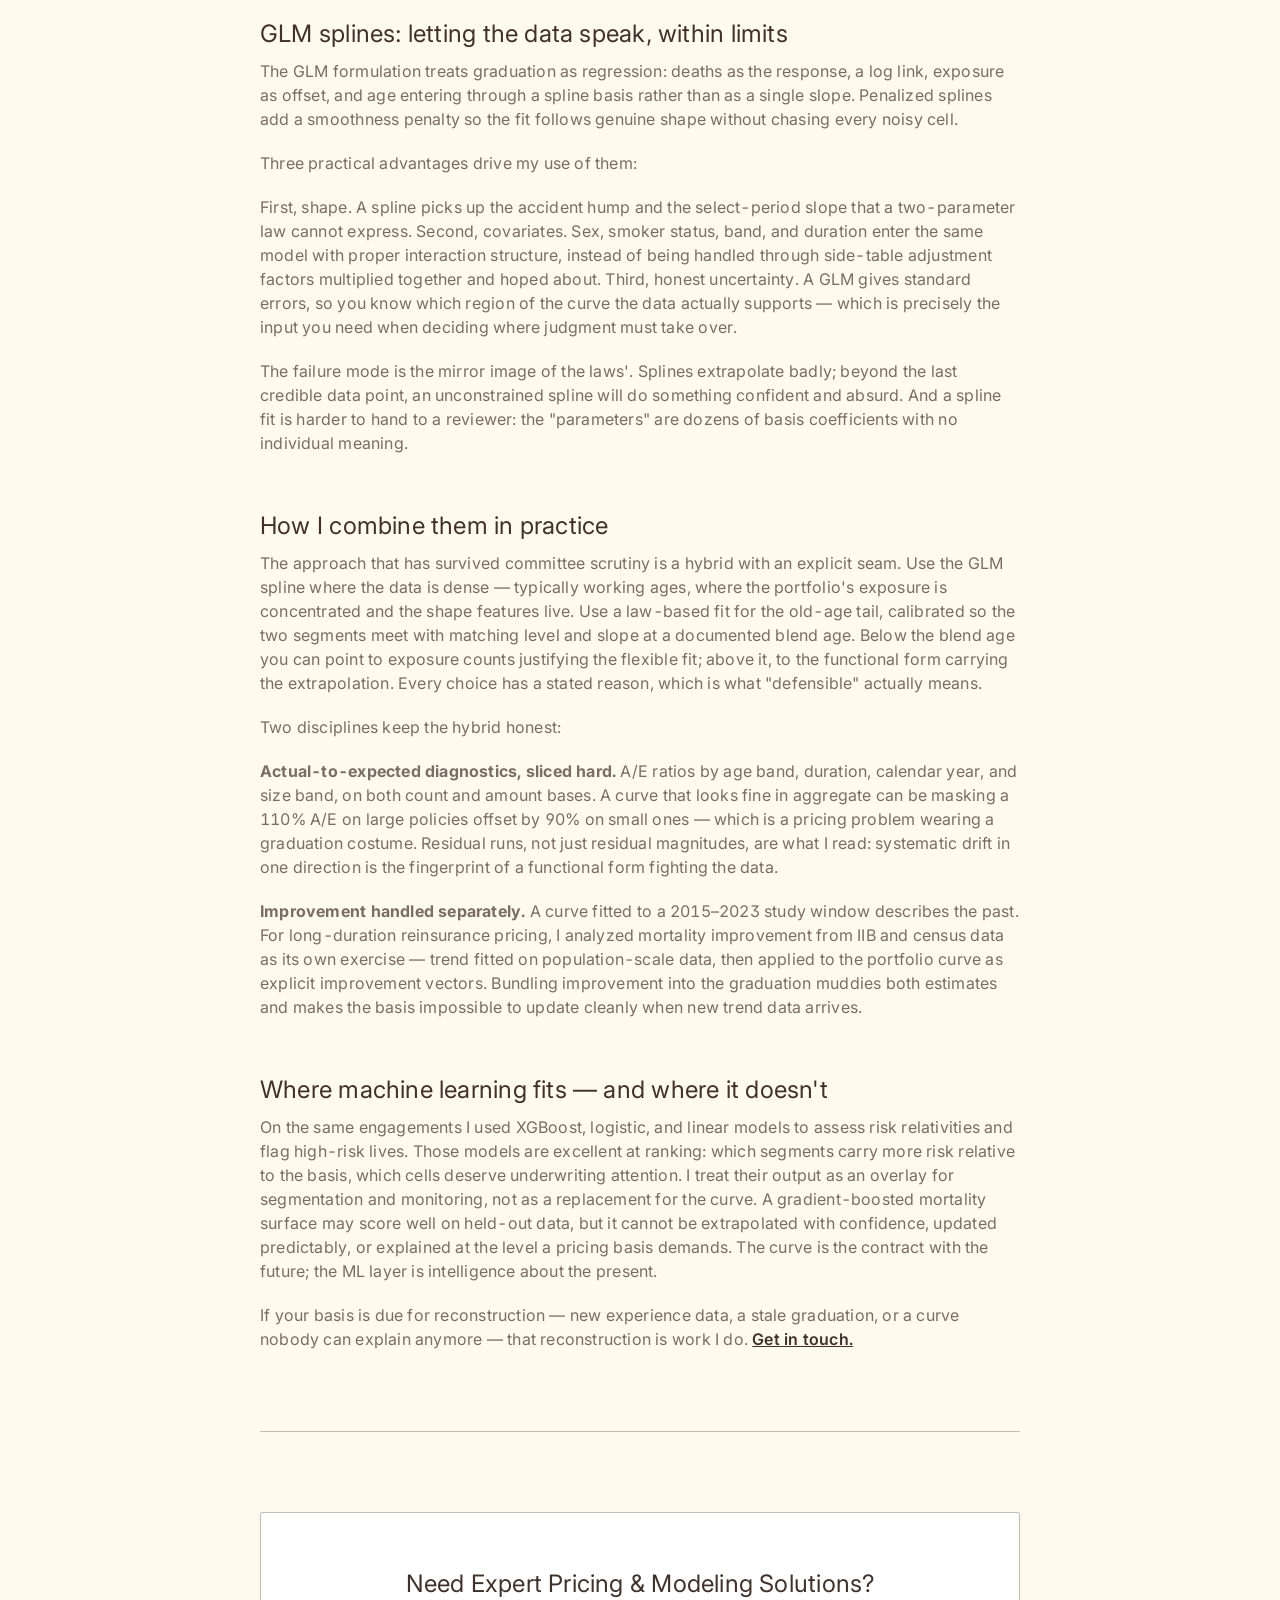
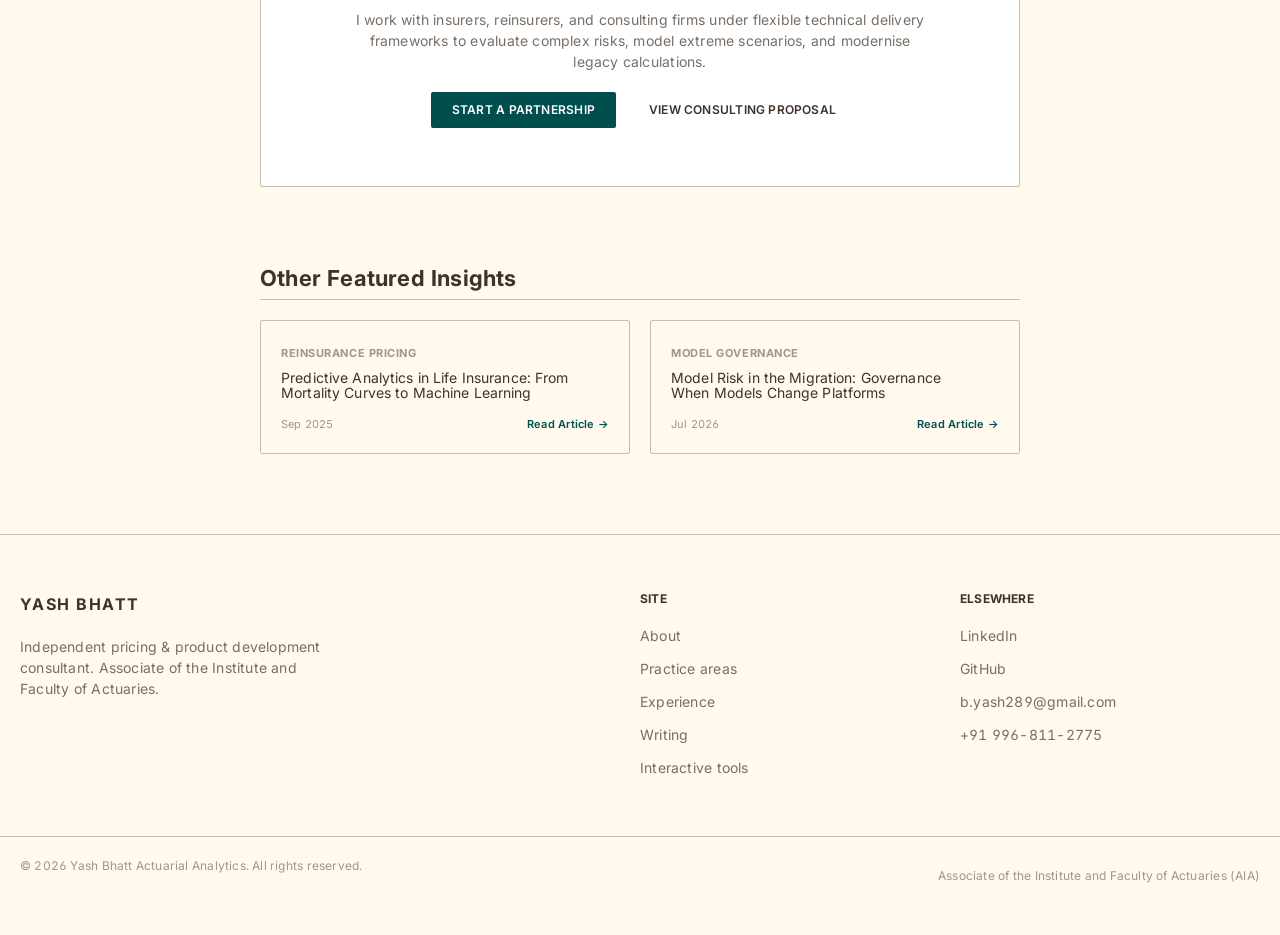
<file: articles/mortality-curves-actuarial-laws-glm-splines.html>
<!DOCTYPE html>
<html lang="en">
<head>
  <meta charset="UTF-8">
  <meta name="viewport" content="width=device-width, initial-scale=1.0">
  <meta name="description" content="How mortality curves get built for reinsurance pricing: law-based calibrations, GLM splines, and the diagnostics that make a basis defensible - Yash Bhatt">
  <title>Mortality Curves You Can Defend: Actuarial Laws and GLM Splines | Yash Bhatt</title>

  <!-- CSS Stylesheet Modules -->
  <link rel="stylesheet" href="../css/variables.css?v=2.0">
  <link rel="stylesheet" href="../css/base.css?v=2.0">
  <link rel="stylesheet" href="../css/layout.css?v=2.0">
  <link rel="stylesheet" href="../css/components.css?v=2.0">
  <link rel="stylesheet" href="../css/animations.css?v=2.0">
</head>
<body>

  <!-- Header -->
  <header class="header" id="header">
    <div class="container nav">
      <a href="../index.html#hero" class="logo" aria-label="Yash Bhatt Home">
        Yash Bhatt
      </a>

      <!-- Desktop Navigation Links -->
      <nav aria-label="Primary Navigation">
        <ul class="nav-list">
          <li><a href="../index.html#profile" class="nav-link">About</a></li>
          <li><a href="../index.html#about" class="nav-link">Practice</a></li>
          <li><a href="../index.html#experience" class="nav-link">Experience</a></li>
          <li class="nav-item dropdown">
            <a href="../index.html#insights" class="nav-link dropdown-toggle active">Writing</a>
            <ul class="dropdown-menu">
              <li><a href="parametric-insurance-climate-risk.html" class="dropdown-item">Parametric Insurance &amp; Climate Risk</a></li>
              <li><a href="designing-pricing-multi-peril-parametric.html" class="dropdown-item">Designing Multi-Peril Parametric Products</a></li>
              <li><a href="mortality-curves-actuarial-laws-glm-splines.html" class="dropdown-item">Mortality Curves You Can Defend</a></li>
              <li><a href="predictive-analytics-life-insurance.html" class="dropdown-item">Predictive Analytics in Life Insurance</a></li>
              <li><a href="microinsurance-vietnam-remittance.html" class="dropdown-item">Micro-Insurance at Remittance Scale</a></li>
              <li><a href="modernizing-actuarial-modeling-vm21.html" class="dropdown-item">Moving VM-21 to Databricks</a></li>
              <li><a href="billion-record-experience-study-spark.html" class="dropdown-item">Billion-Record Study Pipelines</a></li>
              <li><a href="model-governance-platform-migration.html" class="dropdown-item">Model Risk in Platform Migration</a></li>
            </ul>
          </li>
          <li><a href="../tools/index.html" class="nav-link">Tools</a></li>
          <li><a href="../index.html#contact" class="nav-link">Contact</a></li>
        </ul>
      </nav>

      <button class="menu-btn" id="menuBtn" aria-expanded="false" aria-controls="mobileMenu" aria-label="Open menu">
        <span class="menu-btn-bar"></span>
        <span class="menu-btn-bar"></span>
        <span class="menu-btn-bar"></span>
      </button>
    </div>
  </header>

  <!-- Mobile Overlay Navigation -->
  <div class="mobile-menu" id="mobileMenu">
    <nav aria-label="Mobile Navigation">
      <ul class="mobile-nav-list">
        <li><a href="../index.html#profile" class="mobile-nav-link">About</a></li>
        <li><a href="../index.html#about" class="mobile-nav-link">Practice</a></li>
        <li><a href="../index.html#experience" class="mobile-nav-link">Experience</a></li>
        <li><a href="../index.html#insights" class="mobile-nav-link">Writing</a></li>
        <li><a href="../tools/index.html" class="mobile-nav-link">Tools</a></li>
        <li><a href="../index.html#contact" class="mobile-nav-link">Contact</a></li>
      </ul>
    </nav>
  </div>

  <main style="padding-top: calc(var(--header-height) + var(--spacing-xl)); padding-bottom: var(--spacing-xxl);">
    <article class="container-narrow">

      <!-- Back to index -->
      <div style="margin-bottom: var(--spacing-lg);">
        <a href="../index.html#insights" class="btn btn-link">&larr; All writing</a>
      </div>

      <!-- Article Header -->
      <header style="margin-bottom: var(--spacing-xl);">
        <span class="section-label" style="color: var(--color-text-muted); margin-bottom: 0;">
          Reinsurance Pricing
        </span>
        <h1 style="font-size: var(--font-size-xl); margin-top: var(--spacing-md); margin-bottom: var(--spacing-sm); line-height: 1.2; font-family: var(--font-heading); font-weight: 400; color: var(--color-text-primary);">
          Mortality Curves You Can Defend: Actuarial Laws and GLM Splines
        </h1>
        <div style="color: var(--color-text-muted); font-size: var(--font-size-xs); display: flex; gap: var(--spacing-md); align-items: center;">
          <span>Published June 2026</span>
          <span>&middot;</span>
          <span>6 min read</span>
          <span>&middot;</span>
          <span>By Yash Bhatt</span>
        </div>
      </header>

      <!-- Article Content -->
      <div class="article-body" style="color: var(--color-text-secondary); line-height: var(--line-height-body); font-size: var(--font-size-base);">

<p>Every reinsurance pricing basis rests on a mortality curve, and every mortality curve eventually has to survive a meeting. Someone — a pricing committee, a client actuary, occasionally a regulator — will point at age 42 and ask why the rate is what it is. "The model said so" has never once been an acceptable answer. This article is about how I build curves that answer that question: with actuarial laws where structure helps, GLM splines where the data insists, and diagnostics that show exactly where each one earns its place.</p>

<p>The context is real work. On term life and credit life reinsurance engagements for RGA, I built and calibrated mortality curves from experience studies, refined them with mortality improvement analysis from IIB and census data, and defended the resulting basis through sensitivity testing in AXIS. What follows is the method, not a theory of it.</p>

<h2 style="font-size: var(--font-size-lg); margin-top: var(--spacing-xl); margin-bottom: var(--spacing-sm); font-family: var(--font-heading); font-weight: 400; color: var(--color-text-primary);">Why raw experience is never enough</h2>

<p>A seriatim experience study gives you crude rates: deaths over exposure, by age, duration, sex, smoker status, and whatever else your data supports. Those crude rates are the truth — and they are unusable as a basis. Cell counts thin out fast once you cross-classify. At age 61, non-smoker, duration 8, you might be dividing three deaths by a few hundred policy-years; the resulting rate can double or halve depending on one claim. Price off that and your rates zigzag with the noise. Graduation — fitting a smooth curve through the crude rates — is how you separate signal from sampling error.</p>

<p>The question is what kind of smoothness you impose, and that's where the two schools diverge.</p>

<h2 style="font-size: var(--font-size-lg); margin-top: var(--spacing-xl); margin-bottom: var(--spacing-sm); font-family: var(--font-heading); font-weight: 400; color: var(--color-text-primary);">Actuarial laws: structure you can explain</h2>

<p>Law-based graduation fits a parametric form with a story behind it. Gompertz says the force of mortality grows exponentially with age; Makeham adds a constant term for age-independent causes. Two or three parameters describe the whole adult curve.</p>

<p>That parsimony buys three things that matter in pricing meetings:</p>

<ul style="list-style-type: none; padding-left: 0; margin-bottom: var(--spacing-lg);">
  <li style="margin-bottom: var(--spacing-md); position: relative; padding-left: 24px;">
    <span style="position: absolute; left: 0; color: var(--color-accent); font-weight: bold;">&#8212;</span>
    <strong>Extrapolation.</strong> Your experience study probably runs out of credible data around age 70 or 75. A fitted law extends into old ages on the strength of its functional form rather than a modeler's guess. That behavior at the tail is exactly where reserves and reinsurance recoveries are most sensitive.
  </li>
  <li style="margin-bottom: var(--spacing-md); position: relative; padding-left: 24px;">
    <span style="position: absolute; left: 0; color: var(--color-accent); font-weight: bold;">&#8212;</span>
    <strong>Stability.</strong> Refit next year's study and the parameters move a little; the curve doesn't reshape itself. Basis changes stay small and explainable.
  </li>
  <li style="margin-bottom: var(--spacing-md); position: relative; padding-left: 24px;">
    <span style="position: absolute; left: 0; color: var(--color-accent); font-weight: bold;">&#8212;</span>
    <strong>Auditability.</strong> Three parameters fit in a spreadsheet cell and a sentence. A reviewer can rebuild the entire curve from the documentation alone.
  </li>
</ul>

<p>The cost is rigidity. Real portfolios have features the laws refuse to bend around — the accident hump in young male mortality, underwriting selection wearing off across early durations, a credit life book whose age mix reflects loan origination rather than population structure. Force a Gompertz–Makeham fit through those and the residuals will show systematic runs: the curve is smooth, and wrong in the same direction for ten ages at a stretch.</p>

<h2 style="font-size: var(--font-size-lg); margin-top: var(--spacing-xl); margin-bottom: var(--spacing-sm); font-family: var(--font-heading); font-weight: 400; color: var(--color-text-primary);">GLM splines: letting the data speak, within limits</h2>

<p>The GLM formulation treats graduation as regression: deaths as the response, a log link, exposure as offset, and age entering through a spline basis rather than as a single slope. Penalized splines add a smoothness penalty so the fit follows genuine shape without chasing every noisy cell.</p>

<p>Three practical advantages drive my use of them:</p>

<p>First, shape. A spline picks up the accident hump and the select-period slope that a two-parameter law cannot express. Second, covariates. Sex, smoker status, band, and duration enter the same model with proper interaction structure, instead of being handled through side-table adjustment factors multiplied together and hoped about. Third, honest uncertainty. A GLM gives standard errors, so you know which region of the curve the data actually supports — which is precisely the input you need when deciding where judgment must take over.</p>

<p>The failure mode is the mirror image of the laws'. Splines extrapolate badly; beyond the last credible data point, an unconstrained spline will do something confident and absurd. And a spline fit is harder to hand to a reviewer: the "parameters" are dozens of basis coefficients with no individual meaning.</p>

<h2 style="font-size: var(--font-size-lg); margin-top: var(--spacing-xl); margin-bottom: var(--spacing-sm); font-family: var(--font-heading); font-weight: 400; color: var(--color-text-primary);">How I combine them in practice</h2>

<p>The approach that has survived committee scrutiny is a hybrid with an explicit seam. Use the GLM spline where the data is dense — typically working ages, where the portfolio's exposure is concentrated and the shape features live. Use a law-based fit for the old-age tail, calibrated so the two segments meet with matching level and slope at a documented blend age. Below the blend age you can point to exposure counts justifying the flexible fit; above it, to the functional form carrying the extrapolation. Every choice has a stated reason, which is what "defensible" actually means.</p>

<p>Two disciplines keep the hybrid honest:</p>

<p><strong>Actual-to-expected diagnostics, sliced hard.</strong> A/E ratios by age band, duration, calendar year, and size band, on both count and amount bases. A curve that looks fine in aggregate can be masking a 110% A/E on large policies offset by 90% on small ones — which is a pricing problem wearing a graduation costume. Residual runs, not just residual magnitudes, are what I read: systematic drift in one direction is the fingerprint of a functional form fighting the data.</p>

<p><strong>Improvement handled separately.</strong> A curve fitted to a 2015–2023 study window describes the past. For long-duration reinsurance pricing, I analyzed mortality improvement from IIB and census data as its own exercise — trend fitted on population-scale data, then applied to the portfolio curve as explicit improvement vectors. Bundling improvement into the graduation muddies both estimates and makes the basis impossible to update cleanly when new trend data arrives.</p>

<h2 style="font-size: var(--font-size-lg); margin-top: var(--spacing-xl); margin-bottom: var(--spacing-sm); font-family: var(--font-heading); font-weight: 400; color: var(--color-text-primary);">Where machine learning fits — and where it doesn't</h2>

<p>On the same engagements I used XGBoost, logistic, and linear models to assess risk relativities and flag high-risk lives. Those models are excellent at ranking: which segments carry more risk relative to the basis, which cells deserve underwriting attention. I treat their output as an overlay for segmentation and monitoring, not as a replacement for the curve. A gradient-boosted mortality surface may score well on held-out data, but it cannot be extrapolated with confidence, updated predictably, or explained at the level a pricing basis demands. The curve is the contract with the future; the ML layer is intelligence about the present.</p>

<p>If your basis is due for reconstruction — new experience data, a stale graduation, or a curve nobody can explain anymore — that reconstruction is work I do. <a href="../index.html#contact" style="font-weight: 600; text-decoration: underline;">Get in touch.</a></p>

      </div>

      <!-- Article Footer / CTA -->
      <hr style="border: 0; border-top: 1px solid var(--color-surface-border); margin-block: var(--spacing-xxl);">

      <div class="glass-card" style="padding: var(--spacing-xl); border-radius: var(--radius-md); text-align: center;">
        <h3 style="font-size: var(--font-size-lg); margin-bottom: var(--spacing-sm); font-family: var(--font-heading); color: var(--color-text-primary);">Need Expert Pricing &amp; Modeling Solutions?</h3>
        <p style="color: var(--color-text-secondary); font-size: var(--font-size-sm); margin-bottom: var(--spacing-md); max-width: 600px; margin-inline: auto;">
          I work with insurers, reinsurers, and consulting firms under flexible technical delivery frameworks to evaluate complex risks, model extreme scenarios, and modernise legacy calculations.
        </p>
        <div style="display: flex; flex-wrap: wrap; gap: var(--spacing-md); justify-content: center;">
          <a href="../index.html#contact" class="btn btn-primary">Start a Partnership</a>
          <a href="../assets/Yash_Actuarial_Analytics_Proposal.pdf" class="btn btn-secondary" target="_blank" rel="noopener">View Consulting Proposal</a>
        </div>
      </div>

      <!-- Read More Navigation -->
      <div style="margin-top: var(--spacing-xxl);">
        <h4 style="font-size: var(--font-size-md); margin-bottom: var(--spacing-md); font-family: var(--font-heading); font-weight: 700; border-bottom: 1px solid var(--color-surface-border); padding-bottom: 8px; color: var(--color-text-primary);">
          Other Featured Insights
        </h4>
        <div class="grid grid-2" style="gap: var(--spacing-md);">

          <div class="insight-card scroll-reveal" style="display: flex; flex-direction: column; justify-content: space-between; padding: var(--spacing-md); border-radius: var(--radius-md); background-color: var(--color-surface); border: 1px solid var(--color-surface-border);">
            <div>
              <span style="color: var(--color-text-muted); font-weight: 700; font-size: 11px; text-transform: uppercase; letter-spacing: 0.05em;">Reinsurance Pricing</span>
              <h5 style="font-size: var(--font-size-sm); margin-top: 8px; margin-bottom: var(--spacing-xs); font-family: var(--font-heading); font-weight: 400; color: var(--color-text-primary);">Predictive Analytics in Life Insurance: From Mortality Curves to Machine Learning</h5>
            </div>
            <div style="margin-top: var(--spacing-sm); display: flex; justify-content: space-between; align-items: center; font-size: 11px; color: var(--color-text-muted);">
              <span>Sep 2025</span>
              <a href="predictive-analytics-life-insurance.html" style="font-weight: 600; color: var(--color-accent);">Read Article &rarr;</a>
            </div>
          </div>

          <div class="insight-card scroll-reveal" style="display: flex; flex-direction: column; justify-content: space-between; padding: var(--spacing-md); border-radius: var(--radius-md); background-color: var(--color-surface); border: 1px solid var(--color-surface-border);">
            <div>
              <span style="color: var(--color-text-muted); font-weight: 700; font-size: 11px; text-transform: uppercase; letter-spacing: 0.05em;">Model Governance</span>
              <h5 style="font-size: var(--font-size-sm); margin-top: 8px; margin-bottom: var(--spacing-xs); font-family: var(--font-heading); font-weight: 400; color: var(--color-text-primary);">Model Risk in the Migration: Governance When Models Change Platforms</h5>
            </div>
            <div style="margin-top: var(--spacing-sm); display: flex; justify-content: space-between; align-items: center; font-size: 11px; color: var(--color-text-muted);">
              <span>Jul 2026</span>
              <a href="model-governance-platform-migration.html" style="font-weight: 600; color: var(--color-accent);">Read Article &rarr;</a>
            </div>
          </div>

        </div>
      </div>

    </article>
  </main>

  <!-- Footer -->
  <footer class="footer">
    <div class="container footer-grid grid">
      <div class="footer-brand">
        <a href="../index.html#hero" class="logo">
          Yash Bhatt
        </a>
        <p class="footer-brand-text">
          Independent pricing &amp; product development consultant. Associate of the Institute and Faculty of Actuaries.
        </p>
      </div>

      <div>
        <h3 class="footer-links-title">Site</h3>
        <ul class="footer-links-list">
          <li><a href="../index.html#profile" class="footer-link">About</a></li>
          <li><a href="../index.html#about" class="footer-link">Practice areas</a></li>
          <li><a href="../index.html#experience" class="footer-link">Experience</a></li>
          <li><a href="../index.html#insights" class="footer-link">Writing</a></li>
          <li><a href="../tools/index.html" class="footer-link">Interactive tools</a></li>
        </ul>
      </div>

      <div>
        <h3 class="footer-links-title">Elsewhere</h3>
        <ul class="footer-links-list">
          <li><a href="https://linkedin.com/in/yashbhatt28" class="footer-link" target="_blank" rel="noopener">LinkedIn</a></li>
          <li><a href="https://github.com/yash-bhatt" class="footer-link" target="_blank" rel="noopener">GitHub</a></li>
          <li><a href="mailto:b.yash289@gmail.com" class="footer-link">b.yash289@gmail.com</a></li>
          <li><a href="tel:+919968112775" class="footer-link">+91 996-811-2775</a></li>
        </ul>
      </div>
    </div>

    <div class="container footer-bottom">
      <p>&copy; <span id="currentYear">2026</span> Yash Bhatt Actuarial Analytics. All rights reserved.</p>
      <p>Associate of the Institute and Faculty of Actuaries (AIA)</p>
    </div>
  </footer>

  <!-- Scripts -->
  <script src="../js/main.js?v=2.0"></script>
  <script src="../js/scroll-effects.js?v=2.0"></script>
</body>
</html>
</file>
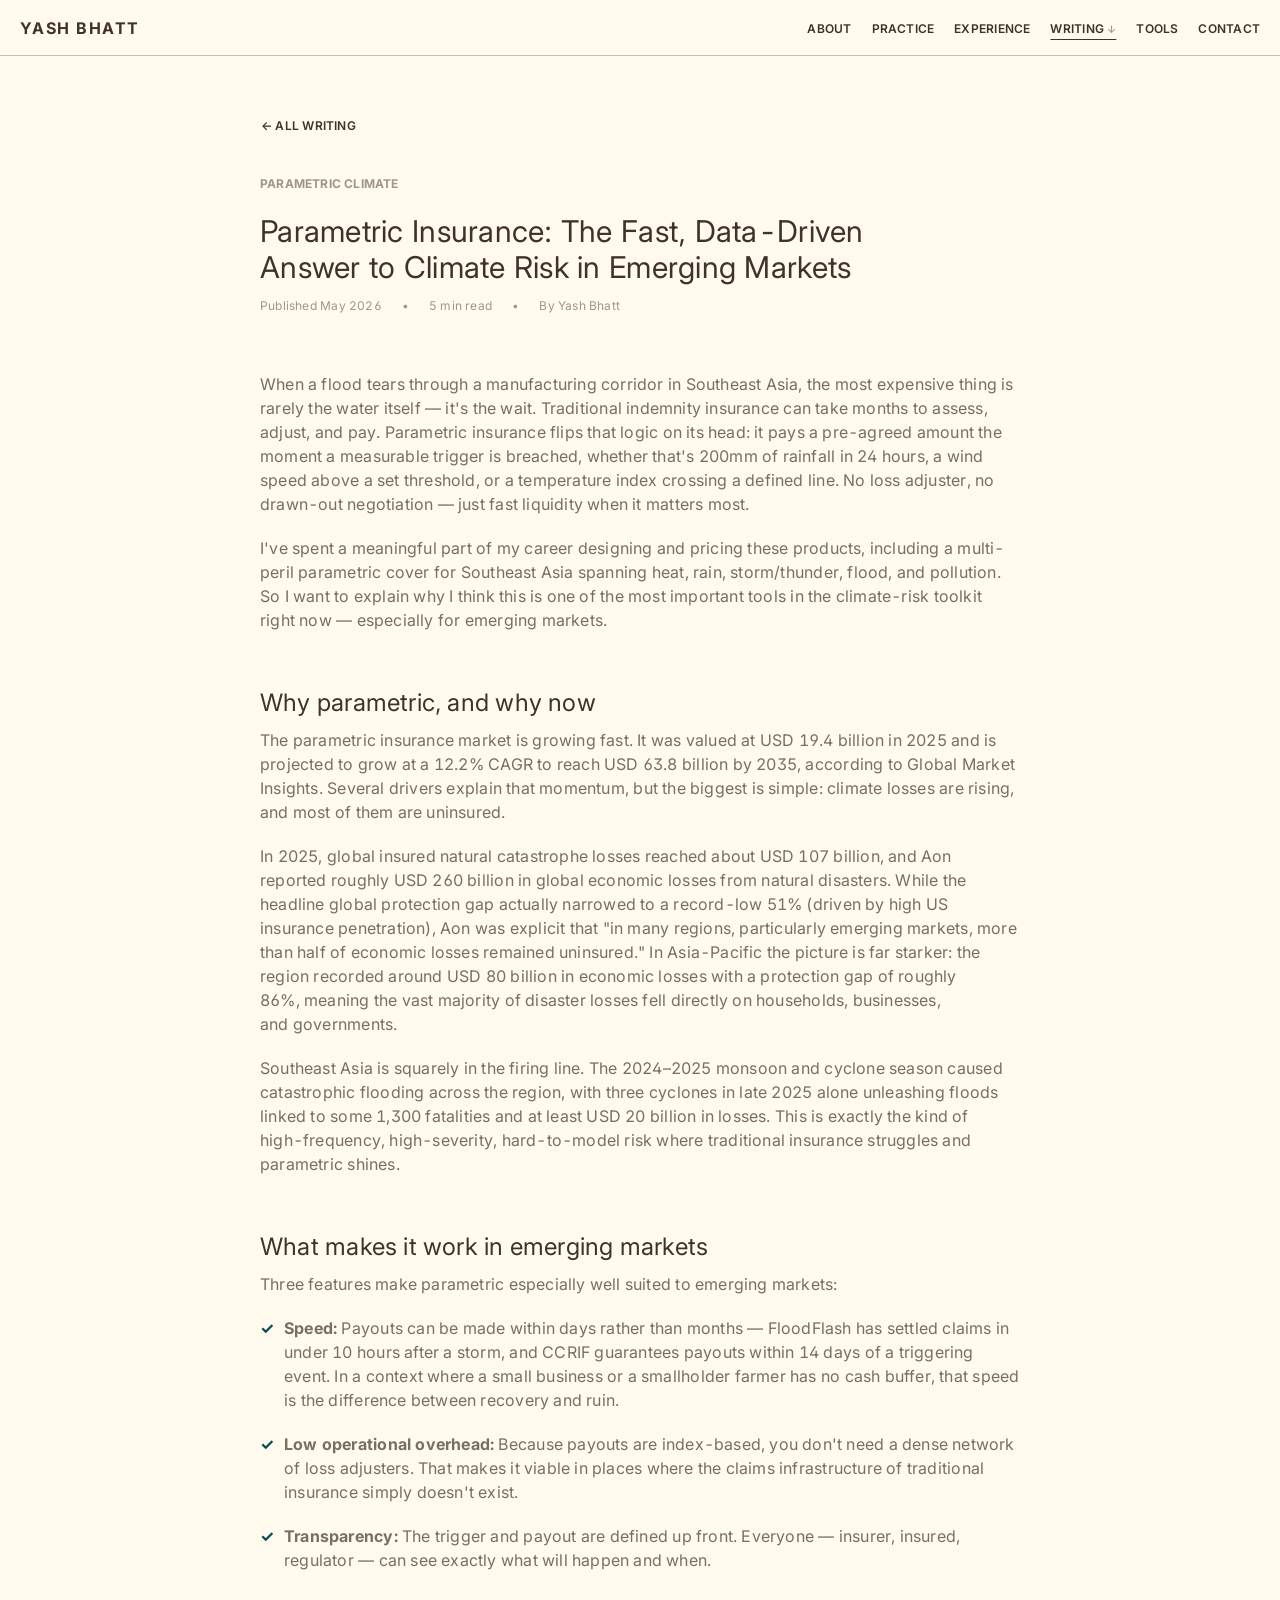
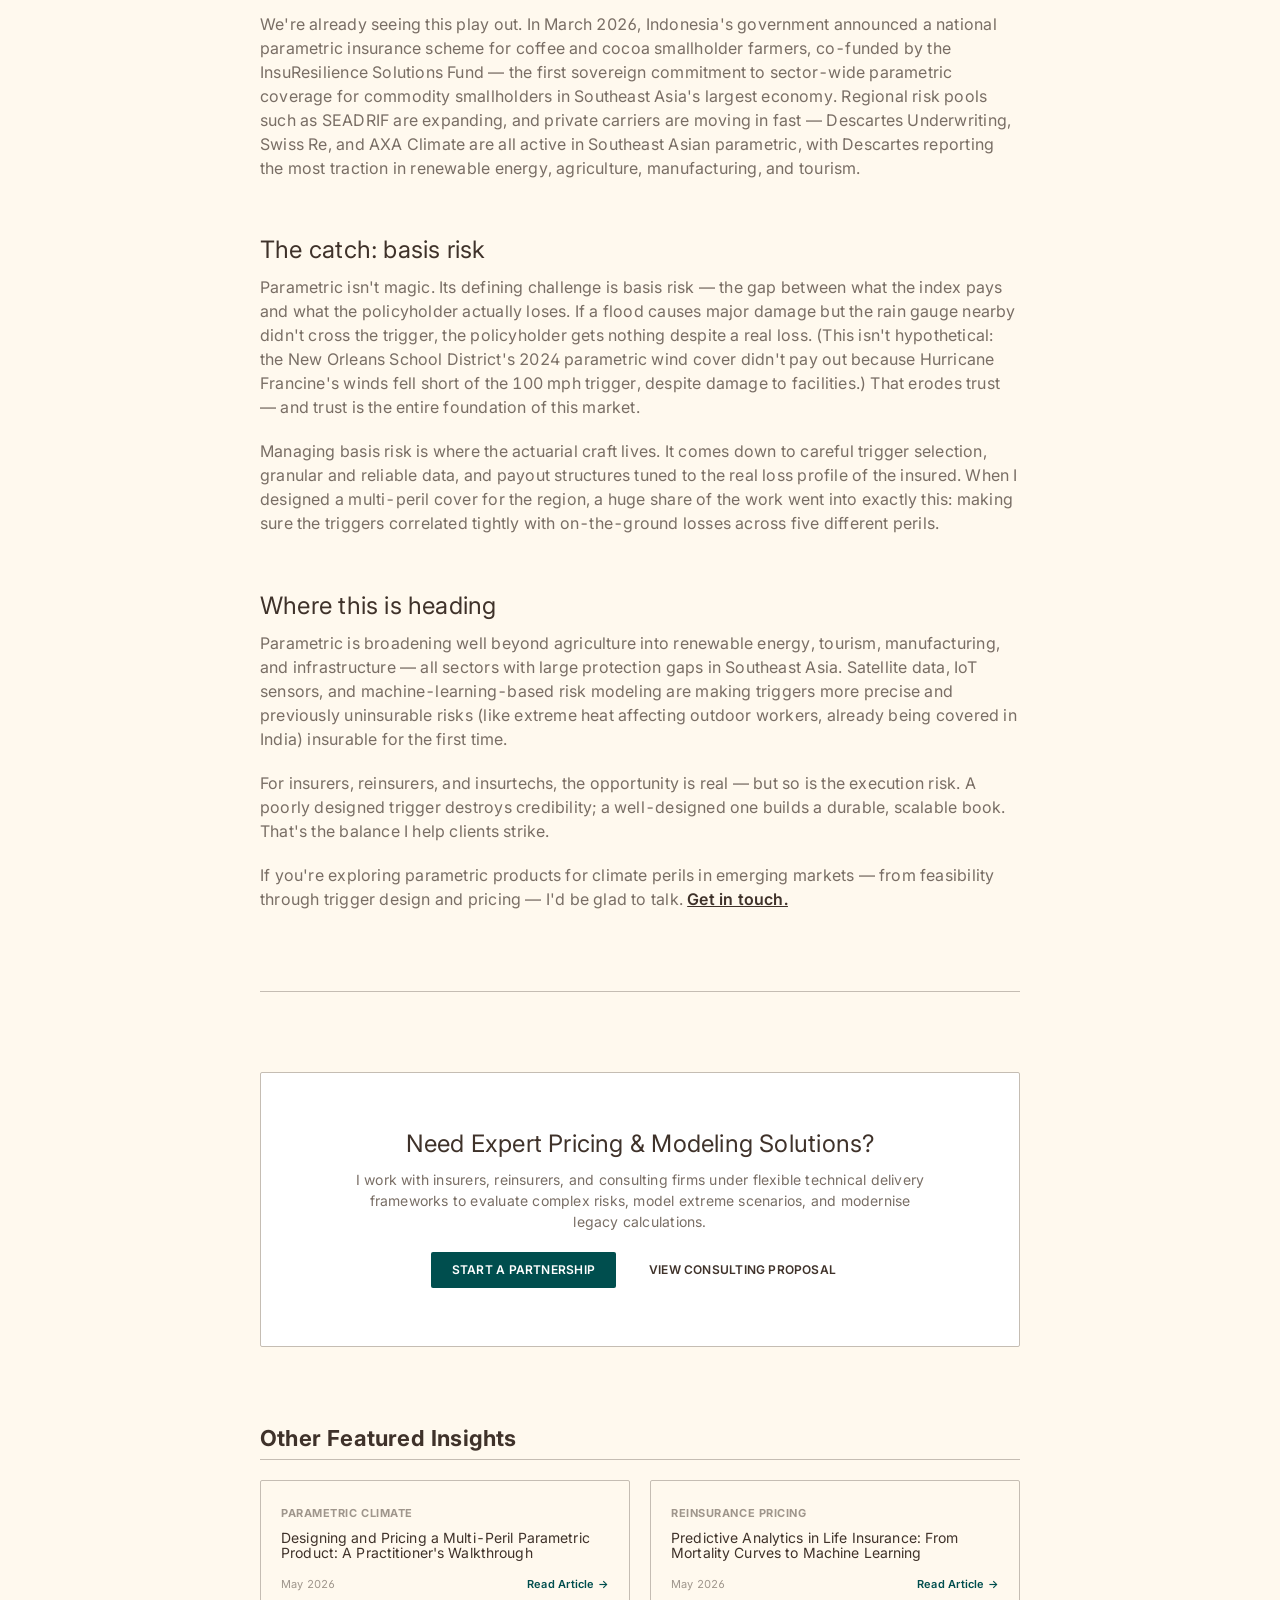
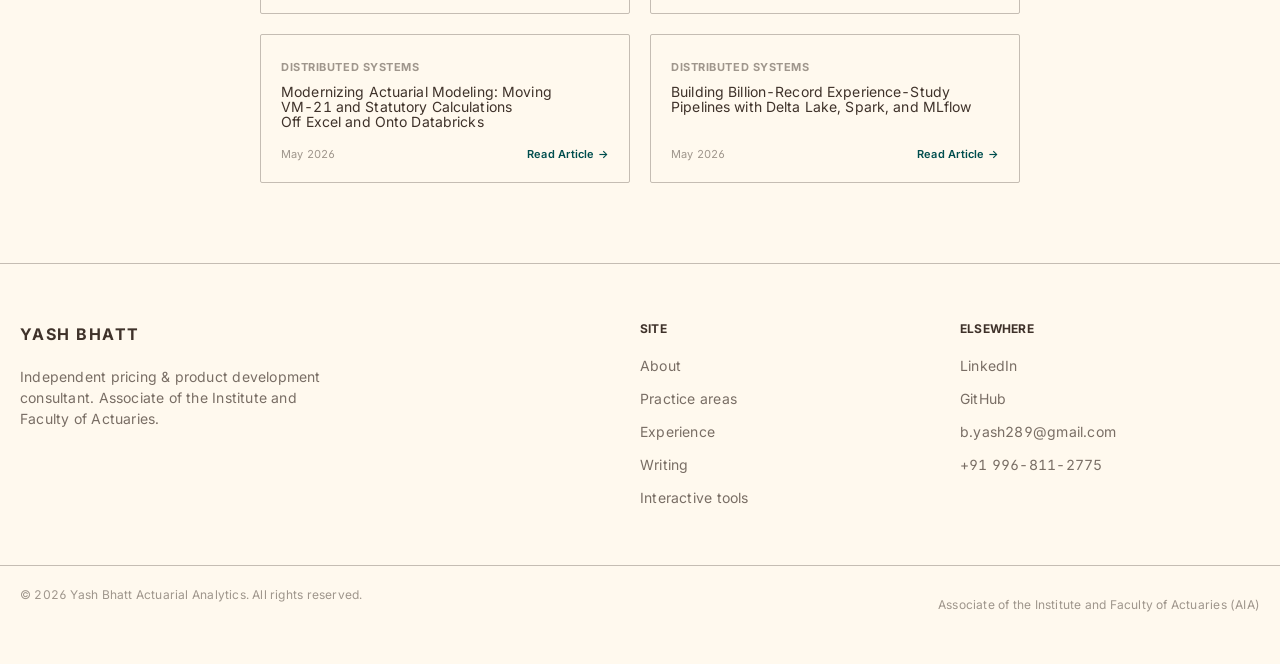
<file: articles/parametric-insurance-climate-risk.html>
<!DOCTYPE html>
<html lang="en">
<head>
  <meta charset="UTF-8">
  <meta name="viewport" content="width=device-width, initial-scale=1.0">
  <meta name="description" content="Parametric Insurance: The Fast, Data-Driven Answer to Climate Risk in Emerging Markets - Yash Bhatt Insights">
  <title>Parametric Insurance: The Fast, Data-Driven Answer to Climate Risk in Emerging Markets | Yash Bhatt | Actuarial Pricing & Analytics Consultant</title>
  
  <!-- CSS Stylesheet Modules -->
  <link rel="stylesheet" href="../css/variables.css?v=2.0">
  <link rel="stylesheet" href="../css/base.css?v=2.0">
  <link rel="stylesheet" href="../css/layout.css?v=2.0">
  <link rel="stylesheet" href="../css/components.css?v=2.0">
  <link rel="stylesheet" href="../css/animations.css?v=2.0">
</head>
<body>

  <!-- Header -->
  <header class="header" id="header">
    <div class="container nav">
      <a href="../index.html#hero" class="logo" aria-label="Yash Bhatt Home">
        Yash Bhatt
      </a>

      <!-- Desktop Navigation Links -->
      <nav aria-label="Primary Navigation">
        <ul class="nav-list">
          <li><a href="../index.html#profile" class="nav-link">About</a></li>
          <li><a href="../index.html#about" class="nav-link">Practice</a></li>
          <li><a href="../index.html#experience" class="nav-link">Experience</a></li>
          <li class="nav-item dropdown">
            <a href="../index.html#insights" class="nav-link dropdown-toggle active">Writing</a>
            <ul class="dropdown-menu">
              <li><a href="parametric-insurance-climate-risk.html" class="dropdown-item">Parametric Insurance &amp; Climate Risk</a></li>
              <li><a href="designing-pricing-multi-peril-parametric.html" class="dropdown-item">Designing Multi-Peril Parametric Products</a></li>
              <li><a href="mortality-curves-actuarial-laws-glm-splines.html" class="dropdown-item">Mortality Curves You Can Defend</a></li>
              <li><a href="predictive-analytics-life-insurance.html" class="dropdown-item">Predictive Analytics in Life Insurance</a></li>
              <li><a href="microinsurance-vietnam-remittance.html" class="dropdown-item">Micro-Insurance at Remittance Scale</a></li>
              <li><a href="modernizing-actuarial-modeling-vm21.html" class="dropdown-item">Moving VM-21 to Databricks</a></li>
              <li><a href="billion-record-experience-study-spark.html" class="dropdown-item">Billion-Record Study Pipelines</a></li>
              <li><a href="model-governance-platform-migration.html" class="dropdown-item">Model Risk in Platform Migration</a></li>
            </ul>
          </li>
          <li><a href="../tools/index.html" class="nav-link">Tools</a></li>
          <li><a href="../index.html#contact" class="nav-link">Contact</a></li>
        </ul>
      </nav>

      <button class="menu-btn" id="menuBtn" aria-expanded="false" aria-controls="mobileMenu" aria-label="Open menu">
        <span class="menu-btn-bar"></span>
        <span class="menu-btn-bar"></span>
        <span class="menu-btn-bar"></span>
      </button>
    </div>
  </header>

  <!-- Mobile Overlay Navigation -->
  <div class="mobile-menu" id="mobileMenu">
    <nav aria-label="Mobile Navigation">
      <ul class="mobile-nav-list">
        <li><a href="../index.html#profile" class="mobile-nav-link">About</a></li>
        <li><a href="../index.html#about" class="mobile-nav-link">Practice</a></li>
        <li><a href="../index.html#experience" class="mobile-nav-link">Experience</a></li>
        <li><a href="../index.html#insights" class="mobile-nav-link">Writing</a></li>
        <li><a href="../tools/index.html" class="mobile-nav-link">Tools</a></li>
        <li><a href="../index.html#contact" class="mobile-nav-link">Contact</a></li>
      </ul>
    </nav>
  </div>

  <main style="padding-top: calc(var(--header-height) + var(--spacing-xl)); padding-bottom: var(--spacing-xxl);">
    <article class="container-narrow">
      
      <!-- Back to index -->
      <div style="margin-bottom: var(--spacing-lg);">
        <a href="../index.html#insights" class="btn btn-link">&larr; All writing</a>
      </div>

      <!-- Article Header -->
      <header style="margin-bottom: var(--spacing-xl);">
        <span class="section-label" style="color: var(--color-text-muted); margin-bottom: 0;">
          Parametric Climate
        </span>
        <h1 style="font-size: var(--font-size-xl); margin-top: var(--spacing-md); margin-bottom: var(--spacing-sm); line-height: 1.2; font-family: var(--font-heading); font-weight: 400; color: var(--color-text-primary);">
          Parametric Insurance: The Fast, Data-Driven Answer to Climate Risk in Emerging Markets
        </h1>
        <div style="color: var(--color-text-muted); font-size: var(--font-size-xs); display: flex; gap: var(--spacing-md); align-items: center;">
          <span>Published May 2026</span>
          <span>•</span>
          <span>5 min read</span>
          <span>•</span>
          <span>By Yash Bhatt</span>
        </div>
      </header>

      <!-- Article Content -->
      <div class="article-body" style="color: var(--color-text-secondary); line-height: var(--line-height-body); font-size: var(--font-size-base);">
        
<p>When a flood tears through a manufacturing corridor in Southeast Asia, the most expensive thing is rarely the water itself — it's the wait. Traditional indemnity insurance can take months to assess, adjust, and pay. Parametric insurance flips that logic on its head: it pays a pre-agreed amount the moment a measurable trigger is breached, whether that's 200mm of rainfall in 24 hours, a wind speed above a set threshold, or a temperature index crossing a defined line. No loss adjuster, no drawn-out negotiation — just fast liquidity when it matters most.</p>

<p>I've spent a meaningful part of my career designing and pricing these products, including a multi-peril parametric cover for Southeast Asia spanning heat, rain, storm/thunder, flood, and pollution. So I want to explain why I think this is one of the most important tools in the climate-risk toolkit right now — especially for emerging markets.</p>

<h2 style="font-size: var(--font-size-lg); margin-top: var(--spacing-xl); margin-bottom: var(--spacing-sm); font-family: var(--font-heading); font-weight: 400; color: var(--color-text-primary);">Why parametric, and why now</h2>

<p>The parametric insurance market is growing fast. It was valued at USD 19.4 billion in 2025 and is projected to grow at a 12.2% CAGR to reach USD 63.8 billion by 2035, according to Global Market Insights. Several drivers explain that momentum, but the biggest is simple: climate losses are rising, and most of them are uninsured.</p>

<p>In 2025, global insured natural catastrophe losses reached about USD 107 billion, and Aon reported roughly USD 260 billion in global economic losses from natural disasters. While the headline global protection gap actually narrowed to a record-low 51% (driven by high US insurance penetration), Aon was explicit that "in many regions, particularly emerging markets, more than half of economic losses remained uninsured." In Asia-Pacific the picture is far starker: the region recorded around USD 80 billion in economic losses with a protection gap of roughly 86%, meaning the vast majority of disaster losses fell directly on households, businesses, and governments.</p>

<p>Southeast Asia is squarely in the firing line. The 2024–2025 monsoon and cyclone season caused catastrophic flooding across the region, with three cyclones in late 2025 alone unleashing floods linked to some 1,300 fatalities and at least USD 20 billion in losses. This is exactly the kind of high-frequency, high-severity, hard-to-model risk where traditional insurance struggles and parametric shines.</p>

<h2 style="font-size: var(--font-size-lg); margin-top: var(--spacing-xl); margin-bottom: var(--spacing-sm); font-family: var(--font-heading); font-weight: 400; color: var(--color-text-primary);">What makes it work in emerging markets</h2>

<p>Three features make parametric especially well suited to emerging markets:</p>

<ul style="list-style-type: none; padding-left: 0; margin-bottom: var(--spacing-lg);">
  <li style="margin-bottom: var(--spacing-md); position: relative; padding-left: 24px;">
    <span style="position: absolute; left: 0; color: var(--color-accent); font-weight: bold;">✓</span>
    <strong>Speed:</strong> Payouts can be made within days rather than months — FloodFlash has settled claims in under 10 hours after a storm, and CCRIF guarantees payouts within 14 days of a triggering event. In a context where a small business or a smallholder farmer has no cash buffer, that speed is the difference between recovery and ruin.
  </li>
  <li style="margin-bottom: var(--spacing-md); position: relative; padding-left: 24px;">
    <span style="position: absolute; left: 0; color: var(--color-accent); font-weight: bold;">✓</span>
    <strong>Low operational overhead:</strong> Because payouts are index-based, you don't need a dense network of loss adjusters. That makes it viable in places where the claims infrastructure of traditional insurance simply doesn't exist.
  </li>
  <li style="margin-bottom: var(--spacing-md); position: relative; padding-left: 24px;">
    <span style="position: absolute; left: 0; color: var(--color-accent); font-weight: bold;">✓</span>
    <strong>Transparency:</strong> The trigger and payout are defined up front. Everyone — insurer, insured, regulator — can see exactly what will happen and when.
  </li>
</ul>

<p>We're already seeing this play out. In March 2026, Indonesia's government announced a national parametric insurance scheme for coffee and cocoa smallholder farmers, co-funded by the InsuResilience Solutions Fund — the first sovereign commitment to sector-wide parametric coverage for commodity smallholders in Southeast Asia's largest economy. Regional risk pools such as SEADRIF are expanding, and private carriers are moving in fast — Descartes Underwriting, Swiss Re, and AXA Climate are all active in Southeast Asian parametric, with Descartes reporting the most traction in renewable energy, agriculture, manufacturing, and tourism.</p>

<h2 style="font-size: var(--font-size-lg); margin-top: var(--spacing-xl); margin-bottom: var(--spacing-sm); font-family: var(--font-heading); font-weight: 400; color: var(--color-text-primary);">The catch: basis risk</h2>

<p>Parametric isn't magic. Its defining challenge is basis risk — the gap between what the index pays and what the policyholder actually loses. If a flood causes major damage but the rain gauge nearby didn't cross the trigger, the policyholder gets nothing despite a real loss. (This isn't hypothetical: the New Orleans School District's 2024 parametric wind cover didn't pay out because Hurricane Francine's winds fell short of the 100 mph trigger, despite damage to facilities.) That erodes trust — and trust is the entire foundation of this market.</p>

<p>Managing basis risk is where the actuarial craft lives. It comes down to careful trigger selection, granular and reliable data, and payout structures tuned to the real loss profile of the insured. When I designed a multi-peril cover for the region, a huge share of the work went into exactly this: making sure the triggers correlated tightly with on-the-ground losses across five different perils.</p>

<h2 style="font-size: var(--font-size-lg); margin-top: var(--spacing-xl); margin-bottom: var(--spacing-sm); font-family: var(--font-heading); font-weight: 400; color: var(--color-text-primary);">Where this is heading</h2>

<p>Parametric is broadening well beyond agriculture into renewable energy, tourism, manufacturing, and infrastructure — all sectors with large protection gaps in Southeast Asia. Satellite data, IoT sensors, and machine-learning-based risk modeling are making triggers more precise and previously uninsurable risks (like extreme heat affecting outdoor workers, already being covered in India) insurable for the first time.</p>

<p>For insurers, reinsurers, and insurtechs, the opportunity is real — but so is the execution risk. A poorly designed trigger destroys credibility; a well-designed one builds a durable, scalable book. That's the balance I help clients strike.</p>

<p>If you're exploring parametric products for climate perils in emerging markets — from feasibility through trigger design and pricing — I'd be glad to talk. <a href="../index.html#contact" style="font-weight: 600; text-decoration: underline;">Get in touch.</a></p>

      </div>

      <!-- Article Footer / CTA -->
      <hr style="border: 0; border-top: 1px solid var(--color-surface-border); margin-block: var(--spacing-xxl);">
      
      <div class="glass-card" style="padding: var(--spacing-xl); border-radius: var(--radius-md); text-align: center;">
        <h3 style="font-size: var(--font-size-lg); margin-bottom: var(--spacing-sm); font-family: var(--font-heading); color: var(--color-text-primary);">Need Expert Pricing & Modeling Solutions?</h3>
        <p style="color: var(--color-text-secondary); font-size: var(--font-size-sm); margin-bottom: var(--spacing-md); max-width: 600px; margin-inline: auto;">
          I work with insurers, reinsurers, and consulting firms under flexible technical delivery frameworks to evaluate complex risks, model extreme scenarios, and modernise legacy calculations.
        </p>
        <div style="display: flex; flex-wrap: wrap; gap: var(--spacing-md); justify-content: center;">
          <a href="../index.html#contact" class="btn btn-primary">Start a Partnership</a>
          <a href="../assets/Yash_Actuarial_Analytics_Proposal.pdf" class="btn btn-secondary" target="_blank" rel="noopener">View Consulting Proposal</a>
        </div>
      </div>
      
      <!-- Read More Navigation -->
      <div style="margin-top: var(--spacing-xxl);">
        <h4 style="font-size: var(--font-size-md); margin-bottom: var(--spacing-md); font-family: var(--font-heading); font-weight: 700; border-bottom: 1px solid var(--color-surface-border); padding-bottom: 8px; color: var(--color-text-primary);">
          Other Featured Insights
        </h4>
        <div class="grid grid-2" style="gap: var(--spacing-md);">
          
          <div class="insight-card scroll-reveal" style="display: flex; flex-direction: column; justify-content: space-between; padding: var(--spacing-md); border-radius: var(--radius-md); background-color: var(--color-surface); border: 1px solid var(--color-surface-border);">
            <div>
              <span style="color: var(--color-text-muted); font-weight: 700; font-size: 11px; text-transform: uppercase; letter-spacing: 0.05em;">Parametric Climate</span>
              <h5 style="font-size: var(--font-size-sm); margin-top: 8px; margin-bottom: var(--spacing-xs); font-family: var(--font-heading); font-weight: 400; color: var(--color-text-primary);">Designing and Pricing a Multi-Peril Parametric Product: A Practitioner's Walkthrough</h5>
            </div>
            <div style="margin-top: var(--spacing-sm); display: flex; justify-content: space-between; align-items: center; font-size: 11px; color: var(--color-text-muted);">
              <span>May 2026</span>
              <a href="designing-pricing-multi-peril-parametric.html" style="font-weight: 600; color: var(--color-accent);">Read Article &rarr;</a>
            </div>
          </div>
        
          <div class="insight-card scroll-reveal" style="display: flex; flex-direction: column; justify-content: space-between; padding: var(--spacing-md); border-radius: var(--radius-md); background-color: var(--color-surface); border: 1px solid var(--color-surface-border);">
            <div>
              <span style="color: var(--color-text-muted); font-weight: 700; font-size: 11px; text-transform: uppercase; letter-spacing: 0.05em;">Reinsurance Pricing</span>
              <h5 style="font-size: var(--font-size-sm); margin-top: 8px; margin-bottom: var(--spacing-xs); font-family: var(--font-heading); font-weight: 400; color: var(--color-text-primary);">Predictive Analytics in Life Insurance: From Mortality Curves to Machine Learning</h5>
            </div>
            <div style="margin-top: var(--spacing-sm); display: flex; justify-content: space-between; align-items: center; font-size: 11px; color: var(--color-text-muted);">
              <span>May 2026</span>
              <a href="predictive-analytics-life-insurance.html" style="font-weight: 600; color: var(--color-accent);">Read Article &rarr;</a>
            </div>
          </div>
        
          <div class="insight-card scroll-reveal" style="display: flex; flex-direction: column; justify-content: space-between; padding: var(--spacing-md); border-radius: var(--radius-md); background-color: var(--color-surface); border: 1px solid var(--color-surface-border);">
            <div>
              <span style="color: var(--color-text-muted); font-weight: 700; font-size: 11px; text-transform: uppercase; letter-spacing: 0.05em;">Distributed Systems</span>
              <h5 style="font-size: var(--font-size-sm); margin-top: 8px; margin-bottom: var(--spacing-xs); font-family: var(--font-heading); font-weight: 400; color: var(--color-text-primary);">Modernizing Actuarial Modeling: Moving VM-21 and Statutory Calculations Off Excel and Onto Databricks</h5>
            </div>
            <div style="margin-top: var(--spacing-sm); display: flex; justify-content: space-between; align-items: center; font-size: 11px; color: var(--color-text-muted);">
              <span>May 2026</span>
              <a href="modernizing-actuarial-modeling-vm21.html" style="font-weight: 600; color: var(--color-accent);">Read Article &rarr;</a>
            </div>
          </div>
        
          <div class="insight-card scroll-reveal" style="display: flex; flex-direction: column; justify-content: space-between; padding: var(--spacing-md); border-radius: var(--radius-md); background-color: var(--color-surface); border: 1px solid var(--color-surface-border);">
            <div>
              <span style="color: var(--color-text-muted); font-weight: 700; font-size: 11px; text-transform: uppercase; letter-spacing: 0.05em;">Distributed Systems</span>
              <h5 style="font-size: var(--font-size-sm); margin-top: 8px; margin-bottom: var(--spacing-xs); font-family: var(--font-heading); font-weight: 400; color: var(--color-text-primary);">Building Billion-Record Experience-Study Pipelines with Delta Lake, Spark, and MLflow</h5>
            </div>
            <div style="margin-top: var(--spacing-sm); display: flex; justify-content: space-between; align-items: center; font-size: 11px; color: var(--color-text-muted);">
              <span>May 2026</span>
              <a href="billion-record-experience-study-spark.html" style="font-weight: 600; color: var(--color-accent);">Read Article &rarr;</a>
            </div>
          </div>
        
        </div>
      </div>

    </article>
  </main>

    <!-- Footer -->
  <footer class="footer">
    <div class="container footer-grid grid">
      <div class="footer-brand">
        <a href="../index.html#hero" class="logo">
          Yash Bhatt
        </a>
        <p class="footer-brand-text">
          Independent pricing &amp; product development consultant. Associate of the Institute and Faculty of Actuaries.
        </p>
      </div>

      <div>
        <h3 class="footer-links-title">Site</h3>
        <ul class="footer-links-list">
          <li><a href="../index.html#profile" class="footer-link">About</a></li>
          <li><a href="../index.html#about" class="footer-link">Practice areas</a></li>
          <li><a href="../index.html#experience" class="footer-link">Experience</a></li>
          <li><a href="../index.html#insights" class="footer-link">Writing</a></li>
          <li><a href="../tools/index.html" class="footer-link">Interactive tools</a></li>
        </ul>
      </div>

      <div>
        <h3 class="footer-links-title">Elsewhere</h3>
        <ul class="footer-links-list">
          <li><a href="https://linkedin.com/in/yashbhatt28" class="footer-link" target="_blank" rel="noopener">LinkedIn</a></li>
          <li><a href="https://github.com/yash-bhatt" class="footer-link" target="_blank" rel="noopener">GitHub</a></li>
          <li><a href="mailto:b.yash289@gmail.com" class="footer-link">b.yash289@gmail.com</a></li>
          <li><a href="tel:+919968112775" class="footer-link">+91 996-811-2775</a></li>
        </ul>
      </div>
    </div>

    <div class="container footer-bottom">
      <p>&copy; <span id="currentYear">2026</span> Yash Bhatt Actuarial Analytics. All rights reserved.</p>
      <p>Associate of the Institute and Faculty of Actuaries (AIA)</p>
    </div>
  </footer>

  <!-- Scripts -->
  <script src="../js/main.js?v=2.0"></script>
  <script src="../js/scroll-effects.js?v=2.0"></script>
</body>
</html>
</file>
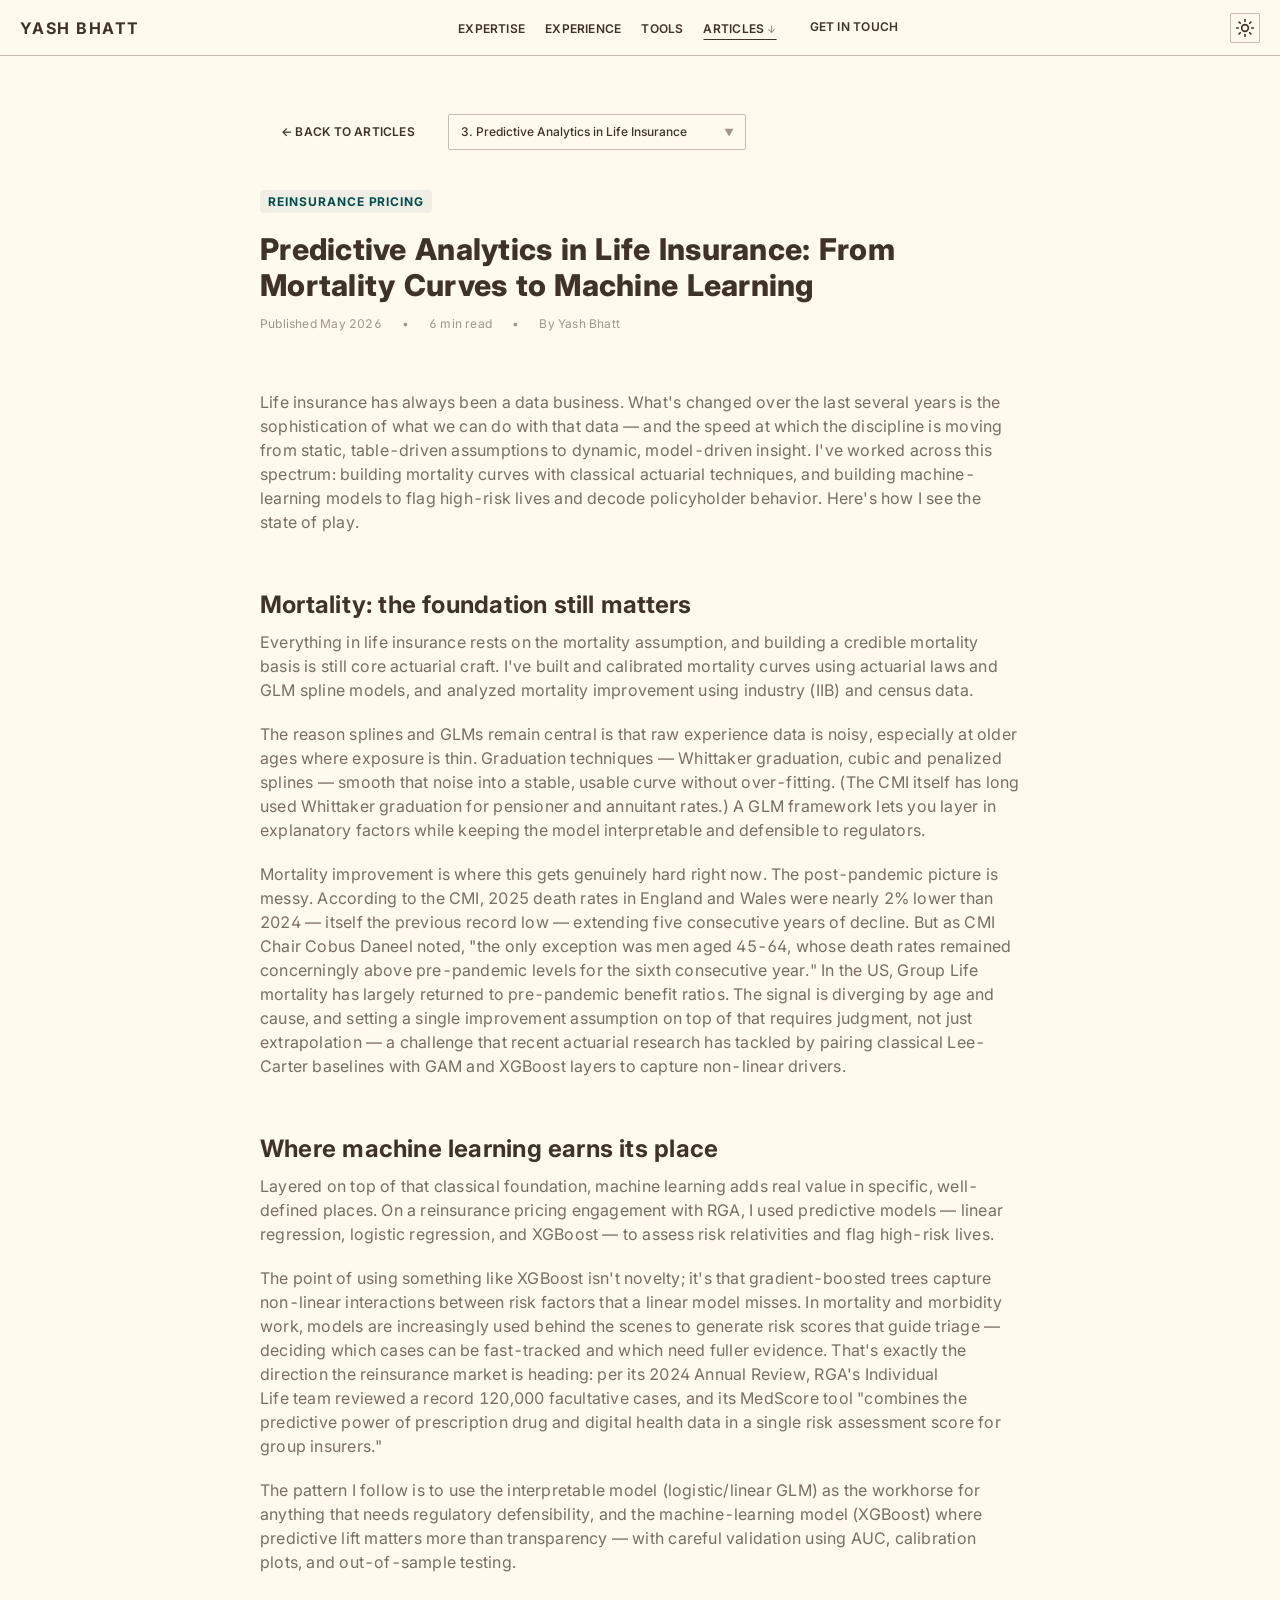
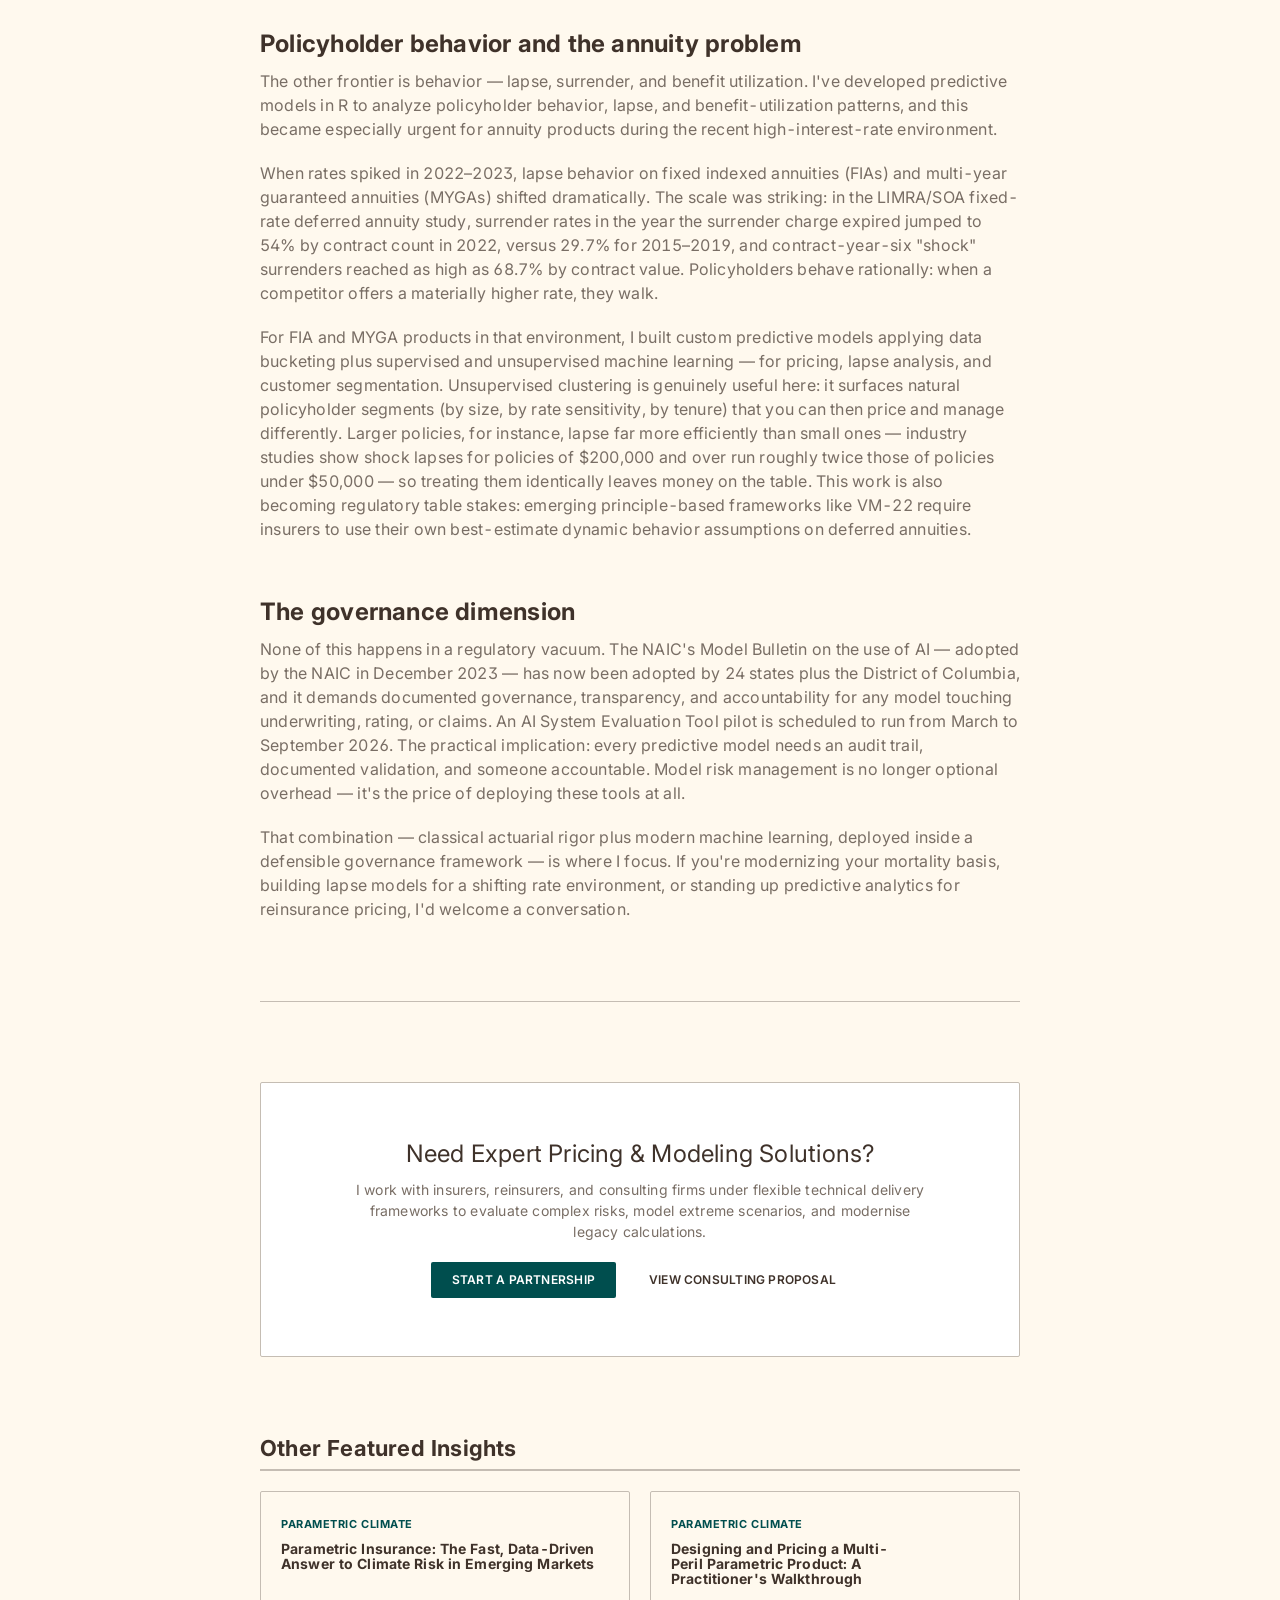
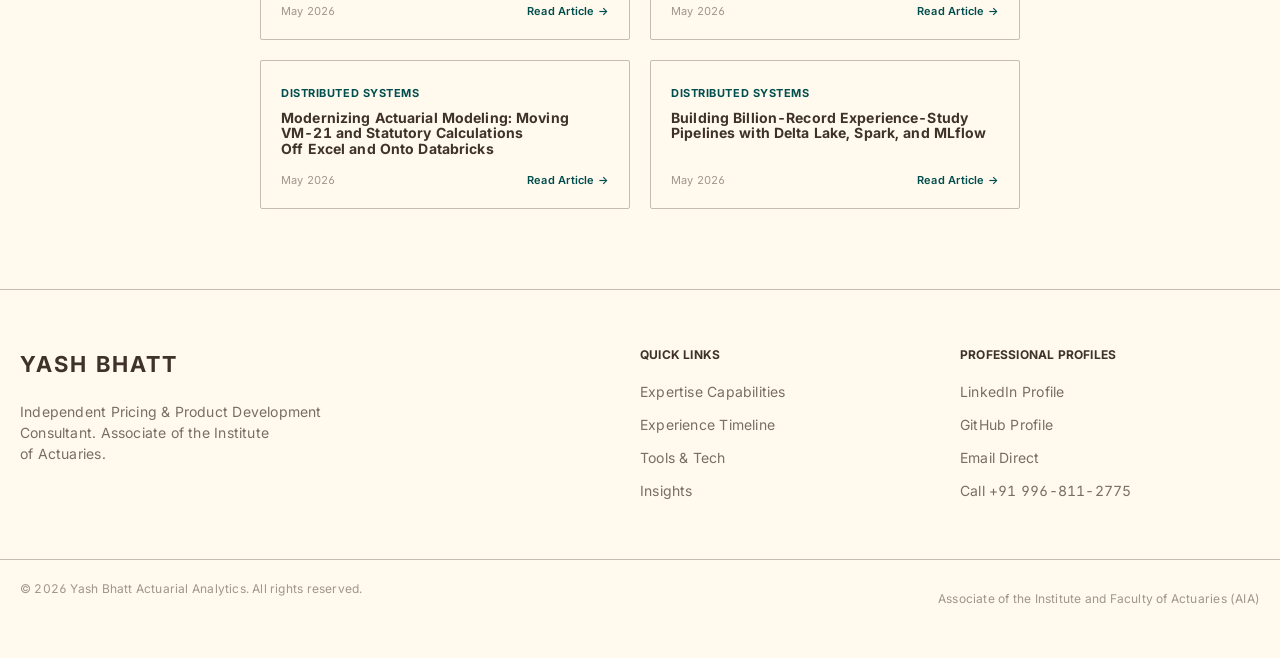
<file: articles/predictive-analytics-life-insurance.html>
<!DOCTYPE html>
<html lang="en">
<head>
  <meta charset="UTF-8">
  <meta name="viewport" content="width=device-width, initial-scale=1.0">
  <meta name="description" content="Predictive Analytics in Life Insurance: From Mortality Curves to Machine Learning - Yash Bhatt Insights">
  <title>Predictive Analytics in Life Insurance: From Mortality Curves to Machine Learning | Yash Bhatt | Actuarial Pricing & Analytics Consultant</title>
  
  <!-- CSS Stylesheet Modules -->
  <link rel="stylesheet" href="../css/variables.css?v=1.4">
  <link rel="stylesheet" href="../css/base.css?v=1.4">
  <link rel="stylesheet" href="../css/layout.css?v=1.4">
  <link rel="stylesheet" href="../css/components.css?v=1.4">
  <link rel="stylesheet" href="../css/animations.css?v=1.4">
</head>
<body>

  <!-- Scroll Progress Indicator -->
  <div class="scroll-progress-bar" id="progressBar"></div>

  <!-- Header Section -->
  <header class="header" id="header">
    <div class="container nav">
      <a href="../index.html#hero" class="logo" aria-label="Yash Bhatt Home">
        YASH BHATT
      </a>
      
      <!-- Desktop Navigation Links -->
      <nav aria-label="Primary Navigation">
        <ul class="nav-list">
          <li><a href="../index.html#about" class="nav-link">Expertise</a></li>
          <li><a href="../index.html#experience" class="nav-link">Experience</a></li>
          <li><a href="../index.html#skills" class="nav-link">Tools</a></li>
          <li class="nav-item dropdown">
            <a href="../index.html#insights" class="nav-link dropdown-toggle active">Articles</a>
            <ul class="dropdown-menu">
              <li><a href="parametric-insurance-climate-risk.html" class="dropdown-item">1. Parametric Climate Risk</a></li>
              <li><a href="designing-pricing-multi-peril-parametric.html" class="dropdown-item">2. Designing Parametric Products</a></li>
              <li><a href="predictive-analytics-life-insurance.html" class="dropdown-item">3. Predictive Analytics in Life</a></li>
              <li><a href="modernizing-actuarial-modeling-vm21.html" class="dropdown-item">4. Modernizing VM-21 Reserving</a></li>
              <li><a href="billion-record-experience-study-spark.html" class="dropdown-item">5. Billion-Record Study Pipelines</a></li>
            </ul>
          </li>
          <li><a href="../index.html#contact" class="nav-link btn btn-secondary">Get in Touch</a></li>
        </ul>
      </nav>

      <!-- Theme Toggle & Hamburger -->
      <div class="flex-center" style="gap: var(--spacing-md);">
        <button class="theme-toggle" id="themeToggle" aria-label="Toggle Theme" style="cursor: pointer; padding: var(--spacing-xs); display: flex; align-items: center; border-radius: var(--radius-sm); border: 1px solid var(--color-surface-border);">
          <!-- Sun Icon (shows in dark theme) -->
          <svg class="sun-icon" width="20" height="20" viewBox="0 0 24 24" fill="none" stroke="currentColor" stroke-width="2" stroke-linecap="round" stroke-linejoin="round" style="display: var(--sun-display, block); color: var(--color-text-primary);">
            <circle cx="12" cy="12" r="4"></circle>
            <path d="M12 2v2M12 20v2M4.93 4.93l1.41 1.41M17.66 17.66l1.41 1.41M2 12h2M20 12h2M6.34 17.66l-1.41 1.41M19.07 4.93l-1.41 1.41"></path>
          </svg>
          <!-- Moon Icon (shows in light theme) -->
          <svg class="moon-icon" width="20" height="20" viewBox="0 0 24 24" fill="none" stroke="currentColor" stroke-width="2" stroke-linecap="round" stroke-linejoin="round" style="display: var(--moon-display, none); color: var(--color-text-primary);">
            <path d="M21 12.79A9 9 0 1 1 11.21 3 7 7 0 0 0 21 12.79z"></path>
          </svg>
        </button>

        <button class="menu-btn" id="menuBtn" aria-expanded="false" aria-controls="mobileMenu" aria-label="Open menu">
          <span class="menu-btn-bar"></span>
          <span class="menu-btn-bar"></span>
          <span class="menu-btn-bar"></span>
        </button>
      </div>
    </div>
  </header>

  <!-- Mobile Overlay Navigation -->
  <div class="mobile-menu" id="mobileMenu">
    <nav aria-label="Mobile Navigation">
      <ul class="mobile-nav-list">
        <li><a href="../index.html#about" class="mobile-nav-link">Expertise</a></li>
        <li><a href="../index.html#experience" class="mobile-nav-link">Experience</a></li>
        <li><a href="../index.html#skills" class="mobile-nav-link">Tools</a></li>
        <li><a href="../index.html#insights" class="mobile-nav-link">Articles</a></li>
        <li><a href="../index.html#contact" class="mobile-nav-link">Contact</a></li>
      </ul>
    </nav>
  </div>

  <main style="padding-top: calc(var(--header-height) + var(--spacing-xl)); padding-bottom: var(--spacing-xxl);">
    <article class="container-narrow">
      
      <!-- Back Link and Dropdown Navigation Selector -->
      <div style="margin-bottom: var(--spacing-lg); display: flex; flex-wrap: wrap; gap: var(--spacing-sm); align-items: center;">
        <a href="../index.html#insights" class="btn btn-secondary" style="display: inline-flex; align-items: center; gap: 8px; padding: var(--spacing-xs) var(--spacing-md); font-size: var(--font-size-xs); line-height: 1; margin: 0;">
          &larr; Back to Articles
        </a>
        <div style="position: relative; display: inline-block;">
          <select onchange="if(this.value) window.location.href=this.value" style="background-color: var(--color-surface); color: var(--color-text-primary); border: 1px solid var(--color-surface-border); padding: 8px 32px 8px 12px; border-radius: var(--radius-sm); font-size: var(--font-size-xs); cursor: pointer; appearance: none; -webkit-appearance: none; font-weight: 500; min-width: 250px; outline: none; transition: border-color 0.2s;">
            <option value="" disabled>Select an article to read...</option>
            <option value="parametric-insurance-climate-risk.html" >1. Parametric Insurance & Climate Risk</option>
            <option value="designing-pricing-multi-peril-parametric.html" >2. Designing & Pricing Parametric Products</option>
            <option value="predictive-analytics-life-insurance.html" selected>3. Predictive Analytics in Life Insurance</option>
            <option value="modernizing-actuarial-modeling-vm21.html" >4. Modernizing Actuarial Modeling (VM-21)</option>
            <option value="billion-record-experience-study-spark.html" >5. Billion-Record Experience Study Pipelines</option>
          </select>
          <div style="position: absolute; right: 12px; top: 50%; transform: translateY(-50%); pointer-events: none; color: var(--color-text-muted); font-size: 10px;">
            ▼
          </div>
        </div>
      </div>

      <!-- Article Header -->
      <header style="margin-bottom: var(--spacing-xl);">
        <span style="color: var(--color-accent); font-weight: 700; font-size: var(--font-size-xs); text-transform: uppercase; letter-spacing: 0.08em; background-color: var(--color-accent-subtle); padding: 4px 8px; border-radius: 4px;">
          Reinsurance Pricing
        </span>
        <h1 style="font-size: var(--font-size-xl); margin-top: var(--spacing-md); margin-bottom: var(--spacing-sm); line-height: 1.2; font-family: var(--font-heading); font-weight: 800; color: var(--color-text-primary);">
          Predictive Analytics in Life Insurance: From Mortality Curves to Machine Learning
        </h1>
        <div style="color: var(--color-text-muted); font-size: var(--font-size-xs); display: flex; gap: var(--spacing-md); align-items: center;">
          <span>Published May 2026</span>
          <span>•</span>
          <span>6 min read</span>
          <span>•</span>
          <span>By Yash Bhatt</span>
        </div>
      </header>

      <!-- Article Content -->
      <div class="article-body" style="color: var(--color-text-secondary); line-height: var(--line-height-body); font-size: var(--font-size-base);">
        
<p>Life insurance has always been a data business. What's changed over the last several years is the sophistication of what we can do with that data — and the speed at which the discipline is moving from static, table-driven assumptions to dynamic, model-driven insight. I've worked across this spectrum: building mortality curves with classical actuarial techniques, and building machine-learning models to flag high-risk lives and decode policyholder behavior. Here's how I see the state of play.</p>

<h2 style="font-size: var(--font-size-lg); margin-top: var(--spacing-xl); margin-bottom: var(--spacing-sm); font-family: var(--font-heading); font-weight: 700; color: var(--color-text-primary);">Mortality: the foundation still matters</h2>

<p>Everything in life insurance rests on the mortality assumption, and building a credible mortality basis is still core actuarial craft. I've built and calibrated mortality curves using actuarial laws and GLM spline models, and analyzed mortality improvement using industry (IIB) and census data.</p>

<p>The reason splines and GLMs remain central is that raw experience data is noisy, especially at older ages where exposure is thin. Graduation techniques — Whittaker graduation, cubic and penalized splines — smooth that noise into a stable, usable curve without over-fitting. (The CMI itself has long used Whittaker graduation for pensioner and annuitant rates.) A GLM framework lets you layer in explanatory factors while keeping the model interpretable and defensible to regulators.</p>

<p>Mortality improvement is where this gets genuinely hard right now. The post-pandemic picture is messy. According to the CMI, 2025 death rates in England and Wales were nearly 2% lower than 2024 — itself the previous record low — extending five consecutive years of decline. But as CMI Chair Cobus Daneel noted, "the only exception was men aged 45-64, whose death rates remained concerningly above pre-pandemic levels for the sixth consecutive year." In the US, Group Life mortality has largely returned to pre-pandemic benefit ratios. The signal is diverging by age and cause, and setting a single improvement assumption on top of that requires judgment, not just extrapolation — a challenge that recent actuarial research has tackled by pairing classical Lee-Carter baselines with GAM and XGBoost layers to capture non-linear drivers.</p>

<h2 style="font-size: var(--font-size-lg); margin-top: var(--spacing-xl); margin-bottom: var(--spacing-sm); font-family: var(--font-heading); font-weight: 700; color: var(--color-text-primary);">Where machine learning earns its place</h2>

<p>Layered on top of that classical foundation, machine learning adds real value in specific, well-defined places. On a reinsurance pricing engagement with RGA, I used predictive models — linear regression, logistic regression, and XGBoost — to assess risk relativities and flag high-risk lives.</p>

<p>The point of using something like XGBoost isn't novelty; it's that gradient-boosted trees capture non-linear interactions between risk factors that a linear model misses. In mortality and morbidity work, models are increasingly used behind the scenes to generate risk scores that guide triage — deciding which cases can be fast-tracked and which need fuller evidence. That's exactly the direction the reinsurance market is heading: per its 2024 Annual Review, RGA's Individual Life team reviewed a record 120,000 facultative cases, and its MedScore tool "combines the predictive power of prescription drug and digital health data in a single risk assessment score for group insurers."</p>

<p>The pattern I follow is to use the interpretable model (logistic/linear GLM) as the workhorse for anything that needs regulatory defensibility, and the machine-learning model (XGBoost) where predictive lift matters more than transparency — with careful validation using AUC, calibration plots, and out-of-sample testing.</p>

<h2 style="font-size: var(--font-size-lg); margin-top: var(--spacing-xl); margin-bottom: var(--spacing-sm); font-family: var(--font-heading); font-weight: 700; color: var(--color-text-primary);">Policyholder behavior and the annuity problem</h2>

<p>The other frontier is behavior — lapse, surrender, and benefit utilization. I've developed predictive models in R to analyze policyholder behavior, lapse, and benefit-utilization patterns, and this became especially urgent for annuity products during the recent high-interest-rate environment.</p>

<p>When rates spiked in 2022–2023, lapse behavior on fixed indexed annuities (FIAs) and multi-year guaranteed annuities (MYGAs) shifted dramatically. The scale was striking: in the LIMRA/SOA fixed-rate deferred annuity study, surrender rates in the year the surrender charge expired jumped to 54% by contract count in 2022, versus 29.7% for 2015–2019, and contract-year-six "shock" surrenders reached as high as 68.7% by contract value. Policyholders behave rationally: when a competitor offers a materially higher rate, they walk.</p>

<p>For FIA and MYGA products in that environment, I built custom predictive models applying data bucketing plus supervised and unsupervised machine learning — for pricing, lapse analysis, and customer segmentation. Unsupervised clustering is genuinely useful here: it surfaces natural policyholder segments (by size, by rate sensitivity, by tenure) that you can then price and manage differently. Larger policies, for instance, lapse far more efficiently than small ones — industry studies show shock lapses for policies of $200,000 and over run roughly twice those of policies under $50,000 — so treating them identically leaves money on the table. This work is also becoming regulatory table stakes: emerging principle-based frameworks like VM-22 require insurers to use their own best-estimate dynamic behavior assumptions on deferred annuities.</p>

<h2 style="font-size: var(--font-size-lg); margin-top: var(--spacing-xl); margin-bottom: var(--spacing-sm); font-family: var(--font-heading); font-weight: 700; color: var(--color-text-primary);">The governance dimension</h2>

<p>None of this happens in a regulatory vacuum. The NAIC's Model Bulletin on the use of AI — adopted by the NAIC in December 2023 — has now been adopted by 24 states plus the District of Columbia, and it demands documented governance, transparency, and accountability for any model touching underwriting, rating, or claims. An AI System Evaluation Tool pilot is scheduled to run from March to September 2026. The practical implication: every predictive model needs an audit trail, documented validation, and someone accountable. Model risk management is no longer optional overhead — it's the price of deploying these tools at all.</p>

<p>That combination — classical actuarial rigor plus modern machine learning, deployed inside a defensible governance framework — is where I focus. If you're modernizing your mortality basis, building lapse models for a shifting rate environment, or standing up predictive analytics for reinsurance pricing, I'd welcome a conversation.</p>

      </div>

      <!-- Article Footer / CTA -->
      <hr style="border: 0; border-top: 1px solid var(--color-surface-border); margin-block: var(--spacing-xxl);">
      
      <div class="glass-card" style="padding: var(--spacing-xl); border-radius: var(--radius-md); text-align: center;">
        <h3 style="font-size: var(--font-size-lg); margin-bottom: var(--spacing-sm); font-family: var(--font-heading); color: var(--color-text-primary);">Need Expert Pricing & Modeling Solutions?</h3>
        <p style="color: var(--color-text-secondary); font-size: var(--font-size-sm); margin-bottom: var(--spacing-md); max-width: 600px; margin-inline: auto;">
          I work with insurers, reinsurers, and consulting firms under flexible technical delivery frameworks to evaluate complex risks, model extreme scenarios, and modernise legacy calculations.
        </p>
        <div style="display: flex; flex-wrap: wrap; gap: var(--spacing-md); justify-content: center;">
          <a href="../index.html#contact" class="btn btn-primary">Start a Partnership</a>
          <a href="../assets/Yash_Actuarial_Analytics_Proposal.pdf" class="btn btn-secondary" target="_blank" rel="noopener">View Consulting Proposal</a>
        </div>
      </div>
      
      <!-- Read More Navigation -->
      <div style="margin-top: var(--spacing-xxl);">
        <h4 style="font-size: var(--font-size-md); margin-bottom: var(--spacing-md); font-family: var(--font-heading); font-weight: 700; border-bottom: 2px solid var(--color-surface-border); padding-bottom: 8px; color: var(--color-text-primary);">
          Other Featured Insights
        </h4>
        <div class="grid grid-2" style="gap: var(--spacing-md);">
          
          <div class="insight-card scroll-reveal" style="display: flex; flex-direction: column; justify-content: space-between; padding: var(--spacing-md); border-radius: var(--radius-md); background-color: var(--color-surface); border: 1px solid var(--color-surface-border);">
            <div>
              <span style="color: var(--color-accent); font-weight: 700; font-size: 11px; text-transform: uppercase; letter-spacing: 0.05em;">Parametric Climate</span>
              <h5 style="font-size: var(--font-size-sm); margin-top: 8px; margin-bottom: var(--spacing-xs); font-family: var(--font-heading); font-weight: 700; color: var(--color-text-primary);">Parametric Insurance: The Fast, Data-Driven Answer to Climate Risk in Emerging Markets</h5>
            </div>
            <div style="margin-top: var(--spacing-sm); display: flex; justify-content: space-between; align-items: center; font-size: 11px; color: var(--color-text-muted);">
              <span>May 2026</span>
              <a href="parametric-insurance-climate-risk.html" style="font-weight: 600; color: var(--color-accent);">Read Article &rarr;</a>
            </div>
          </div>
        
          <div class="insight-card scroll-reveal" style="display: flex; flex-direction: column; justify-content: space-between; padding: var(--spacing-md); border-radius: var(--radius-md); background-color: var(--color-surface); border: 1px solid var(--color-surface-border);">
            <div>
              <span style="color: var(--color-accent); font-weight: 700; font-size: 11px; text-transform: uppercase; letter-spacing: 0.05em;">Parametric Climate</span>
              <h5 style="font-size: var(--font-size-sm); margin-top: 8px; margin-bottom: var(--spacing-xs); font-family: var(--font-heading); font-weight: 700; color: var(--color-text-primary);">Designing and Pricing a Multi-Peril Parametric Product: A Practitioner's Walkthrough</h5>
            </div>
            <div style="margin-top: var(--spacing-sm); display: flex; justify-content: space-between; align-items: center; font-size: 11px; color: var(--color-text-muted);">
              <span>May 2026</span>
              <a href="designing-pricing-multi-peril-parametric.html" style="font-weight: 600; color: var(--color-accent);">Read Article &rarr;</a>
            </div>
          </div>
        
          <div class="insight-card scroll-reveal" style="display: flex; flex-direction: column; justify-content: space-between; padding: var(--spacing-md); border-radius: var(--radius-md); background-color: var(--color-surface); border: 1px solid var(--color-surface-border);">
            <div>
              <span style="color: var(--color-accent); font-weight: 700; font-size: 11px; text-transform: uppercase; letter-spacing: 0.05em;">Distributed Systems</span>
              <h5 style="font-size: var(--font-size-sm); margin-top: 8px; margin-bottom: var(--spacing-xs); font-family: var(--font-heading); font-weight: 700; color: var(--color-text-primary);">Modernizing Actuarial Modeling: Moving VM-21 and Statutory Calculations Off Excel and Onto Databricks</h5>
            </div>
            <div style="margin-top: var(--spacing-sm); display: flex; justify-content: space-between; align-items: center; font-size: 11px; color: var(--color-text-muted);">
              <span>May 2026</span>
              <a href="modernizing-actuarial-modeling-vm21.html" style="font-weight: 600; color: var(--color-accent);">Read Article &rarr;</a>
            </div>
          </div>
        
          <div class="insight-card scroll-reveal" style="display: flex; flex-direction: column; justify-content: space-between; padding: var(--spacing-md); border-radius: var(--radius-md); background-color: var(--color-surface); border: 1px solid var(--color-surface-border);">
            <div>
              <span style="color: var(--color-accent); font-weight: 700; font-size: 11px; text-transform: uppercase; letter-spacing: 0.05em;">Distributed Systems</span>
              <h5 style="font-size: var(--font-size-sm); margin-top: 8px; margin-bottom: var(--spacing-xs); font-family: var(--font-heading); font-weight: 700; color: var(--color-text-primary);">Building Billion-Record Experience-Study Pipelines with Delta Lake, Spark, and MLflow</h5>
            </div>
            <div style="margin-top: var(--spacing-sm); display: flex; justify-content: space-between; align-items: center; font-size: 11px; color: var(--color-text-muted);">
              <span>May 2026</span>
              <a href="billion-record-experience-study-spark.html" style="font-weight: 600; color: var(--color-accent);">Read Article &rarr;</a>
            </div>
          </div>
        
        </div>
      </div>

    </article>
  </main>

  <!-- Footer Section -->
  <footer class="footer">
    <div class="container footer-grid grid">
      <div class="footer-brand">
        <a href="../index.html#hero" class="logo" style="font-size: var(--font-size-md);">
          YASH BHATT
        </a>
        <p class="footer-brand-text">
          Independent Pricing & Product Development Consultant. Associate of the Institute of Actuaries.
        </p>
      </div>

      <div>
        <h3 class="footer-links-title">Quick Links</h3>
        <ul class="footer-links-list">
          <li><a href="../index.html#about" class="footer-link">Expertise Capabilities</a></li>
          <li><a href="../index.html#experience" class="footer-link">Experience Timeline</a></li>
          <li><a href="../index.html#skills" class="footer-link">Tools & Tech</a></li>
          <li><a href="../index.html#insights" class="footer-link">Insights</a></li>
        </ul>
      </div>

      <div>
        <h3 class="footer-links-title">Professional Profiles</h3>
        <ul class="footer-links-list">
          <li><a href="https://linkedin.com/in/yashbhatt28" class="footer-link" target="_blank" rel="noopener">LinkedIn Profile</a></li>
          <li><a href="https://github.com/yash-bhatt" class="footer-link" target="_blank" rel="noopener">GitHub Profile</a></li>
          <li><a href="mailto:b.yash289@gmail.com" class="footer-link">Email Direct</a></li>
          <li><a href="tel:+919968112775" class="footer-link">Call +91 996-811-2775</a></li>
        </ul>
      </div>
    </div>

    <div class="container footer-bottom">
      <p>&copy; <span id="currentYear">2026</span> Yash Bhatt Actuarial Analytics. All rights reserved.</p>
      <p>Associate of the Institute and Faculty of Actuaries (AIA)</p>
    </div>
  </footer>

  <!-- Scripts -->
  <script src="../js/main.js?v=1.4"></script>
  <script src="../js/scroll-effects.js?v=1.4"></script>
</body>
</html>
</file>
<file: css/variables.css>
/* Inter stands in for Neue Haas Grotesk (see DESIGN_consulting.md) */
@import url('https://fonts.googleapis.com/css2?family=Inter:wght@400;500;600;700&display=swap');

@layer base {
  :root {
    /* Light-only editorial system — warm cream canvas, bark-brown ink */
    color-scheme: light;

    /* Canvas & surfaces */
    --color-bg: #fff9ee;                 /* Cream Parchment — page canvas */
    --color-bg-alt: #fff9ee;             /* no alternating bands; body stays cream */
    --color-surface: #fff9ee;            /* cards sit on cream, separated by hairlines */
    --color-surface-elevated: #ffffff;   /* Paper White — elevated panels */
    --color-surface-hover: #fdf3de;
    --color-surface-border: #c5bdb3;     /* Stone — hairlines */
    --color-surface-border-hover: #3f322a;

    /* Hero overlay — protects white text over photography */
    --color-overlay-start: rgba(34, 27, 21, 0.62);
    --color-overlay-mid: rgba(34, 27, 21, 0.28);
    --color-overlay-end: rgba(34, 27, 21, 0.05);

    /* Ink */
    --color-text-primary: #3f322a;       /* Bark Brown — replaces black */
    --color-text-secondary: #796e65;     /* Earth */
    --color-text-muted: #9f968c;         /* Warm Gray */

    /* Single chromatic action color */
    --color-accent: #004e4e;             /* Deep Teal */
    --color-accent-hover: #003a3a;
    --color-accent-subtle: rgba(0, 78, 78, 0.06);
    --color-accent-glow: transparent;

    /* Editorial accent strokes (borders only, never fills) */
    --color-accent-aubergine: #560e4b;
    --color-accent-iris: #a56eff;
    --color-accent-cobalt: #3074f9;
    --color-accent-ice: #bfebfe;

    /* Feedback */
    --color-success: #004e4e;
    --color-success-bg: rgba(0, 78, 78, 0.06);
    --color-error: #99321f;

    /* Typography — one grotesque carries the whole interface */
    --font-heading: 'Inter', 'Helvetica Neue', system-ui, -apple-system, BlinkMacSystemFont, 'Segoe UI', Roboto, sans-serif;
    --font-body: 'Inter', 'Helvetica Neue', system-ui, -apple-system, BlinkMacSystemFont, 'Segoe UI', Roboto, sans-serif;

    /* Type scale — tight editorial register (12 / 14 / 16 / 22 / 24 / 30 / 43 / 68) */
    --font-size-xs: 0.75rem;                                   /* 12px — labels, captions */
    --font-size-sm: 0.875rem;                                  /* 14px — body */
    --font-size-base: 1rem;                                    /* 16px — editorial body */
    --font-size-md: clamp(1.125rem, 1rem + 0.5vw, 1.375rem);   /* 18–22px */
    --font-size-lg: clamp(1.25rem, 1.1rem + 0.6vw, 1.5rem);    /* 20–24px */
    --font-size-xl: clamp(1.5rem, 1.3rem + 0.8vw, 1.875rem);   /* 24–30px */
    --font-size-xxl: clamp(1.75rem, 1.35rem + 1.7vw, 2.6875rem); /* 28–43px */
    --font-size-display: clamp(2.25rem, 1.6rem + 3.2vw, 4.25rem); /* 36–68px */

    /* Line heights */
    --line-height-heading: 1.09;
    --line-height-body: 1.5;
    --line-height-code: 1.5;

    /* Tracking */
    --tracking-label: 0.017em;
    --tracking-wordmark: 0.09em;

    /* Weights — 400 whispers, 700 is reserved for labels and wordmarks */
    --font-weight-regular: 400;
    --font-weight-medium: 500;
    --font-weight-semibold: 600;
    --font-weight-bold: 700;

    /* Spacing (base unit 4px) */
    --spacing-xs: 0.25rem;    /* 4px */
    --spacing-sm: 0.75rem;    /* 12px */
    --spacing-md: 1.25rem;    /* 20px */
    --spacing-lg: 2.5rem;     /* 40px */
    --spacing-xl: clamp(2.5rem, 2rem + 2vw, 4rem);
    --spacing-xxl: clamp(4rem, 3rem + 3vw, 5rem);   /* 80px cap */
    --section-padding: clamp(3rem, 2.5rem + 2.5vw, 4.5rem);

    /* Radii — 2px editorial edge; 15px reserved for imagery */
    --radius-sm: 2px;
    --radius-md: 2px;
    --radius-lg: 2px;
    --radius-xl: 15px;
    --radius-round: 9999px;

    /* Elevation is achieved with hairlines, never shadows */
    --shadow-sm: none;
    --shadow-md: none;
    --shadow-lg: none;
    --shadow-inset: none;
    --shadow-accent-glow: none;

    /* Durations & easings */
    --transition-fast: 0.15s cubic-bezier(0.4, 0, 0.2, 1);
    --transition-normal: 0.3s cubic-bezier(0.4, 0, 0.2, 1);
    --transition-slow: 0.5s cubic-bezier(0.4, 0, 0.2, 1);
    --transition-bounce: 0.3s cubic-bezier(0.4, 0, 0.2, 1);

    /* Page constraints */
    --max-width-content: 1280px;
    --max-width-narrow: 800px;
    --max-width-prose: 680px;
    --header-height: 56px;
  }
}
</file>
<file: css/base.css>
@layer base {
  /* Box sizing rules & smooth scrolling */
  *, *::before, *::after {
    box-sizing: border-box;
  }

  html {
    scroll-behavior: smooth;
    -webkit-text-size-adjust: 100%;
    color-scheme: light;
  }

  body {
    margin: 0;
    padding: 0;
    font-family: var(--font-body);
    font-size: var(--font-size-sm);
    line-height: var(--line-height-body);
    letter-spacing: 0.015em;
    background-color: var(--color-bg);
    color: var(--color-text-primary);
    text-rendering: optimizeLegibility;
    -webkit-font-smoothing: antialiased;
    -moz-osx-font-smoothing: grayscale;
    overflow-x: hidden;
    font-feature-settings: 'ss01' on, 'tnum' on;
  }

  ::selection {
    background-color: var(--color-accent);
    color: #fff9ee;
  }

  body {
    scrollbar-color: var(--color-text-muted) var(--color-bg);
    scrollbar-width: thin;
  }

  :focus {
    outline: none; /* Fallback for legacy browsers */
  }

  :focus-visible {
    outline: 2px solid var(--color-accent);
    outline-offset: 4px;
  }

  /* Headings whisper: regular weight, tight leading, warm ink */
  h1, h2, h3, h4, h5, h6 {
    margin-block-start: 0;
    margin-block-end: 0;
    font-family: var(--font-heading);
    color: var(--color-text-primary);
    line-height: var(--line-height-heading);
    font-weight: var(--font-weight-regular);
    letter-spacing: 0.009em;
    text-wrap: balance;
  }

  p {
    margin-block-start: 0;
    margin-block-end: var(--spacing-md);
    text-wrap: pretty;
  }

  p:last-child {
    margin-block-end: 0;
  }

  ul, ol {
    margin-block-start: 0;
    margin-block-end: 0;
    padding-inline-start: 0;
    list-style: none;
  }

  a {
    color: var(--color-text-primary);
    text-decoration: none;
    transition: color var(--transition-fast), background-color var(--transition-fast);
  }

  a:hover {
    color: var(--color-accent);
  }

  button, input, select, textarea {
    font-family: inherit;
    font-size: inherit;
    line-height: inherit;
    color: inherit;
    background: transparent;
    border: none;
    padding: 0;
    margin: 0;
  }

  img, svg, video {
    display: block;
    max-inline-size: 100%;
    block-size: auto;
  }

  /* Content images take the soft 15px radius; heroes stay square via .full-bleed */
  main img:not(.full-bleed):not(.client-logo-img):not(.tech-icon) {
    border-radius: var(--radius-xl);
  }

  hr {
    border: none;
    border-top: 1px solid var(--color-surface-border);
    margin-block: var(--spacing-lg);
  }

  @media (forced-colors: active) {
    :focus-visible {
      outline: 2px solid Highlight;
      outline-offset: 4px;
    }

    a {
      color: LinkText;
      text-decoration: underline;
    }

    button {
      border: 1px solid ButtonText;
    }
  }

  .sr-only {
    position: absolute;
    width: 1px;
    height: 1px;
    padding: 0;
    margin: -1px;
    overflow: hidden;
    clip: rect(0, 0, 0, 0);
    white-space: nowrap;
    border: 0;
  }
}
</file>
<file: css/layout.css>
@layer layout {
  /* Layout Containers */
  .container {
    width: 100%;
    max-width: var(--max-width-content);
    margin-inline: auto;
    padding-inline: var(--spacing-md);
  }

  .container-narrow {
    width: 100%;
    max-width: var(--max-width-narrow);
    margin-inline: auto;
    padding-inline: var(--spacing-md);
  }

  /* Section rhythm: hairline, small-caps label, content */
  .section {
    padding-block: var(--section-padding);
    position: relative;
  }

  /* The body stays cream throughout — no alternating bands */
  .section-alt {
    background-color: var(--color-bg);
  }

  .section-label {
    display: block;
    font-size: var(--font-size-xs);
    font-weight: var(--font-weight-bold);
    text-transform: uppercase;
    letter-spacing: var(--tracking-label);
    color: var(--color-text-primary);
    margin-bottom: var(--spacing-md);
  }

  .hairline {
    border: none;
    border-top: 1px solid var(--color-surface-border);
    margin: 0;
  }

  .display-headline {
    font-size: var(--font-size-display);
    font-weight: var(--font-weight-regular);
    line-height: 1.05;
    letter-spacing: 0.008em;
    color: var(--color-text-primary);
  }

  .prose {
    max-width: var(--max-width-prose);
    font-size: var(--font-size-base);
    line-height: 1.41;
    color: var(--color-text-primary);
  }

  .prose p {
    margin-bottom: var(--spacing-md);
  }

  /* Grid Layout utilities */
  .grid {
    display: grid;
    gap: var(--spacing-md);
  }

  .grid-2, .grid-3, .grid-4 {
    grid-template-columns: 1fr;
  }

  .flex-between {
    display: flex;
    justify-content: space-between;
    align-items: center;
    gap: var(--spacing-md);
  }

  .flex-center {
    display: flex;
    justify-content: center;
    align-items: center;
    gap: var(--spacing-md);
  }

  /* Slim flat navigation bar — no blur, no shadow, no scroll shrink */
  .header {
    position: fixed;
    top: 0;
    left: 0;
    width: 100%;
    height: var(--header-height);
    z-index: 100;
    background-color: var(--color-bg);
    border-bottom: 1px solid var(--color-surface-border);
  }

  .nav {
    height: 100%;
    display: flex;
    justify-content: space-between;
    align-items: center;
  }

  /* Editorial wordmark */
  .logo {
    font-family: var(--font-heading);
    font-weight: var(--font-weight-bold);
    font-size: 1rem;
    letter-spacing: var(--tracking-wordmark);
    text-transform: uppercase;
    color: var(--color-text-primary);
    display: flex;
    align-items: center;
    gap: var(--spacing-xs);
    white-space: nowrap;
  }

  .logo-accent {
    color: var(--color-accent);
  }

  .nav-list {
    display: none; /* Hidden on mobile by default */
    gap: var(--spacing-md);
    align-items: center;
  }

  .nav-link {
    font-family: var(--font-body);
    font-weight: var(--font-weight-semibold);
    font-size: var(--font-size-xs);
    text-transform: uppercase;
    letter-spacing: 0.018em;
    color: var(--color-text-primary);
    padding-block: var(--spacing-xs);
  }

  .nav-link:hover, .nav-link.active {
    color: var(--color-text-primary);
    text-decoration: underline;
    text-underline-offset: 6px;
    text-decoration-thickness: 1px;
  }

  /* Hamburger Menu Button */
  .menu-btn {
    display: flex;
    flex-direction: column;
    justify-content: space-between;
    width: 22px;
    height: 15px;
    cursor: pointer;
    z-index: 101;
  }

  .menu-btn-bar {
    width: 100%;
    height: 1px;
    background-color: var(--color-text-primary);
    transition: transform var(--transition-normal), opacity var(--transition-normal);
  }

  /* Mobile slide-over navigation */
  .mobile-menu {
    position: fixed;
    top: 0;
    right: 0;
    width: 100%;
    height: 100dvh;
    background-color: var(--color-bg);
    border-left: 1px solid var(--color-surface-border);
    z-index: 99;
    transform: translateX(100%);
    transition: transform var(--transition-normal);
    display: flex;
    flex-direction: column;
    justify-content: center;
    align-items: center;
    gap: var(--spacing-xl);
    padding: var(--spacing-xl);
  }

  .mobile-menu.open {
    transform: translateX(0);
  }

  .mobile-nav-list {
    display: flex;
    flex-direction: column;
    align-items: center;
    gap: var(--spacing-md);
  }

  .mobile-nav-link {
    font-family: var(--font-heading);
    font-size: var(--font-size-lg);
    font-weight: var(--font-weight-regular);
    color: var(--color-text-primary);
  }

  .grid-container {
    container-type: inline-size;
  }

  @media (min-width: 768px) {
    .nav-list {
      display: flex;
    }

    .menu-btn {
      display: none;
    }

    .grid-2 {
      grid-template-columns: repeat(2, 1fr);
    }

    .grid-3 {
      grid-template-columns: repeat(3, 1fr);
    }

    .grid-4 {
      grid-template-columns: repeat(2, 1fr);
    }
  }

  @media (min-width: 1024px) {
    .grid-4 {
      grid-template-columns: repeat(4, 1fr);
    }
  }

  /* Full-bleed photographic hero */
  .hero-photo {
    position: relative;
    width: 100%;
    min-height: 86vh;
    display: flex;
    align-items: flex-end;
    background-size: cover;
    background-position: center;
    background-color: var(--color-text-primary);
    isolation: isolate;
  }

  .hero-photo::after {
    content: '';
    position: absolute;
    inset: 0;
    background: linear-gradient(to top, var(--color-overlay-start) 0%, var(--color-overlay-mid) 45%, var(--color-overlay-end) 100%);
    z-index: 1;
  }

  .hero-photo > .container {
    position: relative;
    z-index: 2;
    padding-bottom: var(--spacing-xxl);
  }

  .hero-photo .display-headline,
  .hero-photo p {
    color: #ffffff;
  }

  /* Oversized vertical wordmark anchoring the hero's right edge */
  .hero-wordmark {
    position: absolute;
    right: var(--spacing-md);
    top: 50%;
    transform: translateY(-50%);
    writing-mode: vertical-rl;
    font-size: clamp(3rem, 8vw, 7rem);
    font-weight: var(--font-weight-bold);
    letter-spacing: var(--tracking-wordmark);
    text-transform: uppercase;
    color: rgba(255, 255, 255, 0.28);
    z-index: 1;
    pointer-events: none;
    user-select: none;
    display: none;
  }

  @media (min-width: 1024px) {
    .hero-wordmark {
      display: block;
    }
  }

  /* Full-bleed section imagery */
  .full-bleed {
    width: 100%;
    height: 46vh;
    min-height: 300px;
    object-fit: cover;
    border-radius: 0;
  }

  /* Stacked financial data rows — hairlines and typography do the work */
  .data-table {
    width: 100%;
  }

  .data-row {
    display: flex;
    justify-content: space-between;
    align-items: baseline;
    gap: var(--spacing-md);
    padding-block: var(--spacing-sm);
    border-bottom: 1px solid var(--color-surface-border);
    font-size: var(--font-size-sm);
  }

  .data-row:first-child {
    border-top: 1px solid var(--color-surface-border);
  }

  .data-row dt,
  .data-row .data-label {
    color: var(--color-text-secondary);
    font-weight: var(--font-weight-regular);
    margin: 0;
  }

  .data-row dd,
  .data-row .data-value {
    color: var(--color-text-primary);
    text-align: right;
    font-weight: var(--font-weight-regular);
    margin: 0;
    font-variant-numeric: tabular-nums;
  }

  /* Footer */
  .footer {
    background-color: var(--color-bg);
    border-top: 1px solid var(--color-surface-border);
    padding-block: var(--spacing-xl) var(--spacing-lg);
  }

  .footer-grid {
    grid-template-columns: 1fr;
    margin-bottom: var(--spacing-xl);
  }

  @media (min-width: 768px) {
    .footer-grid {
      grid-template-columns: 2fr 1fr 1fr;
    }
  }

  .footer-brand {
    display: flex;
    flex-direction: column;
    gap: var(--spacing-md);
  }

  .footer-brand-text {
    font-size: var(--font-size-sm);
    color: var(--color-text-secondary);
    max-width: 320px;
  }

  .footer-links-title {
    font-size: var(--font-size-xs);
    font-weight: var(--font-weight-bold);
    text-transform: uppercase;
    letter-spacing: var(--tracking-label);
    color: var(--color-text-primary);
    margin-bottom: var(--spacing-md);
  }

  .footer-links-list {
    display: flex;
    flex-direction: column;
    gap: var(--spacing-sm);
  }

  .footer-link {
    font-size: var(--font-size-sm);
    color: var(--color-text-secondary);
  }

  .footer-link:hover {
    color: var(--color-text-primary);
    text-decoration: underline;
    text-underline-offset: 4px;
  }

  .footer-bottom {
    border-top: 1px solid var(--color-surface-border);
    padding-top: var(--spacing-md);
    font-size: var(--font-size-xs);
    color: var(--color-text-muted);
    text-align: center;
  }

  @media (min-width: 768px) {
    .footer-bottom {
      display: flex;
      justify-content: space-between;
      align-items: center;
      text-align: left;
    }
  }
}

/* ==========================================================================
   Header Dropdown Menu — flat cream panel, hairline border
   ========================================================================== */
.nav-list li {
  position: relative;
}

.dropdown-menu {
  position: absolute;
  top: 100%;
  left: 50%;
  transform: translateX(-50%) translateY(8px);
  background-color: var(--color-bg);
  border: 1px solid var(--color-surface-border);
  border-radius: var(--radius-sm);
  padding: var(--spacing-xs) 0;
  min-width: 260px;
  opacity: 0;
  visibility: hidden;
  transition: opacity 0.2s ease, transform 0.2s ease, visibility 0.2s;
  z-index: 100;
  list-style: none;
  margin: 0;
}

.nav-list li:hover .dropdown-menu,
.nav-list li:focus-within .dropdown-menu {
  opacity: 1;
  visibility: visible;
  transform: translateX(-50%) translateY(0);
}

.dropdown-item {
  display: block;
  padding: var(--spacing-sm) var(--spacing-md);
  color: var(--color-text-secondary);
  font-size: var(--font-size-xs);
  text-decoration: none;
  font-weight: var(--font-weight-medium);
  transition: background-color 0.2s, color 0.2s;
  text-align: left;
  white-space: nowrap;
}

.dropdown-item:hover,
.dropdown-item:focus {
  background-color: var(--color-surface-hover);
  color: var(--color-text-primary);
}

.dropdown-toggle::after {
  content: ' \2193';
  font-size: 0.85em;
  color: var(--color-text-muted);
}
</file>
<file: css/components.css>
@layer components {
  /* ==========================================================================
     Buttons — 2px radius, uppercase 12px; teal fill is the only chromatic fill
     ========================================================================== */
  .btn {
    display: inline-flex;
    align-items: center;
    justify-content: center;
    gap: 0.5rem;
    padding: 10px 20px;
    font-size: var(--font-size-xs);
    font-weight: var(--font-weight-semibold);
    text-transform: uppercase;
    letter-spacing: 0.018em;
    border-radius: var(--radius-sm);
    cursor: pointer;
    transition: background-color var(--transition-fast), color var(--transition-fast), border-color var(--transition-fast);
    text-align: center;
    user-select: none;
    border: 1px solid transparent;
    line-height: 1.2;
  }

  /* Primary action — Deep Teal, one per view */
  .btn-primary {
    background-color: var(--color-accent);
    color: #ffffff;
  }

  .btn-primary:hover {
    background-color: var(--color-accent-hover);
    color: #ffffff;
  }

  /* Ghost text button — typography only, underline on hover */
  .btn-secondary {
    background-color: transparent;
    border-color: transparent;
    color: var(--color-text-primary);
    padding-inline: 12px;
  }

  .btn-secondary:hover {
    color: var(--color-text-primary);
    text-decoration: underline;
    text-underline-offset: 5px;
    text-decoration-thickness: 1px;
  }

  /* Outlined variant for contexts that need a visible boundary */
  .btn-outline {
    background-color: transparent;
    border-color: var(--color-text-primary);
    color: var(--color-text-primary);
  }

  .btn-outline:hover {
    background-color: var(--color-text-primary);
    color: var(--color-bg);
  }

  .btn-link {
    color: var(--color-text-primary);
    padding: 0;
    font-weight: var(--font-weight-semibold);
    border-radius: 0;
    text-transform: uppercase;
    font-size: var(--font-size-xs);
    letter-spacing: 0.018em;
  }

  .btn-link:hover {
    color: var(--color-accent);
    text-decoration: underline;
    text-underline-offset: 5px;
  }

  /* ==========================================================================
     Cards — flat cream panels separated by hairlines, never shadows
     ========================================================================== */
  .card {
    background-color: var(--color-bg);
    border: 1px solid var(--color-surface-border);
    border-radius: var(--radius-sm);
    padding: var(--spacing-md);
    transition: border-color var(--transition-normal);
  }

  .card:hover {
    border-color: var(--color-text-primary);
  }

  /* Elevated panel — Paper White above the cream */
  .glass-card {
    background: var(--color-surface-elevated);
    border: 1px solid var(--color-surface-border);
    border-radius: var(--radius-sm);
    padding: var(--spacing-lg);
    transition: border-color var(--transition-normal);
  }

  .glass-card:hover {
    border-color: var(--color-text-primary);
  }

  /* Accent border cards — one thin chromatic stroke per container */
  .accent-card {
    background-color: var(--color-bg);
    border: 1px solid var(--color-surface-border);
    border-radius: var(--radius-sm);
    padding: var(--spacing-md);
  }

  .accent-card--aubergine { border-color: var(--color-accent-aubergine); }
  .accent-card--iris { border-color: var(--color-accent-iris); }
  .accent-card--cobalt { border-color: var(--color-accent-cobalt); }
  .accent-card--ice { border-color: var(--color-accent-ice); }
  .accent-card--teal { border-color: var(--color-accent); }

  /* ==========================================================================
     Timeline (Career) — a single hairline spine, no pills, no fills
     ========================================================================== */
  .timeline-container {
    position: relative;
    padding-inline-start: var(--spacing-lg);
    border-inline-start: 1px solid var(--color-surface-border);
    display: flex;
    flex-direction: column;
    gap: var(--spacing-xl);
  }

  .timeline-item {
    position: relative;
  }

  .timeline-dot {
    position: absolute;
    top: 8px;
    left: calc(-1 * var(--spacing-lg) - 3.5px);
    width: 7px;
    height: 7px;
    border-radius: 0;
    background-color: var(--color-bg);
    border: 1px solid var(--color-text-secondary);
    z-index: 2;
  }

  .timeline-item:hover .timeline-dot,
  .timeline-item.active .timeline-dot {
    border-color: var(--color-text-primary);
    background-color: var(--color-text-primary);
  }

  .timeline-header {
    display: flex;
    flex-direction: column;
    gap: var(--spacing-xs);
    margin-bottom: var(--spacing-sm);
  }

  @media (min-width: 768px) {
    .timeline-header {
      flex-direction: row;
      justify-content: space-between;
      align-items: baseline;
    }
  }

  .timeline-title {
    font-size: var(--font-size-md);
    font-weight: var(--font-weight-semibold);
  }

  .timeline-meta {
    display: flex;
    align-items: center;
    gap: 0.5rem;
    font-size: var(--font-size-sm);
    color: var(--color-text-secondary);
  }

  .timeline-date {
    color: var(--color-text-secondary);
    font-size: var(--font-size-xs);
    font-weight: var(--font-weight-medium);
    white-space: nowrap;
    font-variant-numeric: tabular-nums;
  }

  .timeline-content {
    color: var(--color-text-secondary);
    font-size: var(--font-size-sm);
  }

  .timeline-content strong {
    color: var(--color-text-primary);
    font-weight: var(--font-weight-semibold);
  }

  .timeline-bullet-list {
    margin-top: var(--spacing-sm);
    padding-inline-start: var(--spacing-md);
    list-style-type: disc;
    display: flex;
    flex-direction: column;
    gap: var(--spacing-xs);
  }

  .timeline-bullet-list li {
    line-height: var(--line-height-body);
  }

  /* ==========================================================================
     Tech / stack listing — quiet rows and small marks, no motion tricks
     ========================================================================== */
  .tech-category-title {
    font-size: var(--font-size-xs);
    font-weight: var(--font-weight-bold);
    text-transform: uppercase;
    letter-spacing: var(--tracking-label);
    margin-bottom: var(--spacing-md);
    color: var(--color-text-primary);
    border-bottom: 1px solid var(--color-surface-border);
    padding-bottom: var(--spacing-sm);
  }

  .tech-grid-items {
    display: grid;
    grid-template-columns: repeat(auto-fill, minmax(110px, 1fr));
    gap: var(--spacing-sm);
  }

  .tech-card {
    display: flex;
    flex-direction: column;
    align-items: center;
    justify-content: center;
    gap: 0.5rem;
    background-color: transparent;
    border: none;
    padding: var(--spacing-sm);
    text-align: center;
  }

  .tech-icon {
    width: 36px;
    height: 36px;
    object-fit: contain;
    filter: grayscale(1) opacity(0.65);
    transition: filter var(--transition-normal);
  }

  .tech-card:hover .tech-icon {
    filter: grayscale(0) opacity(1);
  }

  .tech-name {
    font-size: var(--font-size-xs);
    font-weight: var(--font-weight-medium);
    color: var(--color-text-secondary);
  }

  /* ==========================================================================
     Client logo strip — logos multiplied onto the cream, no boxes
     ========================================================================== */
  .client-logo-wrapper {
    display: flex;
    flex-wrap: wrap;
    justify-content: center;
    align-items: center;
    gap: var(--spacing-lg) var(--spacing-xl);
    padding-block: var(--spacing-md);
  }

  .client-logo-card {
    display: flex;
    align-items: center;
    justify-content: center;
    height: 56px;
  }

  .client-logo-img {
    max-height: 100%;
    width: auto;
    max-width: 180px;
    object-fit: contain;
    mix-blend-mode: multiply;
    filter: grayscale(1) opacity(0.55);
    transition: filter var(--transition-normal);
  }

  .client-logo-card:hover .client-logo-img {
    filter: grayscale(0) opacity(0.9);
  }

  /* ==========================================================================
     Metrics — whisper-weight numerals over hairlines
     ========================================================================== */
  .metric-card {
    text-align: left;
    background-color: transparent;
    border: none;
    border-top: 1px solid var(--color-surface-border);
    border-radius: 0;
    padding: var(--spacing-md) 0 0 0;
  }

  .metric-number {
    font-family: var(--font-heading);
    font-size: var(--font-size-xxl);
    font-weight: var(--font-weight-regular);
    color: var(--color-text-primary);
    line-height: 1.09;
    margin-bottom: var(--spacing-xs);
    font-variant-numeric: tabular-nums;
  }

  .metric-label {
    font-size: var(--font-size-xs);
    font-weight: var(--font-weight-bold);
    text-transform: uppercase;
    letter-spacing: var(--tracking-label);
    color: var(--color-text-primary);
    margin-bottom: var(--spacing-xs);
  }

  .metric-desc {
    font-size: var(--font-size-sm);
    color: var(--color-text-secondary);
  }

  /* ==========================================================================
     Article index cards — flat, hairline-framed, typographic
     ========================================================================== */
  .insight-card {
    display: flex;
    flex-direction: column;
    background-color: var(--color-bg);
    border: 1px solid var(--color-surface-border);
    border-radius: var(--radius-sm);
    overflow: hidden;
    height: 100%;
    transition: border-color var(--transition-normal);
  }

  .insight-card:hover {
    border-color: var(--color-text-primary);
  }

  .insight-badge {
    background-color: transparent;
    color: var(--color-text-secondary);
    font-size: var(--font-size-xs);
    font-weight: var(--font-weight-bold);
    text-transform: uppercase;
    letter-spacing: var(--tracking-label);
    padding: 0;
    align-self: flex-start;
    border-radius: 0;
    margin: var(--spacing-md) var(--spacing-md) 0 var(--spacing-md);
  }

  .insight-content {
    padding: var(--spacing-sm) var(--spacing-md) var(--spacing-md);
    flex-grow: 1;
    display: flex;
    flex-direction: column;
    gap: var(--spacing-sm);
  }

  .insight-title {
    font-size: var(--font-size-md);
    font-weight: var(--font-weight-regular);
    line-height: 1.2;
    color: var(--color-text-primary);
  }

  .insight-excerpt {
    font-size: var(--font-size-sm);
    color: var(--color-text-secondary);
    line-height: var(--line-height-body);
  }

  .insight-footer {
    padding: var(--spacing-sm) var(--spacing-md);
    border-top: 1px solid var(--color-surface-border);
    display: flex;
    justify-content: space-between;
    align-items: center;
    background-color: transparent;
  }

  .insight-date {
    font-size: var(--font-size-xs);
    color: var(--color-text-muted);
    font-variant-numeric: tabular-nums;
  }

  /* ==========================================================================
     Article index — stacked editorial rows over hairlines
     ========================================================================== */
  .article-index {
    border-top: 1px solid var(--color-surface-border);
  }

  .article-row {
    display: grid;
    grid-template-columns: auto 1fr auto;
    align-items: baseline;
    gap: var(--spacing-md);
    padding-block: var(--spacing-md);
    border-bottom: 1px solid var(--color-surface-border);
    color: var(--color-text-primary);
    transition: background-color var(--transition-fast);
  }

  .article-row:hover {
    background-color: var(--color-surface-hover);
  }

  .article-row-num {
    font-size: var(--font-size-xs);
    color: var(--color-text-muted);
    font-variant-numeric: tabular-nums;
    min-width: 2ch;
  }

  .article-row-body {
    display: flex;
    flex-direction: column;
    gap: var(--spacing-xs);
  }

  .article-row-title {
    font-size: var(--font-size-md);
    font-weight: var(--font-weight-regular);
    line-height: 1.2;
  }

  .article-row:hover .article-row-title {
    text-decoration: underline;
    text-underline-offset: 5px;
    text-decoration-thickness: 1px;
  }

  .article-row-tag {
    font-size: var(--font-size-xs);
    font-weight: var(--font-weight-bold);
    text-transform: uppercase;
    letter-spacing: var(--tracking-label);
    color: var(--color-text-muted);
  }

  .article-row-date {
    font-size: var(--font-size-xs);
    color: var(--color-text-secondary);
    white-space: nowrap;
    font-variant-numeric: tabular-nums;
  }

  /* ==========================================================================
     Contact form — underlined fields, sharp bottom edges
     ========================================================================== */
  .contact-form {
    display: flex;
    flex-direction: column;
    gap: var(--spacing-md);
  }

  .form-group {
    display: flex;
    flex-direction: column;
    gap: var(--spacing-xs);
  }

  .form-label {
    font-size: var(--font-size-xs);
    font-weight: var(--font-weight-bold);
    text-transform: uppercase;
    letter-spacing: var(--tracking-label);
    color: var(--color-text-primary);
  }

  .form-control {
    background-color: transparent;
    border: none;
    border-bottom: 1px solid #b3aea7; /* Driftwood */
    border-radius: 0;
    padding: 10px 0;
    width: 100%;
    font-size: var(--font-size-sm);
    color: var(--color-text-primary);
    transition: border-color var(--transition-fast);
  }

  .form-control::placeholder {
    color: var(--color-text-muted);
  }

  .form-control:focus {
    border-bottom: 2px solid var(--color-accent);
    outline: none;
    margin-bottom: -1px;
  }

  .form-control:user-invalid {
    border-bottom-color: var(--color-error);
  }

  textarea.form-control {
    resize: vertical;
    min-height: 120px;
  }

  .form-alert {
    display: none;
    padding: var(--spacing-sm) var(--spacing-md);
    border-radius: var(--radius-sm);
    font-size: var(--font-size-sm);
    font-weight: var(--font-weight-medium);
    margin-top: var(--spacing-md);
  }

  .form-alert-success {
    background-color: transparent;
    color: var(--color-success);
    border: 1px solid var(--color-success);
  }

  .form-alert-error {
    background-color: transparent;
    color: var(--color-error);
    border: 1px solid var(--color-error);
  }
}
</file>
<file: css/animations.css>
@layer animations {
  /* ==========================================================================
     Keyframes — restrained fades only; the system is calm by design
     ========================================================================== */
  @keyframes reveal-up {
    from {
      opacity: 0;
      transform: translateY(16px);
    }
    to {
      opacity: 1;
      transform: translateY(0);
    }
  }

  @keyframes fade-in {
    from {
      opacity: 0;
    }
    to {
      opacity: 1;
    }
  }

  /* Kept for compatibility; intentionally motionless */
  .animate-pulse-soft {
    animation: none;
  }

  /* Legacy element — hidden in the editorial system */
  .scroll-progress-bar {
    display: none;
  }

  /* ==========================================================================
     Scroll-driven reveals (native CSS timeline where supported)
     ========================================================================== */
  @media (prefers-reduced-motion: no-preference) {
    @supports ((animation-timeline: view()) and (animation-range: entry)) {

      .scroll-reveal {
        animation: reveal-up auto linear backwards;
        animation-timeline: view();
        animation-range: entry 5% entry 40%;
      }

      .scroll-reveal-slow {
        animation: reveal-up auto linear backwards;
        animation-timeline: view();
        animation-range: entry 0% entry 60%;
      }

      .scroll-fade {
        animation: fade-in auto linear backwards;
        animation-timeline: view();
        animation-range: entry 5% entry 35%;
      }
    }
  }

  /* ==========================================================================
     Reduced motion
     ========================================================================== */
  @media (prefers-reduced-motion: reduce) {
    * {
      animation-delay: 0s !important;
      animation-duration: 0s !important;
      animation-iteration-count: 1 !important;
      transition-duration: 0s !important;
      scroll-behavior: auto !important;
    }

    .scroll-reveal, .scroll-reveal-slow, .scroll-fade {
      opacity: 1 !important;
      transform: none !important;
      animation: none !important;
    }
  }
}
</file>
<file: css/tools.css>
/* ==========================================================================
   tools.css — styles scoped to the /tools/ section (Tools grid + tool pages)
   Loaded only by /tools/*.html. Uses design tokens from variables.css.
   ========================================================================== */

/* --- Tool card (grid item on the Tools landing page) ---------------------- */
.tool-card {
  display: flex;
  flex-direction: column;
  height: 100%;
  background-color: var(--color-bg);
  border: 1px solid var(--color-surface-border);
  border-radius: var(--radius-sm);
  transition: border-color var(--transition-normal);
}
.tool-card:hover {
  border-color: var(--color-text-primary);
}
.tool-card-body {
  padding: var(--spacing-md);
  flex-grow: 1;
  display: flex;
  flex-direction: column;
  gap: var(--spacing-xs);
}
.tool-card-name {
  font-size: var(--font-size-md);
  font-weight: var(--font-weight-regular);
  line-height: 1.2;
  color: var(--color-text-primary);
}
.tool-card-question {
  font-size: var(--font-size-sm);
  color: var(--color-text-secondary);
  line-height: var(--line-height-body);
}
.tool-card-offer {
  font-size: var(--font-size-xs);
  color: var(--color-text-muted);
  margin-top: auto;
}
.tool-card-footer {
  padding: var(--spacing-sm) var(--spacing-md);
  border-top: 1px solid var(--color-surface-border);
  display: flex;
  justify-content: space-between;
  align-items: center;
  background-color: transparent;
}

/* --- Status label — typography only, no pills ------------------------------ */
.tool-status {
  display: inline-block;
  align-self: flex-start;
  margin: var(--spacing-md) var(--spacing-md) 0 var(--spacing-md);
  font-size: var(--font-size-xs);
  font-weight: var(--font-weight-bold);
  text-transform: uppercase;
  letter-spacing: var(--tracking-label);
  padding: 0;
  border-radius: 0;
  border: none;
}
.tool-status--live {
  color: var(--color-accent);
}
.tool-status--in-build {
  color: var(--color-text-secondary);
}
.tool-status--on-request {
  color: var(--color-text-muted);
}

/* --- Tool detail page ----------------------------------------------------- */
.tool-hero {
  display: flex;
  flex-direction: column;
  gap: var(--spacing-sm);
  max-width: 760px;
}
.tool-hero-status {
  align-self: flex-start;
  margin: 0 0 var(--spacing-xs) 0;
}
#tool-root {
  margin-top: var(--spacing-xl);
  min-height: 240px;
  display: flex;
  align-items: center;
  justify-content: center;
  border: 1px dashed var(--color-surface-border);
  border-radius: var(--radius-sm);
  background-color: var(--color-surface-elevated);
  color: var(--color-text-muted);
  text-align: center;
  padding: var(--spacing-xl);
}
.tool-spec {
  margin-top: var(--spacing-xl);
  padding: var(--spacing-lg);
  background-color: var(--color-bg);
  border: 1px solid var(--color-surface-border);
  border-radius: var(--radius-sm);
}
.tool-spec h2 {
  font-size: var(--font-size-xs);
  font-weight: var(--font-weight-bold);
  text-transform: uppercase;
  letter-spacing: var(--tracking-label);
  margin-bottom: var(--spacing-sm);
}
.tool-spec dt {
  font-weight: var(--font-weight-semibold);
  color: var(--color-text-primary);
  font-size: var(--font-size-sm);
  margin-top: var(--spacing-sm);
}
.tool-spec dd {
  color: var(--color-text-secondary);
  font-size: var(--font-size-sm);
  margin: 0;
}
</file>
